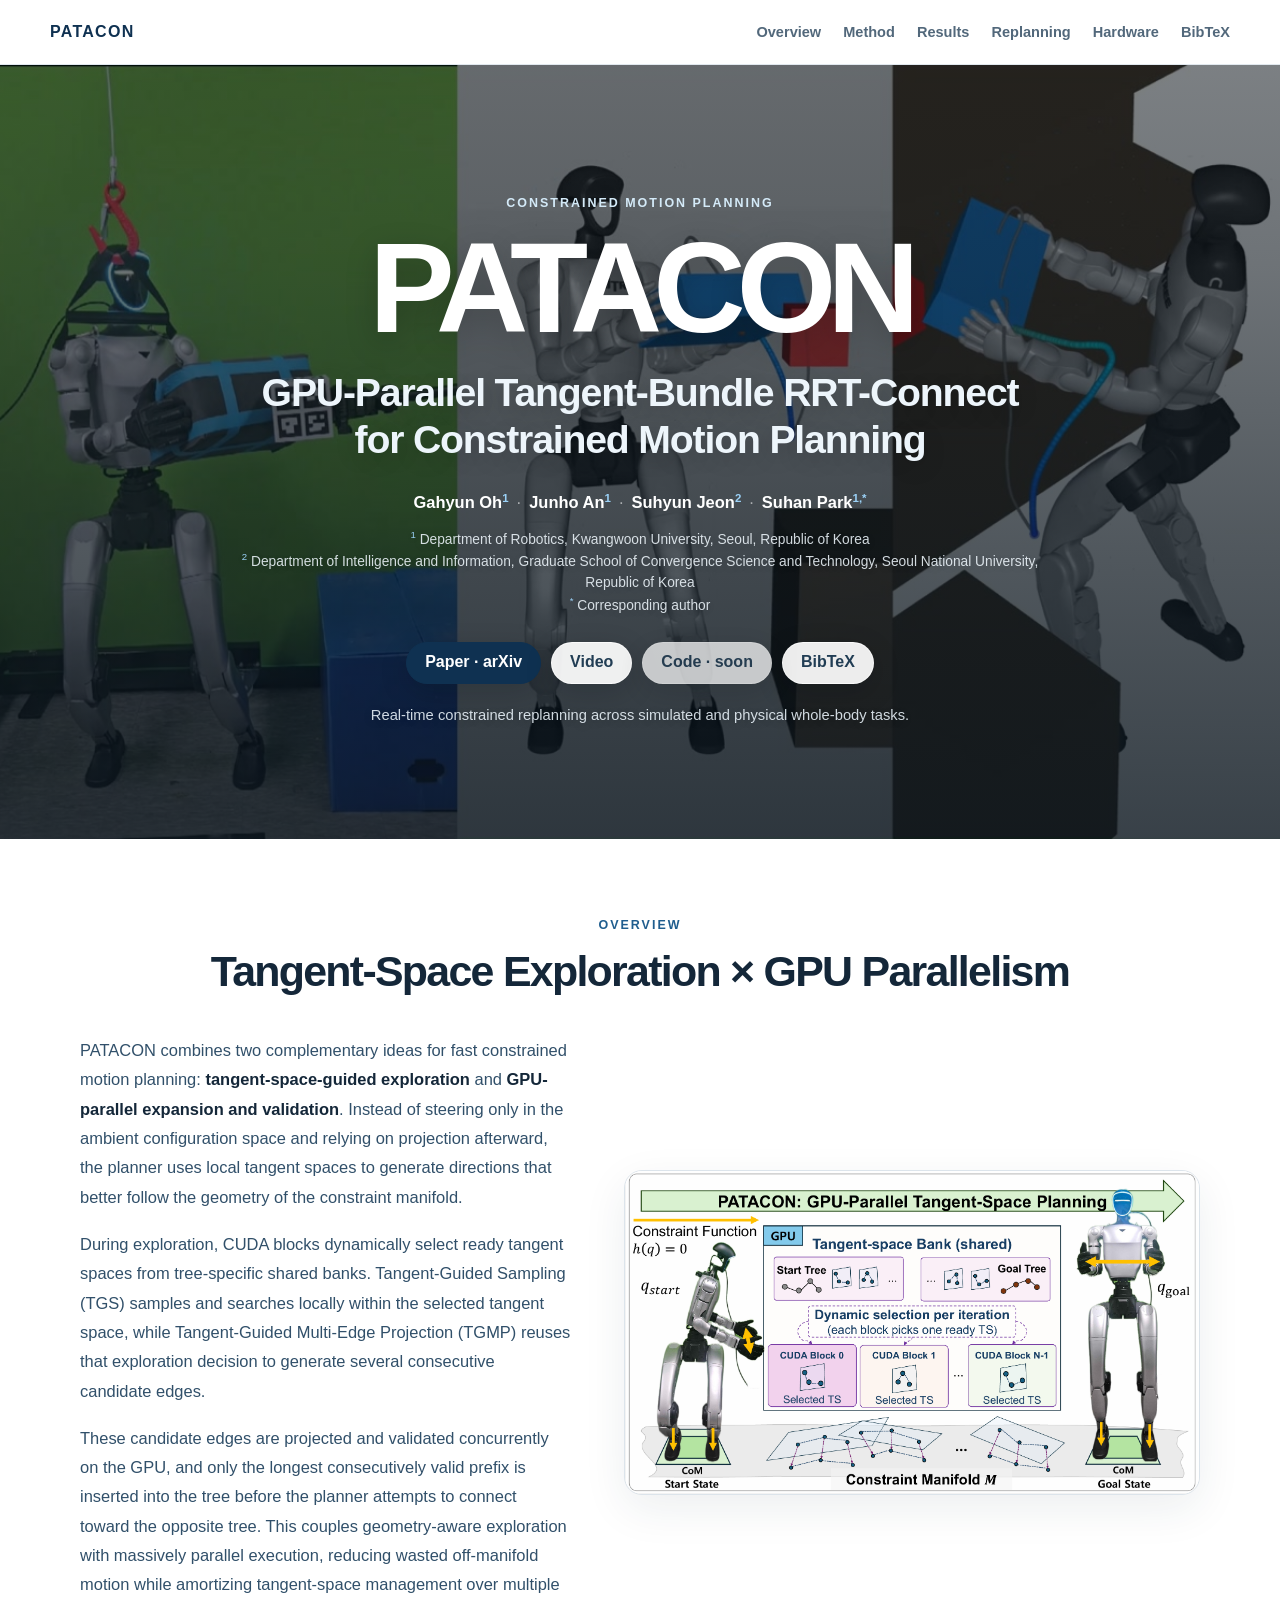
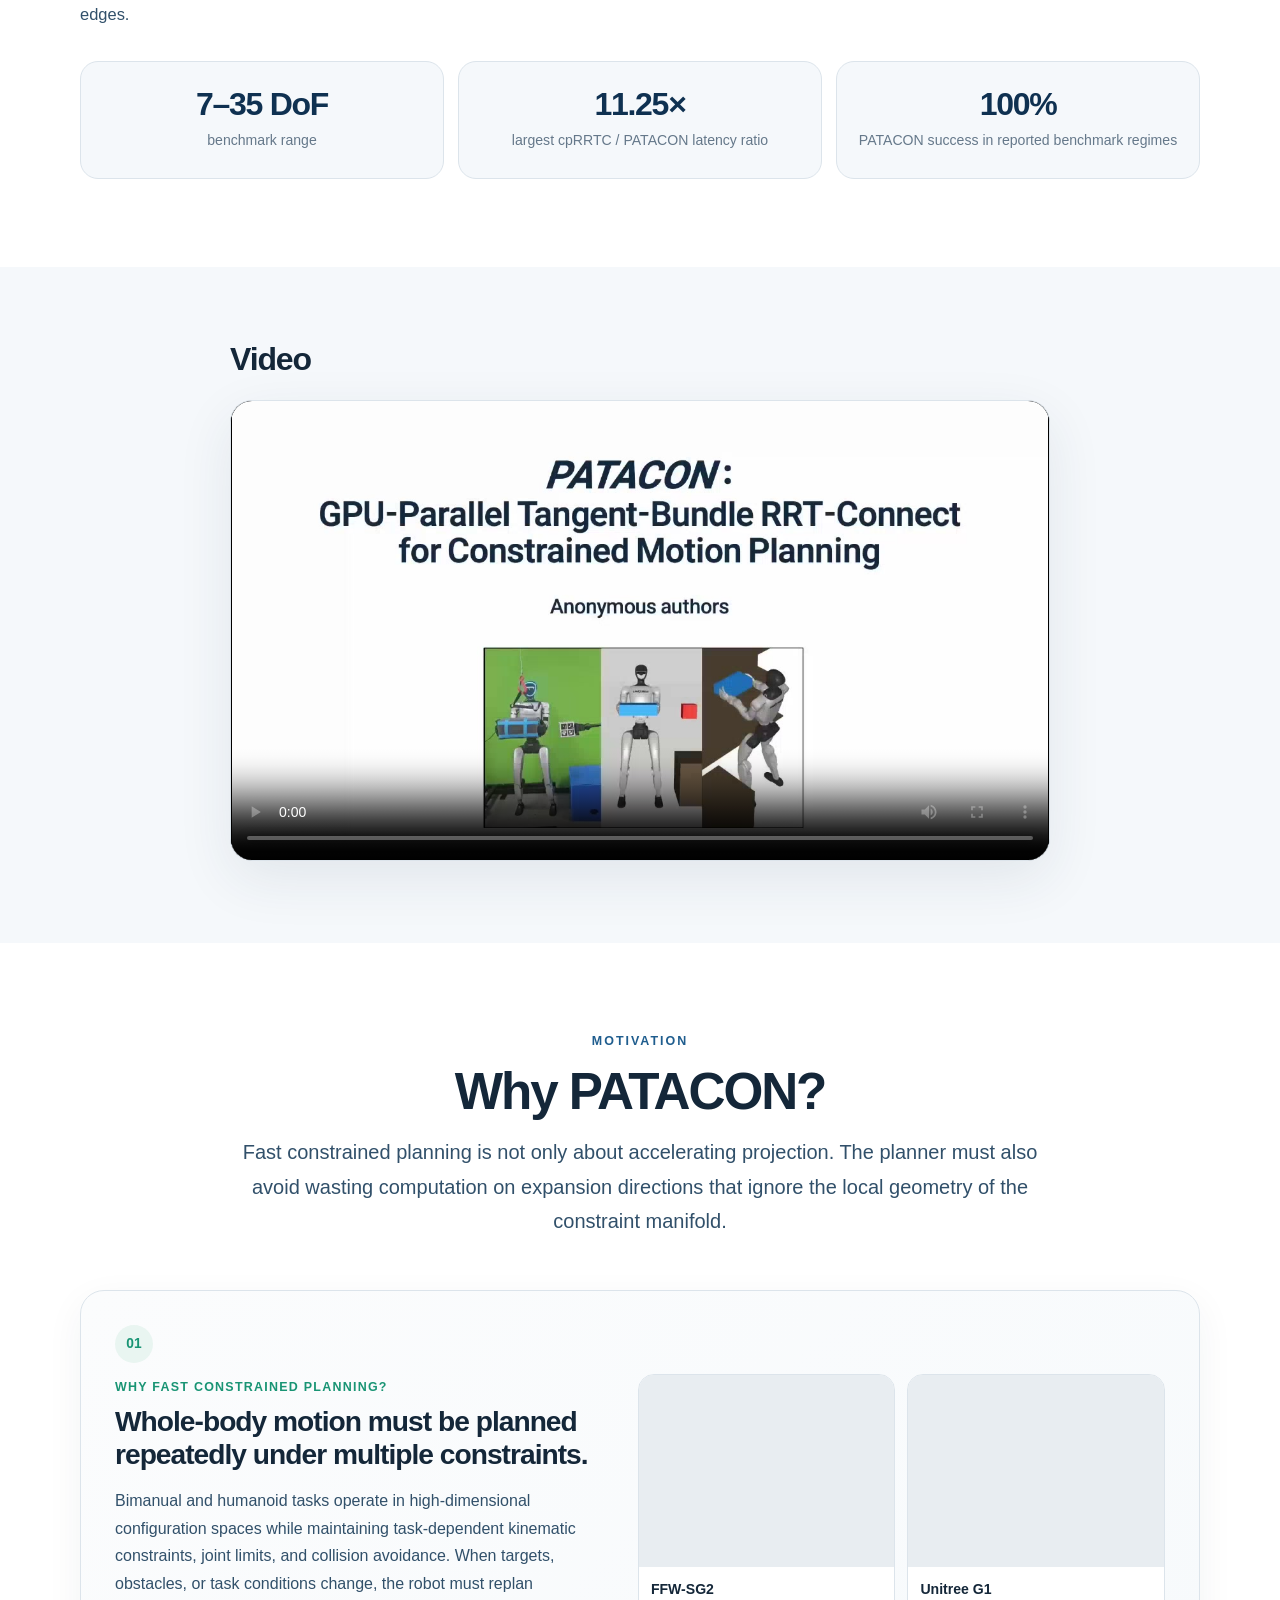
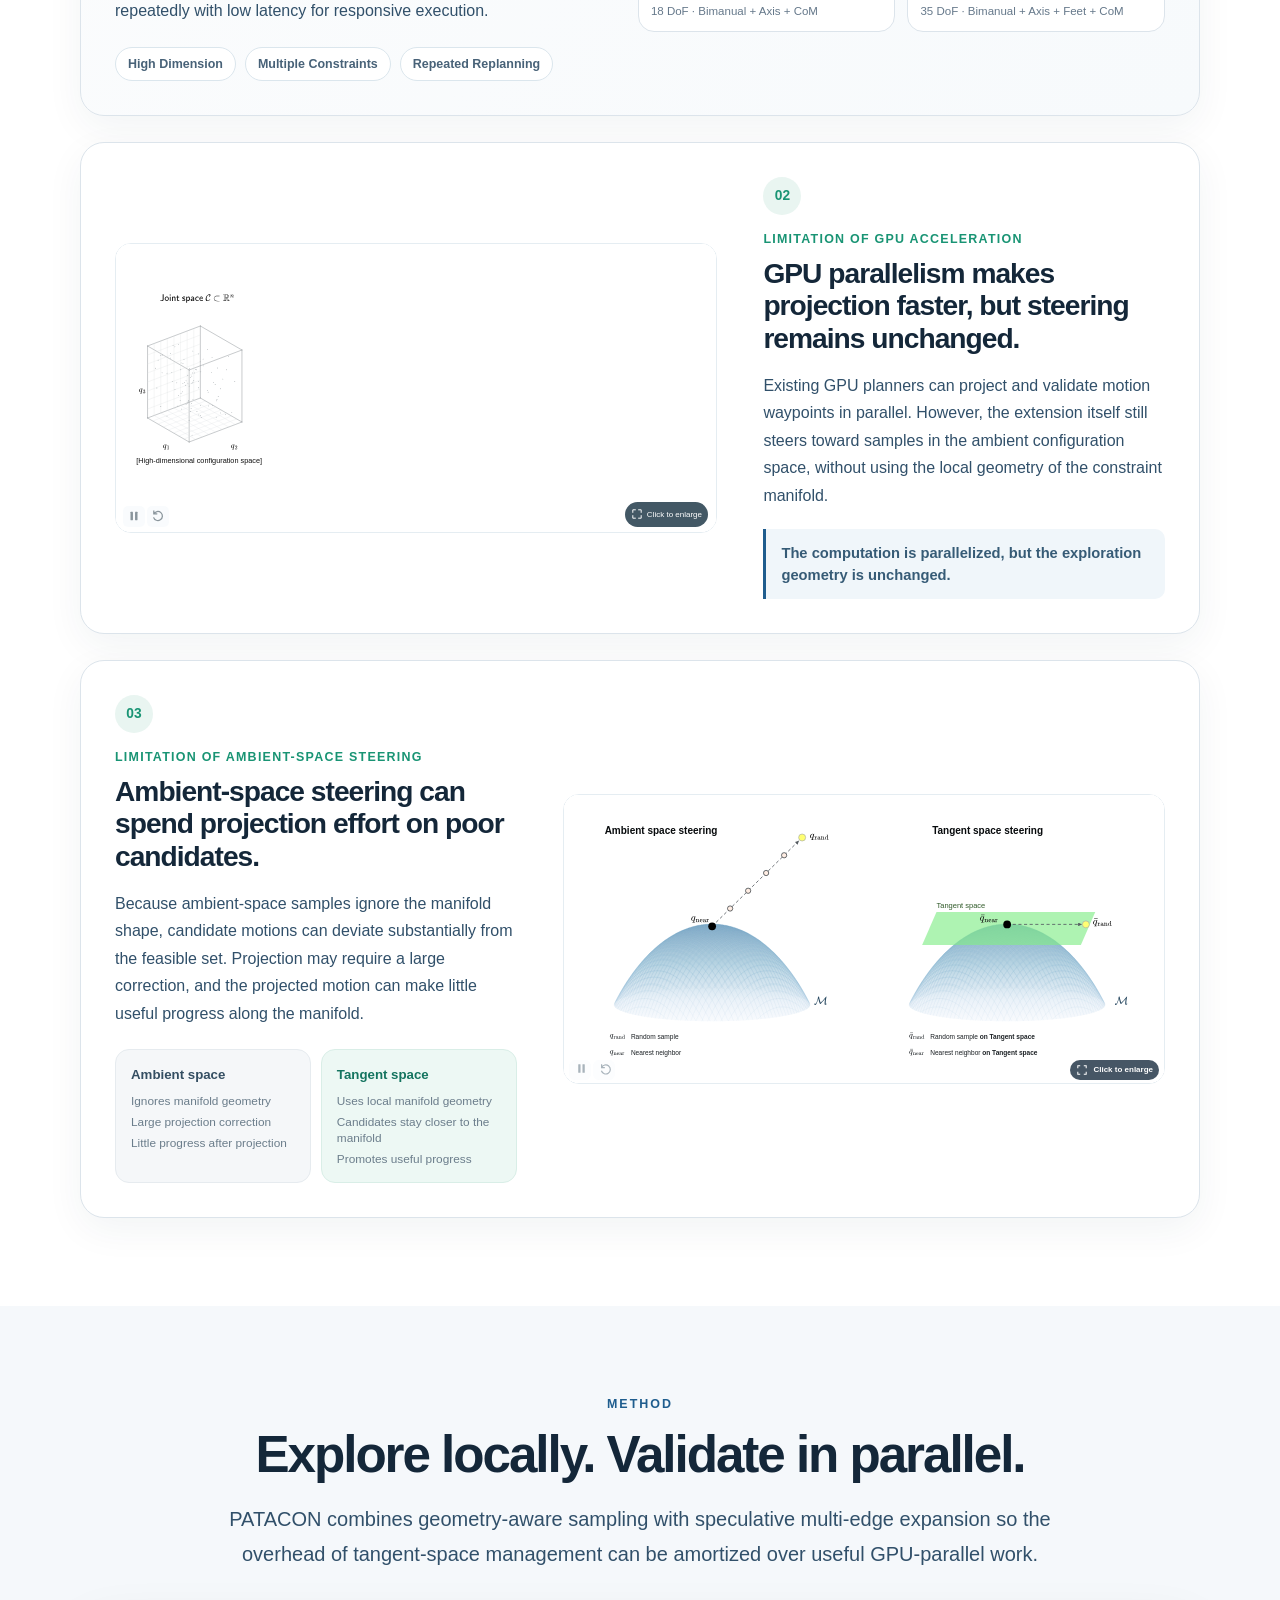
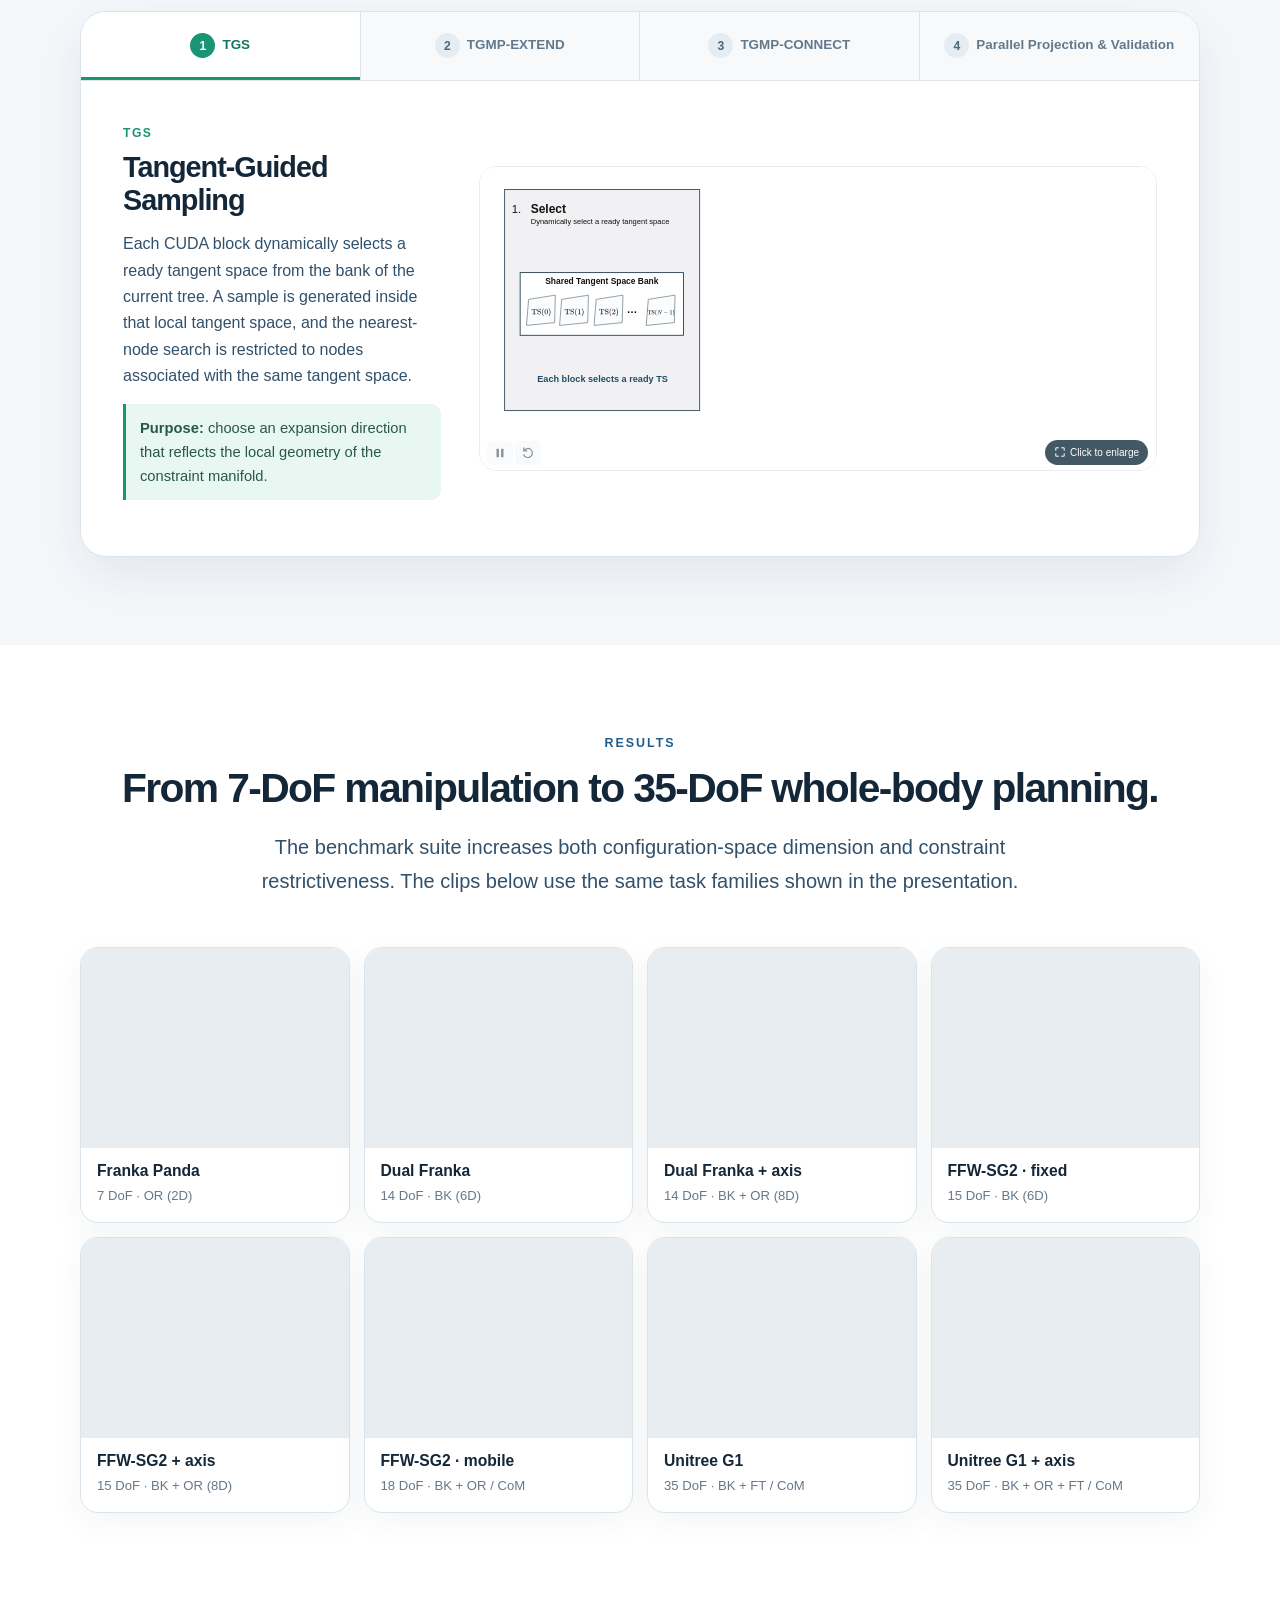
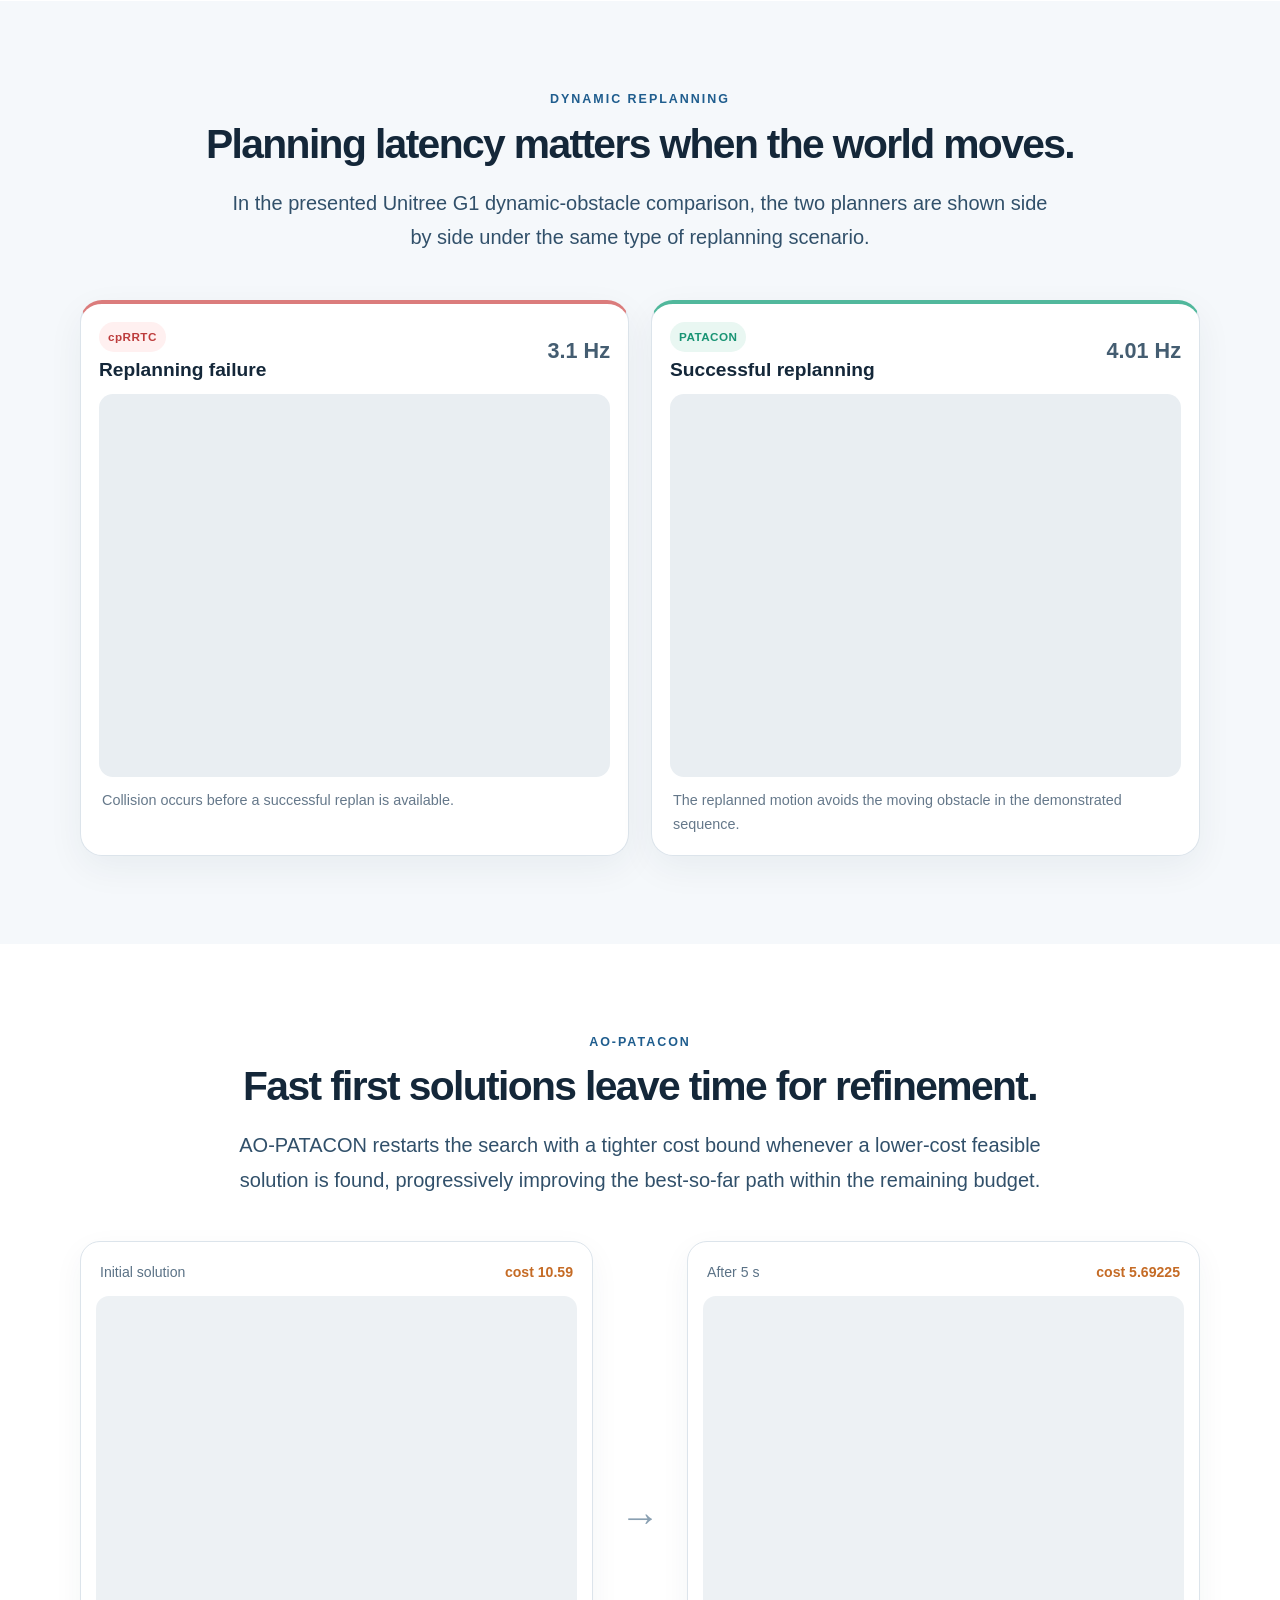
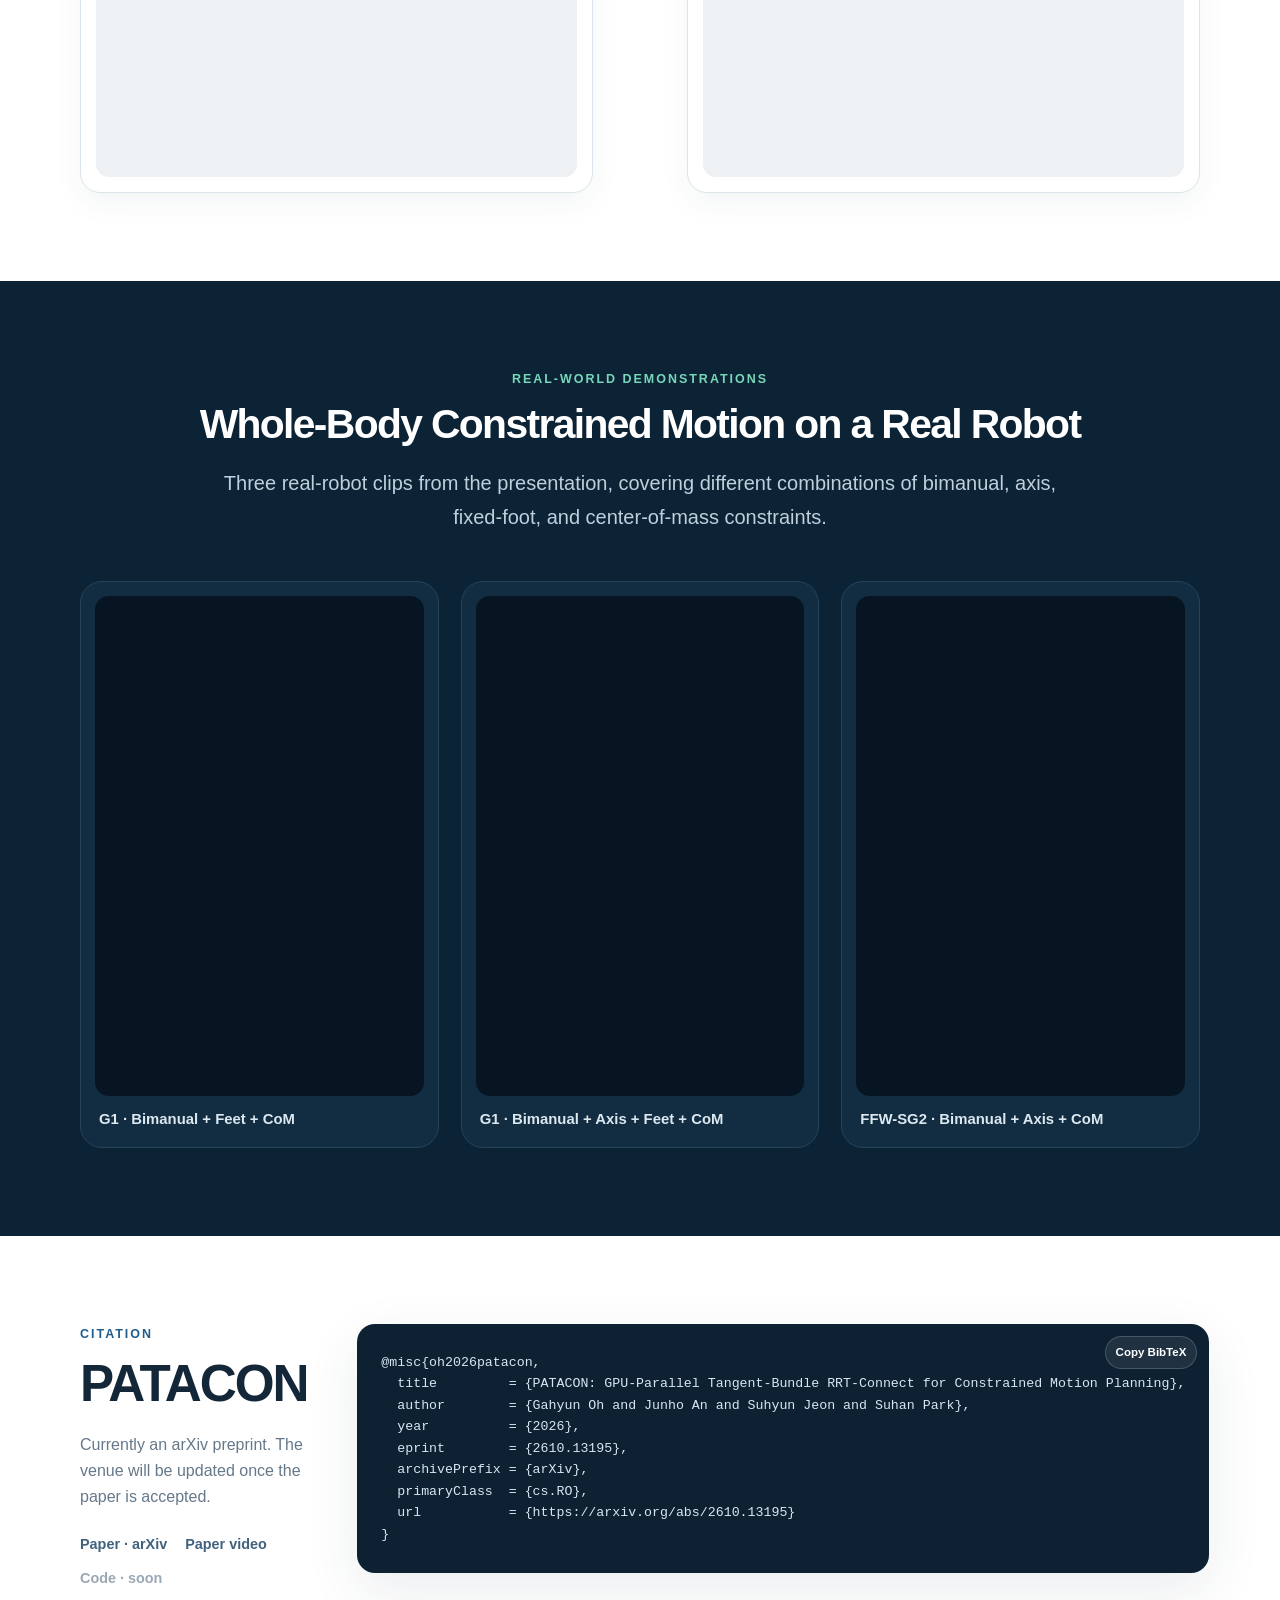
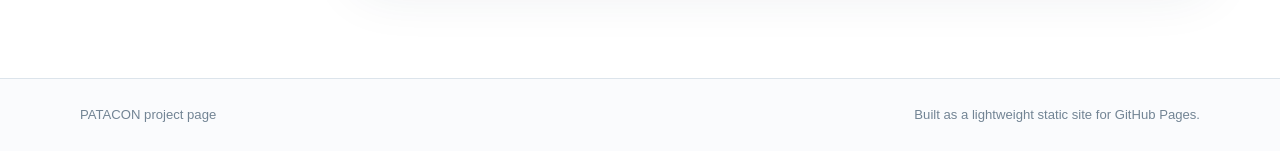
<file: index.html>
<!doctype html>
<html lang="en">
<head>
  <meta charset="utf-8">
  <meta name="viewport" content="width=device-width, initial-scale=1">
  <meta name="description" content="PATACON: GPU-Parallel Tangent-Bundle RRT-Connect for Constrained Motion Planning.">
  <meta name="theme-color" content="#ffffff">
  <title>PATACON — GPU-Parallel Tangent-Bundle RRT-Connect</title>
  <link rel="icon" href="assets/images/favicon.svg" type="image/svg+xml">
  <link rel="stylesheet" href="assets/css/styles.css">
  <link rel="stylesheet" href="assets/css/animations.css?v=20261009-expand-back">
</head>
<body>
  <header class="topbar">
    <div class="topbar-inner">
      <a class="brand" href="#top" aria-label="PATACON home">PATACON</a>
      <nav class="nav" aria-label="Primary navigation">
        <a href="#overview">Overview</a>
        <a href="#method">Method</a>
        <a href="#results">Results</a>
        <a href="#replanning">Replanning</a>
        <a href="#hardware">Hardware</a>
        <a href="#citation">BibTeX</a>
      </nav>
    </div>
  </header>

  <main id="top">
    <section class="hero hero-video section-pad">
      <div class="hero-bg" aria-hidden="true">
        <video class="loop-video hero-bg-video" autoplay muted loop playsinline preload="metadata" poster="assets/images/hero-poster.jpg">
          <source src="assets/video/hero-replanning.mp4" type="video/mp4">
        </video>
        <div class="hero-scrim"></div>
      </div>

      <div class="container narrow center hero-content">
        <p class="eyebrow">Constrained Motion Planning</p>
        <h1>PATACON</h1>
        <h2>GPU-Parallel Tangent-Bundle RRT-Connect<br class="desktop-break"> for Constrained Motion Planning</h2>

        <div class="authors" aria-label="Authors">
          <span>Gahyun Oh<sup>1</sup></span><span class="sep">·</span>
          <span>Junho An<sup>1</sup></span><span class="sep">·</span>
          <span>Suhyun Jeon<sup>2</sup></span><span class="sep">·</span>
          <span>Suhan Park<sup>1,*</sup></span>
        </div>
        <div class="affiliations">
          <div><sup>1</sup> Department of Robotics, Kwangwoon University, Seoul, Republic of Korea</div>
          <div><sup>2</sup> Department of Intelligence and Information, Graduate School of Convergence Science and Technology, Seoul National University, Republic of Korea</div>
          <div><sup>*</sup> Corresponding author</div>
        </div>

        <div class="hero-actions">
          <a id="paperBtn" class="btn primary" href="https://arxiv.org/abs/2610.13195" rel="noopener">Paper · arXiv</a>
          <a class="btn" href="#video">Video</a>
          <a id="codeBtn" class="btn disabled" href="#" aria-disabled="true">Code · soon</a>
          <a class="btn" href="#citation">BibTeX</a>
        </div>

        <p class="hero-caption">Real-time constrained replanning across simulated and physical whole-body tasks.</p>
      </div>
    </section>

    <section id="overview" class="section-pad overview-section">
      <div class="container overview-heading">
        <p class="eyebrow">Overview</p>
        <h2 class="section-title overview-title">Tangent-Space Exploration × GPU Parallelism</h2>
      </div>

      <div class="container overview-grid">
        <div class="overview-copy">
          <p>
            PATACON combines two complementary ideas for fast constrained motion planning: <strong>tangent-space-guided exploration</strong> and <strong>GPU-parallel expansion and validation</strong>. Instead of steering only in the ambient configuration space and relying on projection afterward, the planner uses local tangent spaces to generate directions that better follow the geometry of the constraint manifold.
          </p>
          <p>
            During exploration, CUDA blocks dynamically select ready tangent spaces from tree-specific shared banks. Tangent-Guided Sampling (TGS) samples and searches locally within the selected tangent space, while Tangent-Guided Multi-Edge Projection (TGMP) reuses that exploration decision to generate several consecutive candidate edges.
          </p>
          <p>
            These candidate edges are projected and validated concurrently on the GPU, and only the longest consecutively valid prefix is inserted into the tree before the planner attempts to connect toward the opposite tree. This couples geometry-aware exploration with massively parallel execution, reducing wasted off-manifold motion while amortizing tangent-space management over multiple edges.
          </p>
        </div>

        <figure class="overview-side-figure">
          <img class="overview-figure" src="assets/images/patacon-overview.png" alt="PATACON overview with start and goal trees, shared tangent-space banks, and multiple CUDA blocks exploring local tangent spaces." loading="eager">
        </figure>
      </div>

      <div class="container stats-grid">
        <div class="stat-card"><strong>7–35 DoF</strong><span>benchmark range</span></div>
        <div class="stat-card"><strong>11.25×</strong><span>largest cpRRTC / PATACON latency ratio</span></div>
        <div class="stat-card"><strong>100%</strong><span>PATACON success in reported benchmark regimes</span></div>
      </div>
    </section>

    <section id="video" class="section-pad soft-section video-section">
      <div class="container video-section-inner">
        <h2 class="video-section-title">Video</h2>
        <div class="media-shell video-main">
          <video controls playsinline preload="metadata" poster="assets/images/paper-video-first-frame.jpg" aria-label="PATACON paper explanation video">
            <source src="assets/video/patacon-paper-video.mp4" type="video/mp4">
          </video>
        </div>
      </div>
    </section>

    <section id="idea" class="section-pad motivation-section">
      <div class="container narrow center motivation-heading">
        <p class="eyebrow">Motivation</p>
        <h2 class="section-title">Why PATACON?</h2>
        <p class="lead">
          Fast constrained planning is not only about accelerating projection. The planner must also avoid wasting computation on expansion directions that ignore the local geometry of the constraint manifold.
        </p>
      </div>

      <div class="container motivation-flow">
        <article class="motivation-block motivation-block-tasks">
          <div class="motivation-copy">
            <div class="motivation-index">01</div>
            <p class="card-label">Why fast constrained planning?</p>
            <h3>Whole-body motion must be planned repeatedly under multiple constraints.</h3>
            <p>
              Bimanual and humanoid tasks operate in high-dimensional configuration spaces while maintaining task-dependent kinematic constraints, joint limits, and collision avoidance. When targets, obstacles, or task conditions change, the robot must replan repeatedly with low latency for responsive execution.
            </p>
            <div class="motivation-keywords" aria-label="Key challenges">
              <span>High Dimension</span>
              <span>Multiple Constraints</span>
              <span>Repeated Replanning</span>
            </div>
          </div>
          <div class="task-demo-pair" aria-label="Representative constrained whole-body tasks">
            <figure class="task-demo">
              <video class="loop-video" autoplay muted loop playsinline preload="metadata">
                <source src="assets/video/eval-ffw-mobile.mp4" type="video/mp4">
              </video>
              <figcaption><strong>FFW-SG2</strong><span>18 DoF · Bimanual + Axis + CoM</span></figcaption>
            </figure>
            <figure class="task-demo">
              <video class="loop-video" autoplay muted loop playsinline preload="metadata">
                <source src="assets/video/eval-g1-axis.mp4" type="video/mp4">
              </video>
              <figcaption><strong>Unitree G1</strong><span>35 DoF · Bimanual + Axis + Feet + CoM</span></figcaption>
            </figure>
          </div>
        </article>

        <article class="motivation-block motivation-block-gpu">
          <div class="motivation-visual">
            <div class="media-shell flat-media patacon-animation-shell" data-animation="gpu-acceleration-cropped" data-channel="patacon-diagram-animation" style="--animation-aspect:960/460">
              <iframe class="patacon-animation-frame" src="assets/animations/gpu-acceleration-cropped.html?embed=1&amp;v=20261009-latex" title="GPU acceleration diagram" width="960" height="460" loading="eager" allow="fullscreen" allowfullscreen></iframe>
            </div>
          </div>
          <div class="motivation-copy">
            <div class="motivation-index">02</div>
            <p class="card-label">Limitation of GPU acceleration</p>
            <h3>GPU parallelism makes projection faster, but steering remains unchanged.</h3>
            <p>
              Existing GPU planners can project and validate motion waypoints in parallel. However, the extension itself still steers toward samples in the ambient configuration space, without using the local geometry of the constraint manifold.
            </p>
            <p class="motivation-emphasis">The computation is parallelized, but the exploration geometry is unchanged.</p>
          </div>
        </article>

        <article class="motivation-block motivation-block-ambient">
          <div class="motivation-copy">
            <div class="motivation-index">03</div>
            <p class="card-label">Limitation of ambient-space steering</p>
            <h3>Ambient-space steering can spend projection effort on poor candidates.</h3>
            <p>
              Because ambient-space samples ignore the manifold shape, candidate motions can deviate substantially from the feasible set. Projection may require a large correction, and the projected motion can make little useful progress along the manifold.
            </p>
            <div class="steering-contrast">
              <div><strong>Ambient space</strong><span>Ignores manifold geometry</span><span>Large projection correction</span><span>Little progress after projection</span></div>
              <div><strong>Tangent space</strong><span>Uses local manifold geometry</span><span>Candidates stay closer to the manifold</span><span>Promotes useful progress</span></div>
            </div>
          </div>
          <div class="motivation-visual">
            <div class="media-shell flat-media patacon-animation-shell" data-animation="ambient-vs-tangent" data-channel="patacon-steering-animation" style="--animation-aspect:960/460">
              <iframe class="patacon-animation-frame" src="assets/animations/ambient-vs-tangent.html?embed=1&amp;v=20261009-latex" title="Ambient space and tangent space projection comparison" width="960" height="460" loading="eager" allow="fullscreen" allowfullscreen></iframe>
            </div>
          </div>
        </article>


      </div>
    </section>

    <section id="method" class="section-pad soft-section">
      <div class="container narrow center">
        <p class="eyebrow">Method</p>
        <h2 class="section-title">Explore locally. Validate in parallel.</h2>
        <p class="lead">PATACON combines geometry-aware sampling with speculative multi-edge expansion so the overhead of tangent-space management can be amortized over useful GPU-parallel work.</p>
      </div>

      <div class="container stepper" aria-label="PATACON method components">
        <div class="stepper-tabs" role="tablist" aria-label="Method components">
          <button class="step-tab active" type="button" role="tab" aria-selected="true" data-step="1"><span>1</span>TGS</button>
          <button class="step-tab" type="button" role="tab" aria-selected="false" data-step="2"><span>2</span>TGMP-EXTEND</button>
          <button class="step-tab" type="button" role="tab" aria-selected="false" data-step="3"><span>3</span>TGMP-CONNECT</button>
          <button class="step-tab" type="button" role="tab" aria-selected="false" data-step="4"><span>4</span>Parallel Projection &amp; Validation</button>
        </div>

        <article class="step-panel active" data-panel="1" role="tabpanel">
          <div class="step-copy">
            <div class="step-number">TGS</div>
            <h3>Tangent-Guided Sampling</h3>
            <p>Each CUDA block dynamically selects a ready tangent space from the bank of the current tree. A sample is generated inside that local tangent space, and the nearest-node search is restricted to nodes associated with the same tangent space.</p>
            <p class="takeaway"><strong>Purpose:</strong> choose an expansion direction that reflects the local geometry of the constraint manifold.</p>
          </div>
          <div class="step-visual method-video-wrap patacon-animation-shell" data-animation="method-tgs-cropped" data-channel="patacon-diagram-animation" style="--animation-aspect:960/430">
              <iframe class="patacon-animation-frame" src="assets/animations/method-tgs-cropped.html?embed=1&amp;v=20261009-latex" title="Tangent-Guided Sampling diagram" width="960" height="430" loading="eager" allow="fullscreen" allowfullscreen></iframe></div>
        </article>

        <article class="step-panel" data-panel="2" role="tabpanel" hidden>
          <div class="step-copy">
            <div class="step-number">TGMP-EXTEND</div>
            <h3>Multi-Edge EXTEND</h3>
            <p>TGMP reuses one tangent-space sampling and nearest-neighbor decision to generate an ordered batch of consecutive candidate edges along the same tangent direction. Candidate generation stops when the tangent-error threshold is crossed or the maximum batch size is reached.</p>
            <p>After projection and validation, PATACON inserts only the longest consecutively valid prefix. If the first edge is invalid, EXTEND returns TRAPPED; otherwise, the final inserted node is returned for the next operation.</p>
            <p class="takeaway"><strong>Key idea:</strong> reuse one exploration decision for multiple expansion steps instead of repeating sampling and nearest-neighbor search edge by edge.</p>
          </div>
          <div class="step-visual method-video-wrap patacon-animation-shell" data-animation="method-tgmp-extend" data-channel="patacon-diagram-animation" style="--animation-aspect:960/540">
              <iframe class="patacon-animation-frame" src="assets/animations/method-tgmp-extend.html?embed=1&amp;v=20261009-latex" title="TGMP-EXTEND diagram" width="960" height="540" loading="eager" allow="fullscreen" allowfullscreen></iframe></div>
        </article>

        <article class="step-panel" data-panel="3" role="tabpanel" hidden>
          <div class="step-copy">
            <div class="step-number">TGMP-CONNECT</div>
            <h3>Target-Directed CONNECT</h3>
            <p>After an exploratory EXTEND succeeds, PATACON selects a fixed target in the opposite tree. The displacement toward that target is projected into the current local tangent space, and the same TGMP-based EXTEND procedure is repeatedly applied toward the fixed target.</p>
            <p>When the two trees become sufficiently close, the remaining bridge is projected and validated before the path is accepted.</p>
            <p class="takeaway"><strong>Key idea:</strong> use the same tangent-guided multi-edge machinery for both exploration and bidirectional connection.</p>
          </div>
          <div class="step-visual method-video-wrap patacon-animation-shell" data-animation="method-tgmp-connect" data-channel="patacon-diagram-animation" style="--animation-aspect:960/540">
              <iframe class="patacon-animation-frame" src="assets/animations/method-tgmp-connect.html?embed=1&amp;v=20261009-latex" title="TGMP-CONNECT diagram" width="960" height="540" loading="eager" allow="fullscreen" allowfullscreen></iframe></div>
        </article>

        <article class="step-panel" data-panel="4" role="tabpanel" hidden>
          <div class="step-copy">
            <div class="step-number">GPU PARALLELISM</div>
            <h3>Parallel Projection &amp; Validation</h3>
            <p>Multiple candidate edges generated by TGMP are assigned to cooperative GPU thread groups and processed concurrently. Within each individual edge, waypoint projection remains sequential so that each projected waypoint provides the anchor for the next.</p>
            <p>Projection convergence, joint limits, and collision constraints are checked before any candidate is inserted into the tree.</p>
            <p class="takeaway"><strong>Parallel across edges, ordered within each edge.</strong></p>
          </div>
          <div class="step-visual method-video-wrap patacon-animation-shell" data-animation="method-parallel-projection" data-channel="patacon-diagram-animation" style="--animation-aspect:960/540">
              <iframe class="patacon-animation-frame" src="assets/animations/method-parallel-projection.html?embed=1&amp;v=20261009-latex" title="Parallel Projection and Validation diagram" width="960" height="540" loading="eager" allow="fullscreen" allowfullscreen></iframe></div>
        </article>
      </div>

    </section>

    <section id="results" class="section-pad">
      <div class="container narrow center">
        <p class="eyebrow">Results</p>
        <h2 class="section-title single-line-title">From 7-DoF manipulation to 35-DoF whole-body planning.</h2>
        <p class="lead">The benchmark suite increases both configuration-space dimension and constraint restrictiveness. The clips below use the same task families shown in the presentation.</p>
      </div>

      <div class="container demo-grid four-up">
        <article class="demo-card"><video class="loop-video" autoplay muted loop playsinline preload="metadata"><source src="assets/video/eval-franka.mp4" type="video/mp4"></video><div class="demo-meta"><h3>Franka Panda</h3><p>7 DoF · OR (2D)</p></div></article>
        <article class="demo-card"><video class="loop-video" autoplay muted loop playsinline preload="metadata"><source src="assets/video/eval-dual.mp4" type="video/mp4"></video><div class="demo-meta"><h3>Dual Franka</h3><p>14 DoF · BK (6D)</p></div></article>
        <article class="demo-card"><video class="loop-video" autoplay muted loop playsinline preload="metadata"><source src="assets/video/eval-dual-axis.mp4" type="video/mp4"></video><div class="demo-meta"><h3>Dual Franka + axis</h3><p>14 DoF · BK + OR (8D)</p></div></article>
        <article class="demo-card"><video class="loop-video" autoplay muted loop playsinline preload="metadata"><source src="assets/video/eval-ffw-fixed.mp4" type="video/mp4"></video><div class="demo-meta"><h3>FFW-SG2 · fixed</h3><p>15 DoF · BK (6D)</p></div></article>
        <article class="demo-card"><video class="loop-video" autoplay muted loop playsinline preload="metadata"><source src="assets/video/eval-ffw-fixed-axis.mp4" type="video/mp4"></video><div class="demo-meta"><h3>FFW-SG2 + axis</h3><p>15 DoF · BK + OR (8D)</p></div></article>
        <article class="demo-card"><video class="loop-video" autoplay muted loop playsinline preload="metadata"><source src="assets/video/eval-ffw-mobile.mp4" type="video/mp4"></video><div class="demo-meta"><h3>FFW-SG2 · mobile</h3><p>18 DoF · BK + OR / CoM</p></div></article>
        <article class="demo-card"><video class="loop-video" autoplay muted loop playsinline preload="metadata"><source src="assets/video/eval-g1.mp4" type="video/mp4"></video><div class="demo-meta"><h3>Unitree G1</h3><p>35 DoF · BK + FT / CoM</p></div></article>
        <article class="demo-card"><video class="loop-video" autoplay muted loop playsinline preload="metadata"><source src="assets/video/eval-g1-axis.mp4" type="video/mp4"></video><div class="demo-meta"><h3>Unitree G1 + axis</h3><p>35 DoF · BK + OR + FT / CoM</p></div></article>
      </div>


    </section>

    <section id="replanning" class="section-pad soft-section">
      <div class="container narrow center">
        <p class="eyebrow">Dynamic replanning</p>
        <h2 class="section-title single-line-title">Planning latency matters when the world moves.</h2>
        <p class="lead">In the presented Unitree G1 dynamic-obstacle comparison, the two planners are shown side by side under the same type of replanning scenario.</p>
      </div>

      <div class="container two-video-grid">
        <article class="video-compare-card danger-card">
          <div class="video-card-head"><div><span class="pill danger">cpRRTC</span><h3>Replanning failure</h3></div><strong>3.1 Hz</strong></div>
          <video class="loop-video" autoplay muted loop playsinline preload="metadata"><source src="assets/video/dynamic-cprrtc.mp4" type="video/mp4"></video>
          <p>Collision occurs before a successful replan is available.</p>
        </article>
        <article class="video-compare-card success-card">
          <div class="video-card-head"><div><span class="pill success">PATACON</span><h3>Successful replanning</h3></div><strong>4.01 Hz</strong></div>
          <video class="loop-video" autoplay muted loop playsinline preload="metadata"><source src="assets/video/dynamic-patacon.mp4" type="video/mp4"></video>
          <p>The replanned motion avoids the moving obstacle in the demonstrated sequence.</p>
        </article>
      </div>
    </section>

    <section id="anytime" class="section-pad">
      <div class="container narrow center">
        <p class="eyebrow">AO-PATACON</p>
        <h2 class="section-title single-line-title">Fast first solutions leave time for refinement.</h2>
        <p class="lead">AO-PATACON restarts the search with a tighter cost bound whenever a lower-cost feasible solution is found, progressively improving the best-so-far path within the remaining budget.</p>
      </div>
      <div class="container anytime-grid">
        <article class="anytime-card"><div class="card-topline"><span>Initial solution</span><strong>cost 10.59</strong></div><video class="loop-video" autoplay muted loop playsinline preload="metadata"><source src="assets/video/anytime-before.mp4" type="video/mp4"></video></article>
        <div class="arrow-card" aria-hidden="true">→</div>
        <article class="anytime-card"><div class="card-topline"><span>After 5 s</span><strong>cost 5.69225</strong></div><video class="loop-video" autoplay muted loop playsinline preload="metadata"><source src="assets/video/anytime-after.mp4" type="video/mp4"></video></article>
      </div>
    </section>

    <section id="hardware" class="section-pad dark-section">
      <div class="container narrow center on-dark">
        <p class="eyebrow">Real-world demonstrations</p>
        <h2 class="section-title single-line-title">Whole-Body Constrained Motion on a Real Robot</h2>
        <p class="lead">Three real-robot clips from the presentation, covering different combinations of bimanual, axis, fixed-foot, and center-of-mass constraints.</p>
      </div>
      <div class="container hardware-grid">
        <article class="hardware-card"><video class="loop-video portrait" autoplay muted loop playsinline preload="metadata"><source src="assets/video/real-g1-feet.mp4" type="video/mp4"></video><h3>G1 · Bimanual + Feet + CoM</h3></article>
        <article class="hardware-card"><video class="loop-video portrait" autoplay muted loop playsinline preload="metadata"><source src="assets/video/real-g1-axis-feet.mp4" type="video/mp4"></video><h3>G1 · Bimanual + Axis + Feet + CoM</h3></article>
        <article class="hardware-card"><video class="loop-video portrait" autoplay muted loop playsinline preload="metadata"><source src="assets/video/real-ffw-axis.mp4" type="video/mp4"></video><h3>FFW-SG2 · Bimanual + Axis + CoM</h3></article>
      </div>
    </section>

    <section id="citation" class="section-pad citation-section">
      <div class="container citation-grid">
        <div>
          <p class="eyebrow left">Citation</p>
          <h2 class="section-title left-title">PATACON</h2>
          <p class="citation-note">Currently an arXiv preprint. The venue will be updated once the paper is accepted.</p>
          <div class="footer-links">
            <a id="paperFooterLink" href="https://arxiv.org/abs/2610.13195" rel="noopener">Paper · arXiv</a>
            <a href="#video">Paper video</a>
            <a id="codeFooterLink" class="disabled-link" href="#" aria-disabled="true">Code · soon</a>
          </div>
        </div>
        <div class="bib-wrap">
          <button id="copyBib" class="copy-btn" type="button">Copy BibTeX</button>
          <pre id="bibtex"><code>@misc{oh2026patacon,
  title         = {PATACON: GPU-Parallel Tangent-Bundle RRT-Connect for Constrained Motion Planning},
  author        = {Gahyun Oh and Junho An and Suhyun Jeon and Suhan Park},
  year          = {2026},
  eprint        = {2610.13195},
  archivePrefix = {arXiv},
  primaryClass  = {cs.RO},
  url           = {https://arxiv.org/abs/2610.13195}
}</code></pre>
        </div>
      </div>
    </section>
  </main>

  <footer>
    <div class="container footer-inner">
      <span>PATACON project page</span>
      <span>Built as a lightweight static site for GitHub Pages.</span>
    </div>
  </footer>

  <script src="assets/js/site-config.js?v=20261016-arxiv"></script>
  <script src="assets/js/main.js?v=20261016-arxiv"></script>
  <script src="assets/js/animations-embed.js?v=20261009-expand-back"></script>
</body>
</html>
</file>
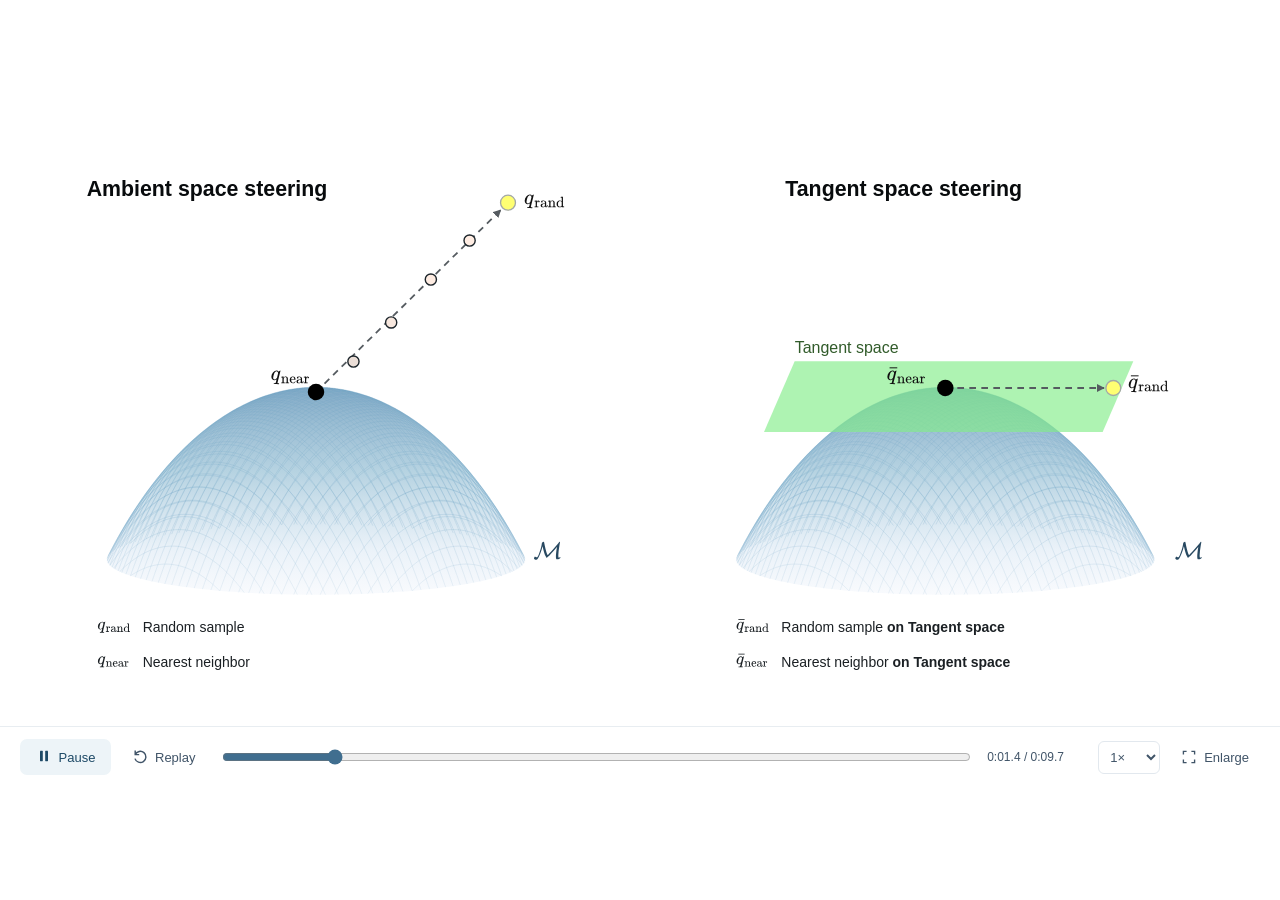
<file: assets/animations/ambient-vs-tangent.html>
<!doctype html>
<html lang="en">
<head>
<meta charset="utf-8">
<meta name="viewport" content="width=device-width, initial-scale=1">
<meta name="description" content="An animated, vector-based comparison of ambient-space and tangent-space projection, recreated for the PATACON project page.">
<title>Ambient Space vs. Tangent Space — PATACON</title>
<script>
  // Embedded and standalone modes use the same self-contained file.
  if (new URLSearchParams(location.search).get('embed') === '1') {
    document.documentElement.classList.add('embed');
  }
</script>
<style>
  :root { color-scheme: light; --ink: #142739; --muted: #6b7885; }
  * { box-sizing: border-box; }
  html, body { margin: 0; min-height: 100%; background: #fff; }
  body {
    min-height: 100vh; min-height: 100svh; display: flex; align-items: center;
    justify-content: center; color: var(--ink);
    font-family: Arial, Helvetica, sans-serif; -webkit-font-smoothing: antialiased;
  }
  button, select, input { font: inherit; }
  button { -webkit-tap-highlight-color: transparent; }
  .viewer { width: min(1500px, 100%); position: relative; background: #fff; }
  .scene { position: relative; width: 100%; aspect-ratio: 48 / 23; background: #fff; }
  .scene > svg { display: block; width: 100%; height: 100%; overflow: visible; }
  .controls {
    min-height: 62px; display: flex; align-items: center; gap: 10px;
    padding: 10px 20px; border-top: 1px solid #e8edf1;
    font-size: 13px; color: #405468; background: #fff;
  }
  .control-btn {
    display: inline-flex; align-items: center; justify-content: center; gap: 7px;
    min-height: 36px; padding: 7px 10px; border: 1px solid transparent;
    border-radius: 7px; background: transparent; color: inherit; cursor: pointer;
    white-space: nowrap;
  }
  .control-btn:hover { background: #f0f5f8; }
  .control-btn svg, .mini-btn svg, .expand-hint svg { width: 16px; height: 16px; flex: none; }
  .control-btn.primary { background: #edf4f8; color: #1d4966; min-width: 91px; }
  .control-btn.primary:hover { background: #e1edf4; }
  button:focus-visible, select:focus-visible, input:focus-visible {
    outline: 2px solid #326b91; outline-offset: 3px;
  }
  .timeline { flex: 1; min-width: 40px; accent-color: #406e8f; cursor: pointer; height: 24px; margin: 0 6px; }
  .time { font-size: 12px; font-variant-numeric: tabular-nums; min-width: 101px; }
  .speed { border: 1px solid #e2e8ee; background: white; color: #405468; padding: 7px; border-radius: 6px; cursor: pointer; }
  .embed-controls, .expand-hint { display: none; }
  .sr-only { position: absolute; width: 1px; height: 1px; padding: 0; margin: -1px; overflow: hidden; clip: rect(0,0,0,0); white-space: nowrap; border: 0; }
  .embed body { min-height: 0; height: 100vh; overflow: hidden; }
  .embed .viewer { width: 100%; }
  .embed:not(.expanded) .controls { display: none; }
  .embed:not(.expanded) .scene > svg { cursor: zoom-in; }
  .embed:not(.expanded) .embed-controls {
    display: flex; gap: 2px; position: absolute; left: 9px; bottom: 7px;
    opacity: .48; transition: opacity .16s ease;
  }
  .embed-controls:focus-within, .viewer:hover .embed-controls { opacity: 1 !important; }
  .mini-btn { display: grid; place-items: center; width: 28px; height: 26px; border-radius: 6px; border: 0; color: #4a6172; background: rgba(247,250,252,.92); cursor: pointer; }
  .mini-btn svg { width: 13px; height: 13px; }
  .embed:not(.expanded) .expand-hint {
    display: inline-flex; align-items: center; gap: 5px; position: absolute;
    right: 9px; bottom: 7px; border: 0; border-radius: 999px;
    padding: 6px 9px; color: #fff; background: rgba(12,34,53,.76);
    font-size: 10px; font-weight: 600; cursor: zoom-in;
  }
  .expand-hint svg { width: 12px; height: 12px; }
  .expanded body { height: 100vh; overflow: hidden; }
  .viewer:fullscreen, .viewer.local-expanded {
    width: 100vw; height: 100vh; max-width: none; display: flex;
    flex-direction: column; justify-content: center; align-items: center; background: #fff;
  }
  .viewer.local-expanded { position: fixed; inset: 0; z-index: 10000; }
  .expanded .viewer { width: 100vw; height: 100vh; display: flex; flex-direction: column; justify-content: center; align-items: center; }
  .viewer:fullscreen .scene, .viewer.local-expanded .scene, .expanded .scene {
    width: min(100vw, calc((100vh - 62px) * 48 / 23)); flex-shrink: 0;
  }
  .viewer:fullscreen .controls, .viewer.local-expanded .controls, .expanded .controls {
    width: min(100vw, calc((100vh - 62px) * 48 / 23)); flex-shrink: 0;
  }
  @media (max-width: 600px) {
    .controls { min-height: 56px; padding: 8px; gap: 3px; font-size: 12px; }
    .control-btn { padding: 7px; }
    .control-btn.primary { min-width: 34px; }
    .control-label { display: none; }
    .time { font-size: 10px; min-width: 85px; }
    .speed { padding: 5px 2px; font-size: 11px; }
    .timeline { margin: 0 3px; }
    .embed:not(.expanded) .expand-hint { font-size: 8px; padding: 4px 6px; right: 5px; bottom: 3px; }
    .embed:not(.expanded) .embed-controls { left: 5px; bottom: 3px; }
    .mini-btn { width: 22px; height: 20px; }
  }
  @media (prefers-reduced-motion: reduce) { * { transition: none !important; } }
</style>
<!-- LaTeX labels: pre-rendered MathJax SVG; no CDN or web-font dependency. -->
<script src="../js/latex-equations.js?v=20261009-latex"></script>
<script src="../js/latex-labels.js?v=20261009-latex"></script>
</head>
<body>
<main class="viewer" id="viewer" aria-label="Ambient-space and tangent-space projection animation">
  <div class="scene" id="scene">
    <svg id="diagram" viewBox="0 0 960 460" xmlns="http://www.w3.org/2000/svg" role="img" aria-labelledby="diagram-title diagram-description">
      <title id="diagram-title">Ambient space steering and tangent space steering</title>
      <desc id="diagram-description">Two blue curved constraint manifolds. On the left, four candidate nodes on a line toward an ambient-space sample travel along long orange projection arrows and land close together on the manifold. On the right, three nodes sampled on a green tangent plane travel along short purple projection arrows and land farther apart. The left sequence plays first, followed by the right sequence.</desc>
      <defs>
        <linearGradient id="surface-fill" x1="0" y1="-8" x2="0" y2="157" gradientUnits="userSpaceOnUse">
          <stop offset="0" stop-color="#6b9abc" stop-opacity=".88"/>
          <stop offset=".42" stop-color="#a1c6d9" stop-opacity=".78"/>
          <stop offset=".78" stop-color="#e1ecf6" stop-opacity=".68"/>
          <stop offset="1" stop-color="#f7f9fd" stop-opacity=".66"/>
        </linearGradient>
        <linearGradient id="grid-fade" x1="0" y1="0" x2="0" y2="162" gradientUnits="userSpaceOnUse">
          <stop offset="0" stop-color="white" stop-opacity=".62"/>
          <stop offset=".6" stop-color="white" stop-opacity=".85"/>
          <stop offset="1" stop-color="white" stop-opacity=".40"/>
        </linearGradient>
        <mask id="grid-mask" maskUnits="userSpaceOnUse" x="-170" y="-10" width="340" height="180">
          <rect x="-170" y="-10" width="340" height="180" fill="url(#grid-fade)"/>
        </mask>
        <marker id="arrow-gray" viewBox="0 0 10 10" refX="9" refY="5" markerWidth="6" markerHeight="6" orient="auto-start-reverse" markerUnits="userSpaceOnUse">
          <path d="M0 0 L10 5 L0 10 Z" fill="#555b60"/>
        </marker>
        <marker id="arrow-orange" viewBox="0 0 10 10" refX="9" refY="5" markerWidth="6" markerHeight="6" orient="auto" markerUnits="userSpaceOnUse">
          <path d="M0 0 L10 5 L0 10 Z" fill="#d76a38"/>
        </marker>
        <marker id="arrow-purple" viewBox="0 0 10 10" refX="9" refY="5" markerWidth="6" markerHeight="6" orient="auto" markerUnits="userSpaceOnUse">
          <path d="M0 0 L10 5 L0 10 Z" fill="#94268b"/>
        </marker>
        <marker id="arrow-red" viewBox="0 0 10 10" refX="9" refY="5" markerWidth="6" markerHeight="6" orient="auto-start-reverse" markerUnits="userSpaceOnUse">
          <path d="M0 0 L10 5 L0 10 Z" fill="#b90012"/>
        </marker>
        <marker id="arrow-purple-both" viewBox="0 0 10 10" refX="9" refY="5" markerWidth="6" markerHeight="6" orient="auto-start-reverse" markerUnits="userSpaceOnUse">
          <path d="M0 0 L10 5 L0 10 Z" fill="#791274"/>
        </marker>
        <marker id="arrow-black" viewBox="0 0 10 10" refX="9" refY="5" markerWidth="5.5" markerHeight="5.5" orient="auto" markerUnits="userSpaceOnUse">
          <path d="M0 0 L10 5 L0 10 Z" fill="#162635"/>
        </marker>
        <g id="manifold-surface"></g>
      </defs>
      <rect width="960" height="460" fill="white"/>
      <g font-family="Arial, Helvetica, sans-serif" fill="#080b0d">
        <text x="65" y="63" font-size="16" font-weight="700">Ambient space steering</text>
        <text x="589" y="63" font-size="16" font-weight="700">Tangent space steering</text>
      </g>
      <use href="#manifold-surface" transform="translate(237 208)"/>
      <use href="#manifold-surface" transform="translate(709 208)"/>
      <g font-family="Georgia, 'Times New Roman', serif" font-style="italic" font-size="18" fill="#284961">
        <g data-tex="\mathcal{M}" data-x="400" data-y="335" data-size="18" data-fill="#284961"></g><g data-tex="\mathcal{M}" data-x="881" data-y="335" data-size="18" data-fill="#284961"></g>
      </g>
      <polygon points="596,187 850,187 827,240 573,240" fill="#83ed89" fill-opacity=".65"/>
      <text x="596" y="181" font-family="Arial, Helvetica, sans-serif" font-size="12" fill="#315b2a">Tangent space</text>
      <!-- Steering directions remain visible throughout the loop. -->
      <path d="M 237 210 L 375.5 73.5" stroke="#555b60" stroke-width="1.35" stroke-dasharray="5 4" fill="none" marker-end="url(#arrow-gray)"/>
      <path d="M 709 207 L 828 207" stroke="#555b60" stroke-width="1.35" stroke-dasharray="5 4" fill="none" marker-end="url(#arrow-gray)"/>
      <g id="ambient-projection"></g>
      <g id="tangent-projection"></g>
      <g id="ambient-bracket" opacity="0" fill="none" stroke="#b90012" stroke-width="1.3">
        <path d="M 353 98 H 372 M 316 229 H 372" stroke-dasharray="5 4"/>
        <path d="M 363 99 V 228" marker-start="url(#arrow-red)" marker-end="url(#arrow-red)"/>
        <text x="374" y="160" stroke="none" fill="#b90012" font-family="Arial, Helvetica, sans-serif" font-size="11.7" font-weight="700">
          <tspan x="374">Long</tspan><tspan x="374" dy="14">projection distance</tspan>
        </text>
      </g>
      <g id="tangent-bracket" opacity="0" fill="none" stroke="#791274" stroke-width="1.3">
        <path d="M 816 207 H 838 M 816 260 H 838" stroke-dasharray="5 4"/>
        <path d="M 829 208 V 259" marker-start="url(#arrow-purple-both)" marker-end="url(#arrow-purple-both)"/>
        <text x="835" y="234" stroke="none" fill="#791274" font-family="Arial, Helvetica, sans-serif" font-size="11.7" font-weight="700">
          <tspan x="835">Short</tspan><tspan x="835" dy="14">projection distance</tspan>
        </text>
      </g>
      <g id="anchors">
        <circle cx="237" cy="210" r="6.2" fill="#000"/>
        <circle cx="381" cy="68" r="5.6" fill="#ffff72" stroke="#a4a9a6" stroke-width="1"/>
        <circle cx="709" cy="207" r="6.2" fill="#000"/>
        <circle cx="835" cy="207" r="5.6" fill="#ffff72" stroke="#a4a9a6" stroke-width="1"/>
      </g>
      <g font-family="'Times New Roman', Georgia, serif" fill="#101010" font-size="16">
        <g data-tex="q_{\mathrm{near}}" data-x="203" data-y="201" data-size="16" data-fill="#101010"></g>
        <g data-tex="q_{\mathrm{rand}}" data-x="393" data-y="69" data-size="16" data-fill="#101010"></g>
        <g data-tex="\bar{q}_{\mathrm{near}}" data-x="665" data-y="201" data-size="16" data-fill="#101010"></g>
        <g data-tex="\bar{q}_{\mathrm{rand}}" data-x="846" data-y="207" data-size="16" data-fill="#101010"></g>
      </g>
      <g id="ambient-legend" fill="#1b2024">
        <g font-family="'Times New Roman', Georgia, serif" font-size="13">
          <g data-tex="q_{\mathrm{rand}}" data-x="73" data-y="388" data-size="13" data-fill="#1b2024"></g>
          <g data-tex="q_{\mathrm{near}}" data-x="73" data-y="414" data-size="13" data-fill="#1b2024"></g>
        </g>
        <g font-family="Arial, Helvetica, sans-serif" font-size="10.5">
          <text x="107" y="390">Random sample</text><text x="107" y="416">Nearest neighbor</text>
        </g>
      </g>
      <g id="tangent-legend" fill="#1b2024">
        <g font-family="'Times New Roman', Georgia, serif" font-size="13">
          <g data-tex="\bar{q}_{\mathrm{rand}}" data-x="552" data-y="388" data-size="13" data-fill="#1b2024"></g>
          <g data-tex="\bar{q}_{\mathrm{near}}" data-x="552" data-y="414" data-size="13" data-fill="#1b2024"></g>
        </g>
        <g font-family="Arial, Helvetica, sans-serif" font-size="10.5">
          <text x="586" y="390">Random sample <tspan font-weight="700">on Tangent space</tspan></text>
          <text x="586" y="416">Nearest neighbor <tspan font-weight="700">on Tangent space</tspan></text>
        </g>
      </g>
      <g id="ambient-caption" opacity="0" font-family="Arial, Helvetica, sans-serif" text-anchor="middle">
        <text x="237" y="400" font-size="12" font-weight="700" fill="#101010">Ignores manifold geometry</text>
        <text x="237" y="415" font-size="11.2" fill="#454b50">Long projection distance. May yield little progress after projection</text>
      </g>
      <g id="tangent-caption" opacity="0" font-family="Arial, Helvetica, sans-serif" text-anchor="middle">
        <text x="709" y="400" font-size="12" font-weight="700" fill="#101010">Uses local manifold geometry</text>
        <text x="709" y="415" font-size="11.2" fill="#454b50">Short projection distance. Promotes progress along the manifold</text>
      </g>
    </svg>
    <div class="embed-controls" aria-label="Animation playback">
      <button class="mini-btn play-toggle" type="button" aria-label="Pause animation" title="Pause / play"><span class="play-icon"></span></button>
      <button class="mini-btn replay" type="button" aria-label="Replay animation" title="Replay"><svg viewBox="0 0 20 20" fill="none" stroke="currentColor" stroke-width="1.8"><path d="M4 7a7 7 0 1 1-.3 5M4 2v5h5"/></svg></button>
    </div>
    <button class="expand-hint expand-toggle" type="button" aria-label="Enlarge animation">
      <svg viewBox="0 0 20 20" fill="none" stroke="currentColor" stroke-width="1.7"><path d="M7 3H3v4m10-4h4v4M3 13v4h4m10-4v4h-4"/></svg>Click to enlarge
    </button>
  </div>
  <div class="controls" role="group" aria-label="Animation controls">
    <button class="control-btn primary play-toggle" type="button" aria-label="Pause animation" title="Play / pause (Space)">
      <span class="play-icon"></span><span class="control-label play-label">Pause</span>
    </button>
    <button class="control-btn replay" type="button" aria-label="Replay animation" title="Replay (R)">
      <svg viewBox="0 0 20 20" fill="none" stroke="currentColor" stroke-width="1.8"><path d="M4 7a7 7 0 1 1-.3 5M4 2v5h5"/></svg><span class="control-label">Replay</span>
    </button>
    <label class="sr-only" for="timeline">Animation position in seconds</label>
    <input id="timeline" class="timeline" type="range" min="0" max="9.7" step="0.01" value="0" aria-valuetext="0.0 of 9.7 seconds">
    <span id="time" class="time" aria-hidden="true">0:00.0 / 0:09.7</span>
    <label class="sr-only" for="speed">Playback speed</label>
    <select id="speed" class="speed" aria-label="Playback speed"><option value="0.5">0.5×</option><option value="1" selected>1×</option><option value="1.5">1.5×</option><option value="2">2×</option></select>
    <button class="control-btn expand-toggle" type="button" aria-label="Enlarge animation" title="Enlarge / exit (F)">
      <svg viewBox="0 0 20 20" fill="none" stroke="currentColor" stroke-width="1.7"><path d="M7 3H3v4m10-4h4v4M3 13v4h4m10-4v4h-4"/></svg><span class="control-label expand-label">Enlarge</span>
    </button>
  </div>
  <noscript><p style="padding:16px;text-align:center">Enable JavaScript to display and play the vector animation.</p></noscript>
</main>
<script>
(() => {
  'use strict';
  const NS = 'http://www.w3.org/2000/svg';
  const $ = id => document.getElementById(id);
  const CHANNEL = 'patacon-steering-animation';
  const EMBED = document.documentElement.classList.contains('embed');
  const PARENTED = EMBED && window.parent !== window;
  const viewer = $('viewer');
  const diagram = $('diagram');
  const timeline = $('timeline');
  const duration = 9.7;

  function svg(tag, attrs, parent) {
    const el = document.createElementNS(NS, tag);
    for (const [key, value] of Object.entries(attrs)) el.setAttribute(key, String(value));
    if (parent) parent.appendChild(el);
    return el;
  }
  const clamp = (x, lo=0, hi=1) => Math.max(lo, Math.min(hi, x));
  const ramp = (time, from, to) => clamp((time - from) / (to - from));
  const smooth = x => x*x*(3-2*x);
  const opacity = (el, amount) => el.setAttribute('opacity', amount.toFixed(4));
  const lerp = (a, b, u) => [a[0] + (b[0]-a[0])*u, a[1] + (b[1]-a[1])*u];
  const xy = p => `${p[0].toFixed(2)} ${p[1].toFixed(2)}`;

  // A static orthographic spherical-patch mesh: pure SVG, no textures,
  // raster frames, video, external fonts, CDNs, or WebGL dependencies.
  function buildManifold() {
    const R = 2.3, radius = 1.65, root2 = Math.sqrt(2);
    const project = (u,v) => [
      95*(u-v)/root2,
      16*(u+v)/root2 + 183*(R-Math.sqrt(Math.max(0, R*R-u*u-v*v)))
    ];
    const cloud = [];
    for (let j=0; j<=55; j++) {
      const r = radius*j/55;
      for (let i=0; i<200; i++) {
        const a = i*Math.PI*2/200;
        cloud.push(project(r*Math.cos(a), r*Math.sin(a)));
      }
    }
    // Convex hull gives the silhouette of the projected spherical patch.
    const sorted = cloud.sort((a,b) => a[0]-b[0] || a[1]-b[1]);
    const cross = (o,a,b) => (a[0]-o[0])*(b[1]-o[1]) - (a[1]-o[1])*(b[0]-o[0]);
    const lower=[], upper=[];
    for (const p of sorted) {
      while (lower.length>=2 && cross(lower[lower.length-2],lower[lower.length-1],p)<=0) lower.pop();
      lower.push(p);
    }
    for (let i=sorted.length-1; i>=0; i--) {
      const p=sorted[i];
      while (upper.length>=2 && cross(upper[upper.length-2],upper[upper.length-1],p)<=0) upper.pop();
      upper.push(p);
    }
    const outline=lower.slice(0,-1).concat(upper.slice(0,-1));
    const group=$('manifold-surface');
    svg('path', {d:'M'+outline.map(xy).join('L')+'Z',fill:'url(#surface-fill)'},group);
    const grid=svg('g',{fill:'none',stroke:'#6099c0','stroke-width':'.48','stroke-opacity':'.35',mask:'url(#grid-mask)'},group);
    for (let axis=0; axis<2; axis++) {
      for (let i=1; i<43; i++) {
        const a=-radius+2*radius*i/43;
        const span=Math.sqrt(radius*radius-a*a), points=[];
        for (let j=0; j<=90; j++) {
          const b=-span+2*span*j/90;
          points.push(axis===0 ? project(a,b) : project(b,a));
        }
        svg('path',{d:'M'+points.map(xy).join('L')},grid);
      }
    }
  }
  buildManifold();

  // These are diagram coordinates reconstructed from the supplied clip.
  // They illustrate projection; they are not a live IK/Newton solver.
  const ambient = {
    origin:[237,210],
    samples:[[265.8,181.6],[294.6,153.2],[323.4,124.8],[352.2,96.4]],
    targets:[[262,211],[278,216],[293,223],[306,229]],
    projectionStart:1.20, projectionDuration:.67, stagger:.075,
    sampleStart:0, color:'#d76a38', marker:'arrow-orange', group:$('ambient-projection')
  };
  const tangent = {
    origin:[709,207],
    samples:[[746,207],[782,207],[815,207]],
    targets:[[746,224],[782,241],[815,260]],
    projectionStart:5.65, projectionDuration:.55, stagger:.10,
    sampleStart:4.55, color:'#94268b', marker:'arrow-purple', group:$('tangent-projection')
  };
  function prepare(system) {
    system.edgeLayer=svg('g',{fill:'none',stroke:'#142432','stroke-width':'1.85','stroke-linecap':'round','stroke-linejoin':'round'},system.group);
    system.arrowLayer=svg('g',{fill:'none',stroke:system.color,'stroke-width':'1.35','stroke-linecap':'round'},system.group);
    system.nodeLayer=svg('g',{},system.group);
    system.items=system.samples.map((source,i) => {
      const arrow=svg('path',{'marker-end':`url(#${system.marker})`,opacity:0},system.arrowLayer);
      const edge=svg('path',{opacity:0},system.edgeLayer);
      const node=svg('circle',{cx:source[0],cy:source[1],r:4.2,fill:'#ffede3',stroke:'#1b242a','stroke-width':'1.05'},system.nodeLayer);
      return {arrow,edge,node,source,target:system.targets[i]};
    });
  }
  prepare(ambient); prepare(tangent);

  // Short progress ticks reproduce the shrinking ambient-space steps.
  const ticks=svg('g',{stroke:'#142432','stroke-width':'1.3',fill:'none',opacity:0},ambient.group);
  [[242,260,228,213],[267,278,240,219],[284,293,249,226],[299,306,256,233]].forEach(([a,b,y,top]) => {
    const x=(a+b)/2;
    svg('path',{d:`M${x} ${top}V${y-4}`,'marker-end':'url(#arrow-black)'},ticks);
    svg('path',{d:`M${a} ${y-4}V${y+4}M${a} ${y}H${b}M${b} ${y-4}V${y+4}`},ticks);
  });

  function renderSystem(system,time) {
    const done=[];
    system.items.forEach((item,i) => {
      const show=system===ambient ? 1 : smooth(ramp(time,system.sampleStart+i*.09,system.sampleStart+.26+i*.09));
      const progress=smooth(ramp(time,system.projectionStart+i*system.stagger,system.projectionStart+i*system.stagger+system.projectionDuration));
      done.push(progress);
      const point=lerp(item.source,item.target,progress);
      item.node.setAttribute('cx',point[0].toFixed(3));
      item.node.setAttribute('cy',point[1].toFixed(3));
      // The sampled node itself moves to the manifold and turns gray.
      const start=system===ambient ? [255,237,227] : [234,252,231];
      const end=[147,156,162];
      item.node.setAttribute('fill',`rgb(${start.map((v,k)=>Math.round(v+(end[k]-v)*progress)).join(',')})`);
      opacity(item.node,show);
      const length=Math.hypot(point[0]-item.source[0],point[1]-item.source[1]);
      const arrowEnd=length>5.8 ? lerp(item.source,point,(length-5.8)/length) : item.source;
      item.arrow.setAttribute('d',`M${xy(item.source)}L${xy(arrowEnd)}`);
      opacity(item.arrow,length>6.0 ? show : 0);
      // Only connect projected endpoints after both have landed.
      const previous=i===0 ? system.origin : system.targets[i-1];
      const connect=smooth(ramp(time,system.projectionStart+i*system.stagger+system.projectionDuration-.07,system.projectionStart+i*system.stagger+system.projectionDuration+.11));
      item.edge.setAttribute('d',`M${xy(previous)}L${xy(lerp(previous,item.target,connect))}`);
      opacity(item.edge,connect);
    });
  }
  const leftLegend=$('ambient-legend'), rightLegend=$('tangent-legend');
  const leftCaption=$('ambient-caption'), rightCaption=$('tangent-caption');
  const leftBracket=$('ambient-bracket'), rightBracket=$('tangent-bracket');
  const reduced=window.matchMedia('(prefers-reduced-motion: reduce)');
  let time=reduced.matches ? 8.5 : 0;
  let playing=!reduced.matches;
  let speed=1, visible=true, expanded=false, animationId=0, previous=0;

  function render() {
    renderSystem(ambient,time); renderSystem(tangent,time);
    opacity(leftLegend,1-smooth(ramp(time,1.42,1.80)));
    opacity(rightLegend,1-smooth(ramp(time,5.46,5.84)));
    opacity(leftBracket,smooth(ramp(time,1.86,2.20)));
    opacity(rightBracket,smooth(ramp(time,6.19,6.58)));
    opacity(ticks,smooth(ramp(time,1.90,2.23)));
    opacity(leftCaption,smooth(ramp(time,3.04,3.44)));
    opacity(rightCaption,smooth(ramp(time,7.60,8.06)));
    timeline.value=time.toFixed(2);
    timeline.setAttribute('aria-valuetext',`${time.toFixed(1)} of ${duration} seconds`);
    $('time').textContent=`0:${time.toFixed(1).padStart(4,'0')} / 0:09.7`;
    diagram.dataset.time=time.toFixed(3);
  }
  function canRun() { return playing && visible && !document.hidden; }
  function frame(now) {
    animationId=0;
    if (!canRun()) { previous=0; return; }
    if (previous) time=(time+Math.min(.12,(now-previous)/1000)*speed)%duration;
    previous=now; render(); animationId=requestAnimationFrame(frame);
  }
  function schedule() {
    previous=0;
    if (animationId) cancelAnimationFrame(animationId);
    animationId=canRun() ? requestAnimationFrame(frame) : 0;
  }
  const PLAY='<svg viewBox="0 0 20 20" fill="currentColor" aria-hidden="true"><path d="M6 3.5v13l11-6.5z"/></svg>';
  const PAUSE='<svg viewBox="0 0 20 20" fill="currentColor" aria-hidden="true"><rect x="5" y="3.5" width="3.5" height="13" rx=".5"/><rect x="11.5" y="3.5" width="3.5" height="13" rx=".5"/></svg>';
  function syncButtons() {
    document.querySelectorAll('.play-icon').forEach(el=>el.innerHTML=playing ? PAUSE : PLAY);
    document.querySelectorAll('.play-label').forEach(el=>el.textContent=playing ? 'Pause' : 'Play');
    document.querySelectorAll('.play-toggle').forEach(el=>el.setAttribute('aria-label',playing ? 'Pause animation' : 'Play animation'));
    document.querySelectorAll('.expand-label').forEach(el=>el.textContent=expanded ? 'Close' : 'Enlarge');
    document.querySelectorAll('.expand-toggle').forEach(el=>el.setAttribute('aria-label',expanded ? 'Close enlarged animation' : 'Enlarge animation'));
  }
  function play() { playing=true; syncButtons(); schedule(); }
  function pause() { playing=false; syncButtons(); schedule(); }
  function togglePlay() { playing ? pause() : play(); }
  function replay() { time=0; render(); play(); }
  function seek(value, pauseAfter=false) {
    const n=Number(value); if (!Number.isFinite(n)) return;
    time=clamp(n,0,duration-.001); previous=0;
    if (pauseAfter) pause(); render();
  }
  function setSpeed(value) {
    const n=Number(value); if (!Number.isFinite(n) || n<=0) return;
    speed=clamp(n,.1,4); previous=0;
    const select=$('speed');
    if ([...select.options].some(o=>Number(o.value)===speed)) select.value=String(speed);
  }
  // file:// can expose either 'null' or 'file://' as its origin.
  const localOrigin = location.protocol === 'file:' || location.origin === 'null';
  const parentOrigin = localOrigin ? '*' : location.origin;
  function post(type,extra={}) { if(PARENTED) window.parent.postMessage({channel:CHANNEL,type,...extra},parentOrigin); }
  function setExpanded(value) {
    expanded=Boolean(value); document.documentElement.classList.toggle('expanded',expanded); syncButtons();
    if (expanded) document.querySelector('.controls .play-toggle').focus({preventScroll:true});
  }
  async function toggleExpand() {
    if (PARENTED) { post('toggle-expand'); return; }
    if (document.fullscreenElement) { await document.exitFullscreen().catch(()=>{}); return; }
    if (viewer.classList.contains('local-expanded')) { viewer.classList.remove('local-expanded'); setExpanded(false); return; }
    try {
      if (!viewer.requestFullscreen) throw new Error('Fullscreen unavailable');
      await viewer.requestFullscreen();
    } catch (_) {
      // A full-window fallback works even when the Fullscreen API is unavailable.
      viewer.classList.add('local-expanded'); setExpanded(true);
    }
  }
  document.querySelectorAll('.play-toggle').forEach(el=>el.addEventListener('click',togglePlay));
  document.querySelectorAll('.replay').forEach(el=>el.addEventListener('click',replay));
  document.querySelectorAll('.expand-toggle').forEach(el=>el.addEventListener('click',toggleExpand));
  timeline.addEventListener('input',()=>seek(timeline.value));
  $('speed').addEventListener('change',event=>setSpeed(event.target.value));
  diagram.addEventListener('click',()=>{ if (EMBED && !expanded) toggleExpand(); });
  document.addEventListener('fullscreenchange',()=>setExpanded(Boolean(document.fullscreenElement)));
  document.addEventListener('visibilitychange',schedule);
  document.addEventListener('keydown',event=>{
    if (expanded && event.key==='Tab') {
      const controls=[...document.querySelectorAll('.controls button,.controls input,.controls select')];
      const first=controls[0], last=controls[controls.length-1];
      if (event.shiftKey && document.activeElement===first) { event.preventDefault(); last.focus(); }
      else if (!event.shiftKey && document.activeElement===last) { event.preventDefault(); first.focus(); }
      return;
    }
    if (event.key==='Escape' && expanded && PARENTED) { event.preventDefault(); post('close-expand'); return; }
    if (event.key==='Escape' && viewer.classList.contains('local-expanded')) { viewer.classList.remove('local-expanded'); setExpanded(false); return; }
    if (event.target.closest('input,select,button,a,textarea') || event.ctrlKey || event.metaKey || event.altKey) return;
    if (event.code==='Space') { event.preventDefault(); togglePlay(); }
    else if (event.key.toLowerCase()==='r') replay();
    else if (event.key.toLowerCase()==='f') toggleExpand();
    else if (event.key==='ArrowLeft') { event.preventDefault(); seek(time-.5); }
    else if (event.key==='ArrowRight') { event.preventDefault(); seek(time+.5); }
  });
  window.addEventListener('message',event=>{
    if (!PARENTED || event.source!==window.parent) return;
    if (!localOrigin && event.origin !== location.origin) return;
    const m=event.data;
    if (!m || m.channel!==CHANNEL) return;
    if (m.type==='visibility') { visible=Boolean(m.visible); schedule(); }
    else if (m.type==='expanded') { setExpanded(m.expanded); if (expanded) { visible=true; schedule(); } }
    else if (m.type==='restart') replay();
    else if (m.type==='seek') seek(m.time,true);
  });
  // Readable control API for embedding, tests, or later timing changes. Seconds, not frames.
  window.PATACON_STEERING=Object.freeze({
    play,pause,replay,seek,setSpeed,duration,
    get state() { return {time,playing,speed,visible,expanded}; }
  });
  syncButtons(); render(); schedule(); post('ready');
})();
</script>
</body>
</html>
</file>
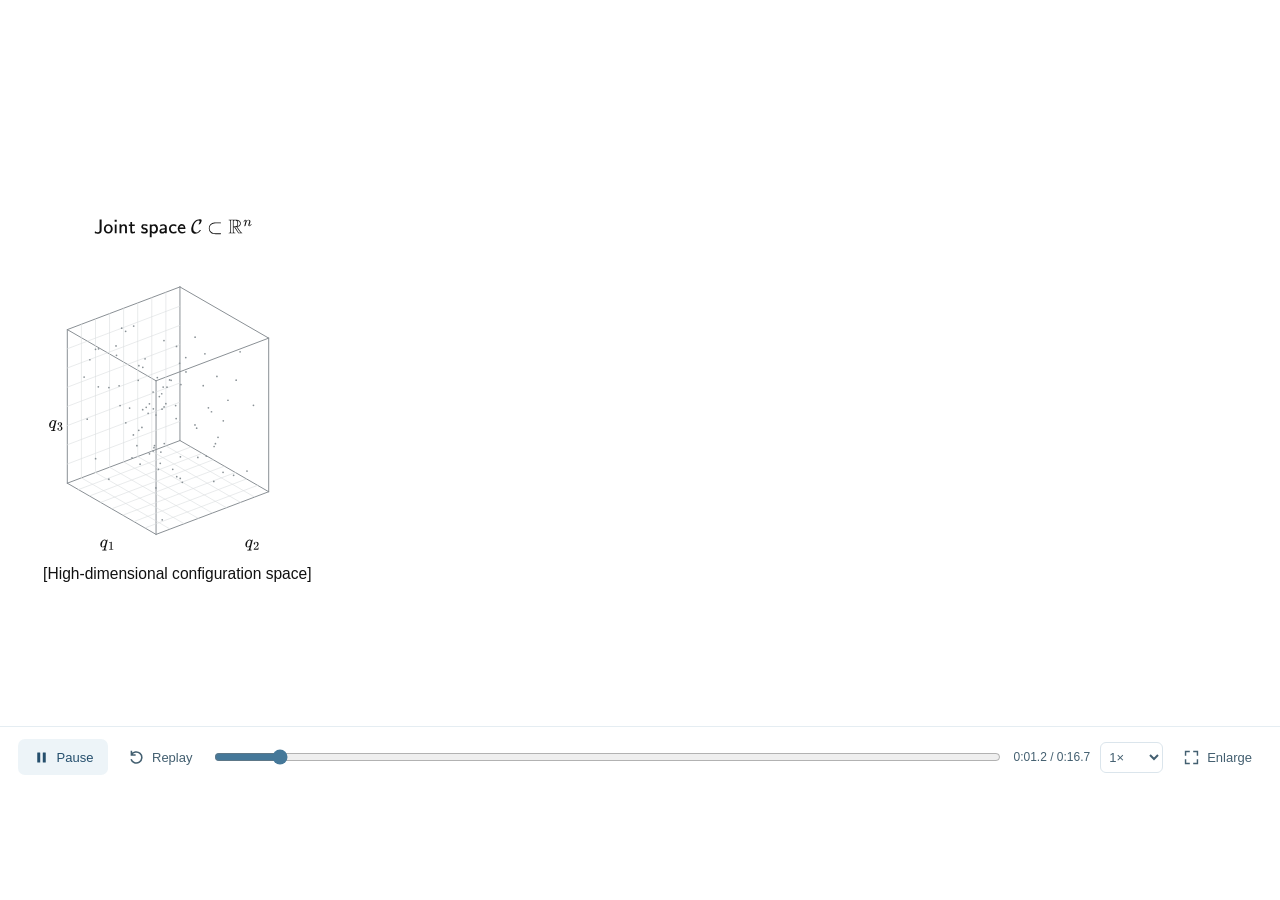
<file: assets/animations/gpu-acceleration-cropped.html>
<!doctype html>
<html lang="en">
<head>
<meta charset="utf-8"><meta name="viewport" content="width=device-width,initial-scale=1">
<meta name="description" content="Configuration space, constraint manifold projection, and a sequential versus GPU-parallel processing comparison.">
<title>GPU acceleration · PATACON</title>
<style>
:root{color-scheme:light;font-family:Arial,Helvetica,sans-serif;color:#172d3b;--aspect:960 / 460;--ctrl:62px}
*{box-sizing:border-box}html,body{margin:0;background:#fff}body{min-height:100vh;display:grid;place-items:center;-webkit-font-smoothing:antialiased}
button,input,select{font:inherit}button{-webkit-tap-highlight-color:transparent;cursor:pointer}.viewer{width:min(1500px,100%);position:relative;background:#fff}.scene{width:100%;aspect-ratio:var(--aspect);position:relative}.scene>svg{display:block;width:100%;height:100%;font-family:Arial,Helvetica,sans-serif}.controls{display:flex;align-items:center;gap:10px;min-height:var(--ctrl);padding:10px 18px;border-top:1px solid #e5edf2;color:#435f70;font-size:13px;background:#fff}
button{display:inline-flex;align-items:center;justify-content:center;gap:7px;min-height:36px;padding:7px 10px;border:0;border-radius:7px;background:transparent;color:inherit;white-space:nowrap}button:hover{background:#eff5f8}button svg{width:17px;height:17px;flex:none}.primary{background:#edf4f8;color:#254f6d;min-width:90px}.primary:hover{background:#e0edf4}
#timeline{flex:1;min-width:20px;accent-color:#457899;cursor:pointer;height:24px}#time{font-variant-numeric:tabular-nums;white-space:nowrap;font-size:12px}#speed{border:1px solid #dbe5ec;border-radius:6px;padding:6px 4px;background:white;color:#435f70}button:focus-visible,input:focus-visible,select:focus-visible{outline:2px solid #407ca7;outline-offset:3px}
.mini-controls,.expand-hint{display:none}.embed body{height:100vh;min-height:0;overflow:hidden}.embed .viewer{width:100%}.embed:not(.expanded) .controls{display:none}.embed:not(.expanded) .scene>svg{cursor:zoom-in}.embed:not(.expanded) .mini-controls{display:flex;position:absolute;left:7px;bottom:5px;gap:2px;opacity:.5}.mini-controls:hover,.mini-controls:focus-within{opacity:1!important}.mini-controls button{min-height:24px;height:24px;width:26px;padding:4px;background:rgba(241,247,250,.95);border-radius:5px}.mini-controls svg{width:14px;height:14px}
.embed:not(.expanded) .expand-hint{display:flex;position:absolute;right:8px;bottom:5px;min-height:25px;padding:5px 9px;color:#fff;background:rgba(21,47,63,.8);border-radius:20px;font-size:10px;gap:4px;cursor:zoom-in}.expand-hint svg{width:12px;height:12px}
.viewer:fullscreen,.viewer.local-expanded,.expanded .viewer{width:100vw;height:100vh;max-width:none;display:flex;flex-direction:column;justify-content:center;align-items:center;background:#fff}.viewer.local-expanded{position:fixed;inset:0;z-index:10000}.expanded body{height:100vh;overflow:hidden}
.viewer:fullscreen .scene,.viewer.local-expanded .scene,.expanded .scene{width:min(100vw,calc((100vh - var(--ctrl)) * var(--aspect)));flex-shrink:0}
.viewer:fullscreen .controls,.viewer.local-expanded .controls,.expanded .controls{width:min(100vw,calc((100vh - var(--ctrl)) * var(--aspect)));flex-shrink:0}
.sr-only{position:absolute;width:1px;height:1px;overflow:hidden;clip:rect(0,0,0,0);white-space:nowrap}
@media(max-width:600px){:root{--ctrl:56px}.controls{padding:7px;gap:3px}button{padding:6px;min-height:34px}.primary{min-width:34px}.label{display:none}#time{font-size:10px}#speed{font-size:11px;padding:5px 2px}.expand-hint{font-size:8px!important;padding:3px 6px!important}.mini-controls button{width:22px;height:21px;min-height:21px}}
@media(prefers-reduced-motion:reduce){*{transition:none!important}}
</style>
<!-- LaTeX labels: pre-rendered MathJax SVG; no CDN or web-font dependency. -->
<script src="../js/latex-equations.js?v=20261009-latex"></script>
<script src="../js/latex-labels.js?v=20261009-latex"></script>
</head>
<body>
<main id="viewer" class="viewer" aria-label="GPU acceleration">
<div class="scene"><svg id="diagram" xmlns="http://www.w3.org/2000/svg" viewBox="0 0 960 460" role="img" aria-labelledby="diagram-title diagram-description"><title id="diagram-title">GPU acceleration</title><desc id="diagram-description">Configuration space, constraint manifold projection, and a sequential versus GPU-parallel processing comparison. Illustrative reconstruction, not a running planner or measured execution trace.</desc></svg></div>
<div class="controls" aria-label="Animation controls">
<button id="pause" class="toggle-play primary" type="button"><svg class="symbol" viewBox="0 0 20 20" fill="currentColor" aria-hidden="true"></svg><span class="label">Pause</span></button>
<button class="replay" type="button" aria-label="Replay animation"><svg viewBox="0 0 20 20" fill="none" stroke="currentColor" stroke-width="1.8" aria-hidden="true"><path d="M4 7a6.5 6.5 0 1 1-.4 5M4 2v5h5"/></svg><span class="label">Replay</span></button>
<label class="sr-only" for="timeline">Animation position</label><input id="timeline" type="range" min="0" max="1" step="0.01" value="0"><span id="time">0:00.0</span>
<label class="sr-only" for="speed">Playback speed</label><select id="speed"><option value="0.5">0.5×</option><option value="0.75">0.75×</option><option value="1" selected>1×</option><option value="1.5">1.5×</option><option value="2">2×</option></select>
<button class="enlarge" type="button" aria-label="Enlarge or close animation"><svg viewBox="0 0 20 20" fill="none" stroke="currentColor" stroke-width="1.7" aria-hidden="true"><path d="M3 8V3h5m4 0h5v5m0 4v5h-5m-4 0H3v-5"/></svg><span class="label expand-label">Enlarge</span></button>
</div>
<div class="mini-controls"><button class="toggle-play" type="button" aria-label="Pause animation"><svg class="symbol" viewBox="0 0 20 20" fill="currentColor" aria-hidden="true"></svg></button><button class="replay" type="button" aria-label="Replay animation"><svg viewBox="0 0 20 20" fill="none" stroke="currentColor" stroke-width="1.8" aria-hidden="true"><path d="M4 7a6.5 6.5 0 1 1-.4 5M4 2v5h5"/></svg></button></div>
<button class="expand-hint enlarge" type="button"><svg viewBox="0 0 20 20" fill="none" stroke="currentColor" stroke-width="1.6" aria-hidden="true"><path d="M3 8V3h5m4 0h5v5m0 4v5h-5m-4 0H3v-5"/></svg>Click to enlarge</button>
</main>
<script>
const CONFIG={"id": "gpu-acceleration-cropped", "width": 960, "height": 460, "duration": 16.665, "title": "GPU acceleration"};
'use strict';
// Pure SVG scene construction. Coordinates are reconstructed illustration
// keyframes, not output from a running planner or a constraint solver.
const NS='http://www.w3.org/2000/svg';
const $=id=>document.getElementById(id);
const root=$('diagram');
const clamp=(v,a=0,b=1)=>Math.min(b,Math.max(a,v));
const ramp=(t,a,b)=>clamp((t-a)/(b-a));
const ease=v=>v*v*(3-2*v);
const phase=(t,a,b)=>ease(ramp(t,a,b));
const mix=(a,b,v)=>a+(b-a)*v;
const lerp=(a,b,v)=>a.map((x,i)=>mix(x,b[i],v));
const xy=p=>p.map(v=>Number(v.toFixed(2))).join(' ');
const pathData=ps=>'M'+ps.map(xy).join('L');
function el(tag,attrs={},parent=root){const e=document.createElementNS(NS,tag); for(const [k,v] of Object.entries(attrs))e.setAttribute(k,String(v));if(parent)parent.appendChild(e);return e;}
const group=(parent=root,attrs={})=>el('g',attrs,parent);
const set=(e,a)=>{for(const [k,v] of Object.entries(a))e.setAttribute(k,String(v));};
const op=(e,v)=>e.setAttribute('opacity',clamp(v).toFixed(3));
function rect(g,x,y,w,h,fill='#fff',stroke='#17333f',r=0,sw=1){return el('rect',{x,y,width:w,height:h,rx:r,fill,stroke,'stroke-width':sw},g);}
function line(g,a,b,color='#243747',w=1.5,dash='',marker=''){return el('path',{d:pathData([a,b]),fill:'none',stroke:color,'stroke-width':w,'stroke-dasharray':dash,'stroke-linecap':'round',...(marker?{'marker-end':`url(#${marker})`}:{})},g);}
function poly(g,ps,fill,stroke='none',w=1){return el('path',{d:pathData(ps)+'Z',fill,stroke,'stroke-width':w},g);}
function circle(g,x,y,r=4,fill='#f4c1a9',stroke='#273c48',w=1.2){return el('circle',{cx:x,cy:y,r,fill,stroke,'stroke-width':w},g);}
function text(g,x,y,content,size=14,fill='#111',weight=400,anchor='start',extra={}){const n=el('text',{x,y,'font-size':size,fill,'font-weight':weight,'text-anchor':anchor,...extra},g);n.textContent=content;return n;}
function lines(g,x,y,arr,size=14,fill='#111',weight=400,anchor='start',leading=1.25){return arr.map((s,i)=>text(g,x,y+i*size*leading,s,size,fill,weight,anchor));}
// All diagram variables are built from LaTeX, not Unicode/tspan imitations.
function latex(g,x,y,tex,size=16,fill='#111',anchor='start'){
 return window.PataconLatex.render(g,x,y,tex,size,fill,anchor);
}
function math(g,x,y,base='q',sub='',size=16,fill='#111',anchor='start',bar=false){
 return latex(g,x,y,window.PataconLatex.variable(base,sub,bar),size,fill,anchor);
}
function badge(g,x,y,label){const w=label.length*7+18;rect(g,x,y,w,22,'#fff5ed','#ad8b70',3,1);text(g,x+w/2,y+15,label,12,'#82387e',600,'middle');}
function slideHeader(title,subtitle){const g=group();text(g,58,48,title,26,'#090c0e',700);if(subtitle)text(g,60,77,'•  '+subtitle,15,'#20272b');return g;}
function arrowBlock(g,x,y,w=30,h=26){poly(g,[[x,y-h*.3],[x+w*.64,y-h*.3],[x+w*.64,y-h*.62],[x+w,y],[x+w*.64,y+h*.62],[x+w*.64,y+h*.3],[x,y+h*.3]],'#287291','#103b50',1.4);}
function pointMove(n,a,b,v){const p=lerp(a,b,v);set(n,{cx:p[0],cy:p[1]});}
function drawProgress(p,a,b,v){set(p,{d:pathData([a,lerp(a,b,v)])});op(p,v>0?1:0);}
function show(g,t,a,b=.3){op(g,phase(t,a,a+b));}
const defs=el('defs');
const grad=el('linearGradient',{id:'surface-fill',x1:0,y1:-10,x2:0,y2:168,gradientUnits:'userSpaceOnUse'},defs);
[['0%','#639abb',.9],['45%','#a1c7dc',.78],['82%','#e0ebf5',.64],['100%','#f9fbfd',.58]].forEach(([offset,color,alpha])=>el('stop',{offset,'stop-color':color,'stop-opacity':alpha},grad));
const waveGrad=el('linearGradient',{id:'wave-fill',x1:0,y1:0,x2:0,y2:1},defs);
[['0%','#8cbbd1'],['100%','#e9eef7']].forEach(([offset,color])=>el('stop',{offset,'stop-color':color},waveGrad));
const COLORS={orange:'#c96c36',purple:'#9c3b99',green:'#91ee91',blue:'#4d8fc0',ink:'#172d3b',red:'#c33938'};
for(const [id,c] of Object.entries({arrow:'#263844',purple:'#a1439c',orange:'#cf713c',red:'#ba3636',green:'#4e955e',blue:'#346783'})){
 const m=el('marker',{id:id+'-arrow',viewBox:'0 0 10 10',refX:8.5,refY:5,markerWidth:6,markerHeight:6,orient:'auto-start-reverse',markerUnits:'userSpaceOnUse'},defs);poly(m,[[0,0],[10,5],[0,10]],c);
}
function buildDome(){
 const g=group(defs,{id:'dome-surface'}), width=128, height=151;
 el('path',{
   d:`M -${width} 96 C -121 58 -90 18 0 2 C 90 18 121 58 ${width} 96 C 102 126 60 147 0 ${height} C -60 147 -102 126 -${width} 96 Z`,
   fill:'url(#surface-fill)'
 },g);
 for(let i=1;i<=8;i++){
   const u=i/9, y=18 + 110*u, half=118*Math.sqrt(Math.max(.02,1-((y-78)/82)**2)), lift=6+4*(1-u);
   el('path',{d:`M ${-half} ${y} C ${-half*.45} ${y-lift} ${half*.45} ${y-lift} ${half} ${y}`,fill:'none',stroke:'#739bc0','stroke-width':.55,'stroke-opacity':.28},g);
 }
 for(let i=-4;i<=4;i++){
   const x=25*i;
   el('path',{d:`M ${x} 11 C ${x*.90} 42 ${x*.56} 83 ${x*.32} 146`,fill:'none',stroke:'#739bc0','stroke-width':.55,'stroke-opacity':.24},g);
 }
}
buildDome();
function dome(g,x,y,s=1){return el('use',{href:'#dome-surface',transform:`translate(${x} ${y}) scale(${s})`},g);}
function tangent(g,x,y,s=1,angle=0,alpha=.6){const p=group(g,{transform:`translate(${x} ${y}) rotate(${angle}) scale(${s})`});poly(p,[[-98,-24],[136,-24],[115,21],[-119,21]],COLORS.green);op(p,alpha);return p;}
function ribbon(g,x0,x1,fn,width=22){
 const xs=Array.from({length:101},(_,i)=>mix(x0,x1,i/100));const outline=[...xs.map(x=>[x,fn(x)-width*.5]),...xs.slice().reverse().map(x=>[x-16,fn(x)+width*.5])];poly(g,outline,'url(#wave-fill)');
 const grid=group(g,{'fill':'none','stroke':'#8bb1d1','stroke-width':.55,'stroke-opacity':.35});
 for(let i=1;i<60;i++){const x=mix(x0,x1,i/60);line(grid,[x,fn(x)-width*.5],[x-16,fn(x)+width*.5],'#90b1d1',.5);}
 for(let j=1;j<9;j++){const u=j/9;el('path',{d:pathData(xs.map(x=>[x-16*u,fn(x)+width*(u-.5)])),fill:'none',stroke:'#92b3d0','stroke-width':.5},grid);}
}
function planeAlong(g,a,b,width=32){const off=[-10,width];poly(g,[[a[0]+10,a[1]-width*.5],[b[0]+10,b[1]-width*.5],[b[0]+off[0],b[1]+width*.5],[a[0]+off[0],a[1]+width*.5]],'#96eb94');op(g,.6);}
function seeded(seed=7){return()=>{seed=(seed*1664525+1013904223)>>>0;return seed/4294967296;};}
function cube(g,cx,cy,s=70,surface=false){
 const pr=(x,y,z)=>[cx+s*(.66*x+.52*y),cy+s*(-.25*x+.30*y-.90*z)];
 const corners=[[-1,-1,-1],[1,-1,-1],[1,1,-1],[-1,1,-1],[-1,-1,1],[1,-1,1],[1,1,1],[-1,1,1]];
 const back=group(g);for(const [i,j] of [[0,1],[1,2],[2,3],[3,0],[4,5],[5,6],[6,7],[7,4],[0,4],[1,5],[2,6],[3,7]])line(back,pr(...corners[i]),pr(...corners[j]),'#8a9095',.75);
 for(let a=-.75;a<1;a+=.25){line(back,pr(a,-1,-1),pr(a,1,-1),'#dadde0',.45);line(back,pr(-1,a,-1),pr(1,a,-1),'#dadde0',.45);line(back,pr(-1,-1,a),pr(1,-1,a),'#dadddf',.45);line(back,pr(a,-1,-1),pr(a,-1,1),'#dadddf',.45);}
 if(surface){
  const f=(x,y)=>0.24*(1-0.58*x*x-0.92*y*y)+0.045*Math.sin(2.1*x-0.7*y)-0.03*x;
  const shade=v=>{v=clamp(v);const a=[58,126,171],b=[183,219,231];return 'rgb('+a.map((a,i)=>Math.round(mix(a,b[i],v))).join(',')+')';};
  for(let j=0;j<24;j++)for(let i=0;i<24;i++){
   const x=-1+2*i/24,y=-1+2*j/24,dx=2/24,ps=[[x,y],[x+dx,y],[x+dx,y+dx],[x,y+dx]].map(([u,v])=>pr(u,v,f(u,v)));
   const tone=(x+y+2)/4;
   poly(g,ps,shade(tone),shade(tone),.28);
  }
 }else{let rand=seeded(19);for(let i=0;i<90;i++){const p=pr(rand()*1.9-.95,rand()*1.9-.95,rand()*1.9-.95);circle(g,p[0],p[1],.65,'#899196','none');}}
 math(g,cx-s*.8,cy+s*1.6,'q','1',13);math(g,cx+s*.9,cy+s*1.6,'q','2',13);math(g,cx-s*1.4,cy+s*.2,'q','3',13);
 return pr;
}

// Configuration space -> constraint manifold -> projection -> synchronized
// sequential / GPU-parallel comparison. Schematic durations only.
const joint=group();
latex(joint,130,91,String.raw`\textsf{Joint space }\mathcal{C}\subset\mathbb{R}^{n}`,15,'#101010','middle');
cube(joint,126,224,64,false);
text(joint,133,350,'[High-dimensional configuration space]',11.7,'#111',400,'middle');
const manifold=group();
latex(manifold,357,84,String.raw`\textsf{Constraint manifold }\mathcal{M}`,14.5,'#111','middle');
latex(manifold,357,105,String.raw`\mathcal{M}=\{q\in\mathcal{C}\mid h(q)=0\}`,14,'#111','middle');
const pr=cube(manifold,351,224,64,true);
text(manifold,359,350,'[Lower-dimensional manifold]',11.7,'#111',400,'middle');
line(manifold,[219,212],[263,212],'#111',1.5,'','arrow-arrow');
latex(manifold,241,204,String.raw`h(q)=0`,12,'#111','middle');
const projected=group(manifold);const ps=[368,153],pt=[368,197];
const projectArrow=line(projected,ps,pt,COLORS.purple,1.2,'3 2','purple-arrow');
const projectNode=circle(projected,ps[0],ps[1],4.3,'#e7f9dc');
text(projected,377,169,'Projection',11.2,'#8e248d');
const leftCaption=group();text(leftCaption,242,391,'Projection is needed to satisfy kinematic constraints',14,'#1680aa',500,'middle');
const chart=group();rect(chart,485,30,449,392,'#fff','#12303c',0,1.4);
text(chart,507,58,'Line candidate',11.8,'#111',600);
line(chart,[600,53],[857,53],'#111',1.5);
[[600,'near'],[686,'1'],[771,'2'],[857,'3']].forEach(([x,sub],i)=>{circle(chart,x,53,5.5,i?'#f6bea5':'#929999',i?'#b55b2d':'#111',1.2);math(chart,x,77,'q',sub,15,'#111','middle');});
const lanes=group(chart);
rect(lanes,502,102,415,73,'#f1d9f0','#163945',8,1.5);rect(lanes,502,185,415,151,'#e5f7da','#163945',8,1.5);
rect(lanes,511,125,91,25,'#ddd','#111',5,1.3);text(lanes,556.5,142,'Sequential',11.2,'#111',700,'middle');
rect(lanes,511,240,91,25,'#c9e9f3','#111',5,1.3);text(lanes,556.5,257,'GPU parallel',10.8,'#111',700,'middle');
line(lanes,[622,119],[906,119],'#111',1.3,'','arrow-arrow');text(lanes,892,114,'Time',10.8,'#111',500,'end');
line(lanes,[622,202],[906,202],'#111',1.3,'','arrow-arrow');text(lanes,892,196,'Time',10.8,'#111',500,'end');
const gpuRegion=rect(lanes,622,208,210,94,'#d9e9f5','#163945',8,1.4);set(gpuRegion,{'stroke-dasharray':'5 4'});text(lanes,632,223,'CUDA block · GPU threads',11.0,'#27536d',700);
const bracket=(g,x,y,w,label)=>{line(g,[x,y],[x+w,y],'#111',1.15);line(g,[x,y-5],[x,y+5],'#111',1.15);line(g,[x+w,y-5],[x+w,y+5],'#111',1.15);text(g,x+w/2,y+13,label,9.6,'#111',400,'middle');};
bracket(lanes,622,153,272,'Total processing time (sequential)');bracket(lanes,622,313,210,'Total processing time (parallel)');
rect(lanes,502,342,415,19,'#fff','#172d3b',3,1.2);text(lanes,709,355,'Each bar = Projection → Check validation',9.9,'#111',400,'middle');
const bars1=[],bars2=[],durations=[.7,1.08,.61],widths=[80,122,70];let x=622;
for(let i=0;i<3;i++){
 const g=group(lanes);const r=rect(g,x,124,widths[i],17,'#d9d9d9','#111',0,1.4);math(g,x+widths[i]/2,135.2,'q',String(i+1),10.5,'#111','middle');bars1.push({g,r,w:widths[i]});x+=widths[i];
 const h=group(lanes);const r2=rect(h,630,231+i*23,widths[i],17,'#d9d9d9','#111',0,1.4);math(h,630+widths[i]/2,242.2+i*23,'q',String(i+1),10.5,'#111','middle');bars2.push({g:h,r:r2,w:widths[i]});
}
const rightCaption=group(chart);text(rightCaption,709,393,'Parallel waypoint processing → Reduced total processing time',13.1,'#ab1621',500,'middle');
// Both rows start from the same animation time. Per-task durations and
// the sequential row's inter-task gaps remain unchanged.
const COMPARISON_START = 9.7;
function renderScene(t){
 op(joint,1);show(manifold,t,2.35,.45);show(projected,t,4.65,.3);
 pointMove(projectNode,ps,pt,phase(t,5.0,5.75));drawProgress(projectArrow,ps,pt,phase(t,4.9,5.75));
 show(leftCaption,t,5.7,.5);show(chart,t,6.75,.4);show(lanes,t,8.35,.4);
 let start=COMPARISON_START;bars1.forEach((b,i)=>{const u=phase(t,start,start+durations[i]);op(b.g,u>0?1:0);set(b.r,{width:Math.max(.001,b.w*u)});op(b.g.lastChild,u>.93?1:0);start+=durations[i]+.12;});
 bars2.forEach((b,i)=>{const u=phase(t,COMPARISON_START,COMPARISON_START+durations[i]);op(b.g,u>0?1:0);set(b.r,{width:Math.max(.001,b.w*u)});op(b.g.lastChild,u>.93?1:0);});
 show(rightCaption,t,14.05,.4);
}

// Deterministic, seekable SVG timeline. No video, frame-sequence, or network dependency.
const duration=CONFIG.duration,channel='patacon-diagram-animation';
const embedded=new URLSearchParams(location.search).get('embed')==='1';
const parented=embedded&&window.parent!==window;
const parentOrigin=(location.protocol==='file:'||location.origin==='null')?'*':location.origin;
const reduced=window.matchMedia('(prefers-reduced-motion: reduce)');
let time=reduced.matches?duration-.45:0,playing=!reduced.matches,speed=1,visible=true,expanded=false,raf=0,previous=0;
const viewer=$('viewer'),slider=$('timeline');slider.max=duration;
if(embedded)document.documentElement.classList.add('embed');
function timeLabel(n){return Math.floor(n/60)+':'+(n%60).toFixed(1).padStart(4,'0');}
function render(){renderScene(time);root.dataset.time=time.toFixed(3);slider.value=time.toFixed(3);slider.setAttribute('aria-valuetext',`${time.toFixed(1)} of ${duration.toFixed(1)} seconds`);$('time').textContent=timeLabel(time)+' / '+timeLabel(duration);}
function canRun(){return playing&&visible&&!document.hidden;}
function tick(now){raf=0;if(!canRun()){previous=0;return;}if(previous)time=(time+Math.min(.12,(now-previous)/1000)*speed)%duration;previous=now;render();raf=requestAnimationFrame(tick);}
function schedule(){previous=0;if(raf)cancelAnimationFrame(raf);raf=canRun()?requestAnimationFrame(tick):0;}
function buttons(){document.querySelectorAll('.toggle-play').forEach(b=>{b.setAttribute('aria-label',playing?'Pause animation':'Play animation');b.querySelector('.symbol').innerHTML=playing?'<rect x="5" y="4" width="3.5" height="12" rx=".5"/><rect x="11.5" y="4" width="3.5" height="12" rx=".5"/>':'<path d="M6 3.5v13l10-6.5z"/>';const s=b.querySelector('.label');if(s)s.textContent=playing?'Pause':'Play';});document.querySelectorAll('.expand-label').forEach(b=>b.textContent=expanded?'Close':'Enlarge');}
function play(){playing=true;buttons();schedule();}function pause(){playing=false;buttons();schedule();}function replay(){time=0;render();play();}function toggle(){playing?pause():play();}
function seek(v,pauseAfter=false){v=Number(v);if(!Number.isFinite(v))return;time=clamp(v,0,duration-.001);previous=0;if(pauseAfter)pause();render();}
function setSpeed(v){v=Number(v);if(!Number.isFinite(v)||v<=0)return;speed=clamp(v,.1,4);previous=0;const s=$('speed');if([...s.options].some(o=>Number(o.value)===speed))s.value=String(speed);}
function post(type,extra={}){if(parented)window.parent.postMessage({channel,type,...extra},parentOrigin);}
function setExpanded(v){expanded=!!v;document.documentElement.classList.toggle('expanded',expanded);buttons();if(expanded){visible=true;$('pause').focus({preventScroll:true});schedule();}}
async function enlarge(){if(parented){post('toggle-expand');return;}if(document.fullscreenElement){try{await document.exitFullscreen();}catch{}return;}if(viewer.classList.contains('local-expanded')){viewer.classList.remove('local-expanded');setExpanded(false);return;}try{if(!viewer.requestFullscreen)throw new Error();await viewer.requestFullscreen();}catch{viewer.classList.add('local-expanded');setExpanded(true);}}
for(const b of document.querySelectorAll('.toggle-play'))b.addEventListener('click',toggle);
for(const b of document.querySelectorAll('.replay'))b.addEventListener('click',replay);
for(const b of document.querySelectorAll('.enlarge'))b.addEventListener('click',enlarge);
slider.addEventListener('input',()=>seek(slider.value));$('speed').addEventListener('change',e=>setSpeed(e.target.value));
root.addEventListener('click',()=>{if(embedded&&!expanded)enlarge();});
document.addEventListener('fullscreenchange',()=>setExpanded(!!document.fullscreenElement));document.addEventListener('visibilitychange',schedule);
document.addEventListener('keydown',e=>{
 if(expanded&&e.key==='Tab'){const cs=[...document.querySelectorAll('.controls button,.controls input,.controls select')],first=cs[0],last=cs.at(-1);if(e.shiftKey&&document.activeElement===first){e.preventDefault();last.focus();}else if(!e.shiftKey&&document.activeElement===last){e.preventDefault();first.focus();}return;}
 if(e.key==='Escape'&&expanded){if(parented)post('close-expand');else if(viewer.classList.contains('local-expanded')){viewer.classList.remove('local-expanded');setExpanded(false);}return;}
 if(e.target.closest('input,select,button,a,textarea')||e.ctrlKey||e.metaKey||e.altKey)return;
 if(e.code==='Space'){e.preventDefault();toggle();}else if(e.key.toLowerCase()==='r')replay();else if(e.key.toLowerCase()==='f')enlarge();else if(e.key==='ArrowLeft'){e.preventDefault();seek(time-.5);}else if(e.key==='ArrowRight'){e.preventDefault();seek(time+.5);}else if(e.key==='Home'){e.preventDefault();seek(0);}
});
window.addEventListener('message',e=>{if(!parented||e.source!==window.parent||(location.protocol!=='file:'&&location.origin!=='null'&&e.origin!==location.origin))return;const m=e.data;if(!m||m.channel!==channel)return;if(m.type==='visibility'){visible=!!m.visible;schedule();}else if(m.type==='expanded')setExpanded(m.expanded);else if(m.type==='restart')replay();else if(m.type==='seek')seek(m.time,true);});
window.PATACON_ANIMATION=Object.freeze({play,pause,replay,seek,setSpeed,duration,get state(){return{time,playing,speed,visible,expanded};}});
buttons();render();schedule();post('ready');

</script>
</body>
</html>
</file>
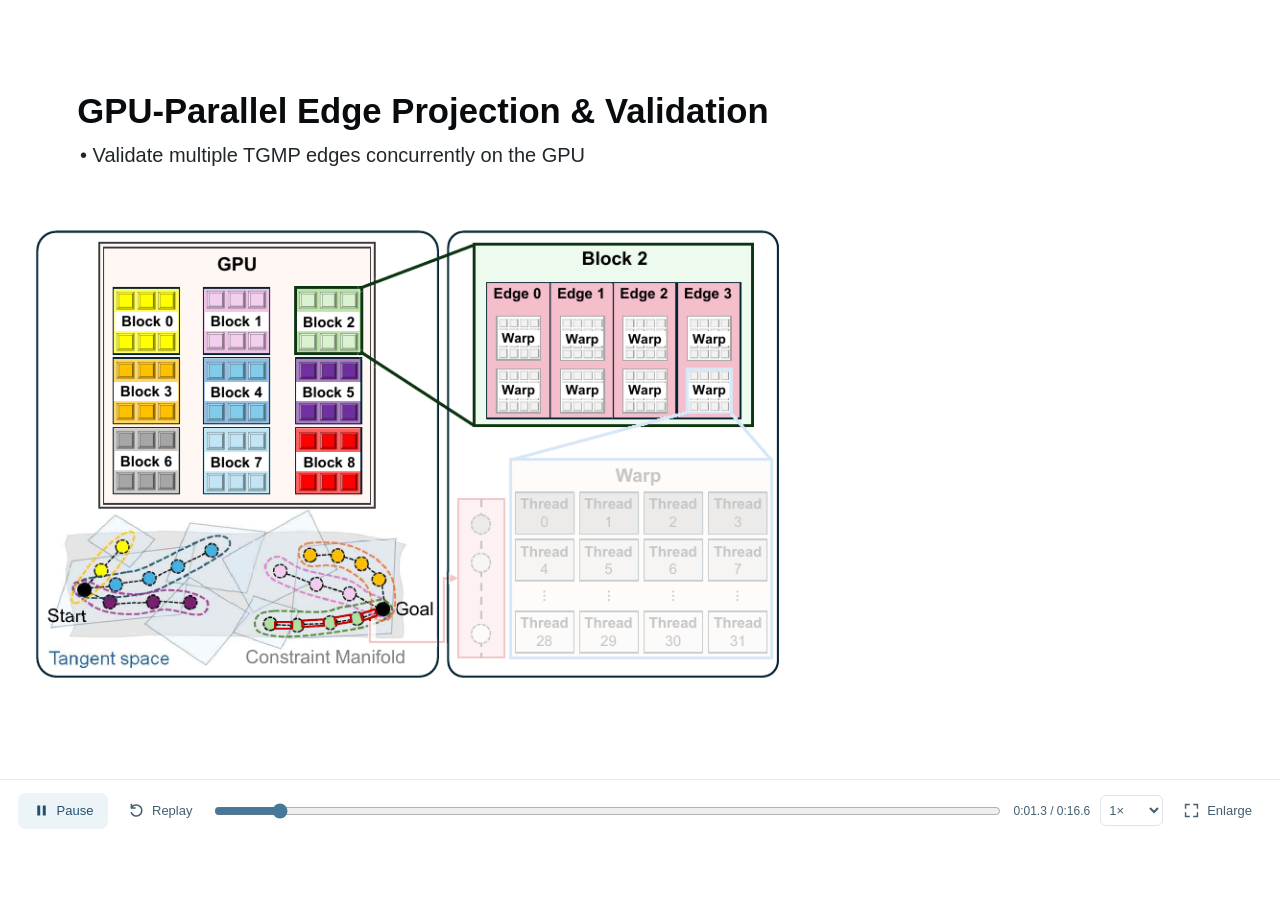
<file: assets/animations/method-parallel-projection.html>
<!doctype html>
<html lang="en">
<head>
<meta charset="utf-8"><meta name="viewport" content="width=device-width,initial-scale=1">
<meta name="description" content="GPU block and warp mapping, simultaneous anchor projection, parallel local-edge validation, and full-batch versus valid-prefix tree insertion.">
<title>Parallel Projection &amp; Validation · PATACON</title>
<style>
:root{color-scheme:light;font-family:Arial,Helvetica,sans-serif;color:#172d3b;--aspect:960 / 540;--ctrl:62px}
*{box-sizing:border-box}html,body{margin:0;background:#fff}body{min-height:100vh;display:grid;place-items:center;-webkit-font-smoothing:antialiased}
button,input,select{font:inherit}button{-webkit-tap-highlight-color:transparent;cursor:pointer}.viewer{width:min(1500px,100%);position:relative;background:#fff}.scene{width:100%;aspect-ratio:var(--aspect);position:relative}.scene>svg{display:block;width:100%;height:100%;font-family:Arial,Helvetica,sans-serif}.controls{display:flex;align-items:center;gap:10px;min-height:var(--ctrl);padding:10px 18px;border-top:1px solid #e5edf2;color:#435f70;font-size:13px;background:#fff}
button{display:inline-flex;align-items:center;justify-content:center;gap:7px;min-height:36px;padding:7px 10px;border:0;border-radius:7px;background:transparent;color:inherit;white-space:nowrap}button:hover{background:#eff5f8}button svg{width:17px;height:17px;flex:none}.primary{background:#edf4f8;color:#254f6d;min-width:90px}.primary:hover{background:#e0edf4}
#timeline{flex:1;min-width:20px;accent-color:#457899;cursor:pointer;height:24px}#time{font-variant-numeric:tabular-nums;white-space:nowrap;font-size:12px}#speed{border:1px solid #dbe5ec;border-radius:6px;padding:6px 4px;background:white;color:#435f70}button:focus-visible,input:focus-visible,select:focus-visible{outline:2px solid #407ca7;outline-offset:3px}
.mini-controls,.expand-hint{display:none}.embed body{height:100vh;min-height:0;overflow:hidden}.embed .viewer{width:100%}.embed:not(.expanded) .controls{display:none}.embed:not(.expanded) .scene>svg{cursor:zoom-in}.embed:not(.expanded) .mini-controls{display:flex;position:absolute;left:7px;bottom:5px;gap:2px;opacity:.5}.mini-controls:hover,.mini-controls:focus-within{opacity:1!important}.mini-controls button{min-height:24px;height:24px;width:26px;padding:4px;background:rgba(241,247,250,.95);border-radius:5px}.mini-controls svg{width:14px;height:14px}
.embed:not(.expanded) .expand-hint{display:flex;position:absolute;right:8px;bottom:5px;min-height:25px;padding:5px 9px;color:#fff;background:rgba(21,47,63,.8);border-radius:20px;font-size:10px;gap:4px;cursor:zoom-in}.expand-hint svg{width:12px;height:12px}
.viewer:fullscreen,.viewer.local-expanded,.expanded .viewer{width:100vw;height:100vh;max-width:none;display:flex;flex-direction:column;justify-content:center;align-items:center;background:#fff}.viewer.local-expanded{position:fixed;inset:0;z-index:10000}.expanded body{height:100vh;overflow:hidden}
.viewer:fullscreen .scene,.viewer.local-expanded .scene,.expanded .scene{width:min(100vw,calc((100vh - var(--ctrl)) * var(--aspect)));flex-shrink:0}
.viewer:fullscreen .controls,.viewer.local-expanded .controls,.expanded .controls{width:min(100vw,calc((100vh - var(--ctrl)) * var(--aspect)));flex-shrink:0}
.sr-only{position:absolute;width:1px;height:1px;overflow:hidden;clip:rect(0,0,0,0);white-space:nowrap}
@media(max-width:600px){:root{--ctrl:56px}.controls{padding:7px;gap:3px}button{padding:6px;min-height:34px}.primary{min-width:34px}.label{display:none}#time{font-size:10px}#speed{font-size:11px;padding:5px 2px}.expand-hint{font-size:8px!important;padding:3px 6px!important}.mini-controls button{width:22px;height:21px;min-height:21px}}
@media(prefers-reduced-motion:reduce){*{transition:none!important}}
</style>
<!-- LaTeX labels: pre-rendered MathJax SVG; no CDN or web-font dependency. -->
<script src="../js/latex-equations.js?v=20261009-latex"></script>
<script src="../js/latex-labels.js?v=20261009-latex"></script>
</head>
<body>
<main id="viewer" class="viewer" aria-label="Parallel Projection &amp; Validation">
<div class="scene"><svg id="diagram" xmlns="http://www.w3.org/2000/svg" viewBox="0 0 960 540" role="img" aria-labelledby="diagram-title diagram-description"><title id="diagram-title">Parallel Projection &amp; Validation</title><desc id="diagram-description">GPU block and warp mapping, simultaneous anchor projection, parallel local-edge validation, and full-batch versus valid-prefix tree insertion. Illustrative reconstruction, not a running planner or measured execution trace.</desc></svg></div>
<div class="controls" aria-label="Animation controls">
<button id="pause" class="toggle-play primary" type="button"><svg class="symbol" viewBox="0 0 20 20" fill="currentColor" aria-hidden="true"></svg><span class="label">Pause</span></button>
<button class="replay" type="button" aria-label="Replay animation"><svg viewBox="0 0 20 20" fill="none" stroke="currentColor" stroke-width="1.8" aria-hidden="true"><path d="M4 7a6.5 6.5 0 1 1-.4 5M4 2v5h5"/></svg><span class="label">Replay</span></button>
<label class="sr-only" for="timeline">Animation position</label><input id="timeline" type="range" min="0" max="1" step="0.01" value="0"><span id="time">0:00.0</span>
<label class="sr-only" for="speed">Playback speed</label><select id="speed"><option value="0.5">0.5×</option><option value="0.75">0.75×</option><option value="1" selected>1×</option><option value="1.5">1.5×</option><option value="2">2×</option></select>
<button class="enlarge" type="button" aria-label="Enlarge or close animation"><svg viewBox="0 0 20 20" fill="none" stroke="currentColor" stroke-width="1.7" aria-hidden="true"><path d="M3 8V3h5m4 0h5v5m0 4v5h-5m-4 0H3v-5"/></svg><span class="label expand-label">Enlarge</span></button>
</div>
<div class="mini-controls"><button class="toggle-play" type="button" aria-label="Pause animation"><svg class="symbol" viewBox="0 0 20 20" fill="currentColor" aria-hidden="true"></svg></button><button class="replay" type="button" aria-label="Replay animation"><svg viewBox="0 0 20 20" fill="none" stroke="currentColor" stroke-width="1.8" aria-hidden="true"><path d="M4 7a6.5 6.5 0 1 1-.4 5M4 2v5h5"/></svg></button></div>
<button class="expand-hint enlarge" type="button"><svg viewBox="0 0 20 20" fill="none" stroke="currentColor" stroke-width="1.6" aria-hidden="true"><path d="M3 8V3h5m4 0h5v5m0 4v5h-5m-4 0H3v-5"/></svg>Click to enlarge</button>
</main>
<script>
const CONFIG={"id": "method-parallel-projection", "width": 960, "height": 540, "duration": 16.65, "title": "Parallel Projection & Validation"};
'use strict';
// Pure SVG scene construction. Coordinates are reconstructed illustration
// keyframes, not output from a running planner or a constraint solver.
const NS='http://www.w3.org/2000/svg';
const $=id=>document.getElementById(id);
const root=$('diagram');
const clamp=(v,a=0,b=1)=>Math.min(b,Math.max(a,v));
const ramp=(t,a,b)=>clamp((t-a)/(b-a));
const ease=v=>v*v*(3-2*v);
const phase=(t,a,b)=>ease(ramp(t,a,b));
const mix=(a,b,v)=>a+(b-a)*v;
const lerp=(a,b,v)=>a.map((x,i)=>mix(x,b[i],v));
const xy=p=>p.map(v=>Number(v.toFixed(2))).join(' ');
const pathData=ps=>'M'+ps.map(xy).join('L');
function el(tag,attrs={},parent=root){const e=document.createElementNS(NS,tag); for(const [k,v] of Object.entries(attrs))e.setAttribute(k,String(v));if(parent)parent.appendChild(e);return e;}
const group=(parent=root,attrs={})=>el('g',attrs,parent);
const set=(e,a)=>{for(const [k,v] of Object.entries(a))e.setAttribute(k,String(v));};
const op=(e,v)=>e.setAttribute('opacity',clamp(v).toFixed(3));
function rect(g,x,y,w,h,fill='#fff',stroke='#17333f',r=0,sw=1){return el('rect',{x,y,width:w,height:h,rx:r,fill,stroke,'stroke-width':sw},g);}
function line(g,a,b,color='#243747',w=1.5,dash='',marker=''){return el('path',{d:pathData([a,b]),fill:'none',stroke:color,'stroke-width':w,'stroke-dasharray':dash,'stroke-linecap':'round',...(marker?{'marker-end':`url(#${marker})`}:{})},g);}
function poly(g,ps,fill,stroke='none',w=1){return el('path',{d:pathData(ps)+'Z',fill,stroke,'stroke-width':w},g);}
function circle(g,x,y,r=4,fill='#f4c1a9',stroke='#273c48',w=1.2){return el('circle',{cx:x,cy:y,r,fill,stroke,'stroke-width':w},g);}
function text(g,x,y,content,size=14,fill='#111',weight=400,anchor='start',extra={}){const n=el('text',{x,y,'font-size':size,fill,'font-weight':weight,'text-anchor':anchor,...extra},g);n.textContent=content;return n;}
function lines(g,x,y,arr,size=14,fill='#111',weight=400,anchor='start',leading=1.25){return arr.map((s,i)=>text(g,x,y+i*size*leading,s,size,fill,weight,anchor));}
// All diagram variables are built from LaTeX, not Unicode/tspan imitations.
function latex(g,x,y,tex,size=16,fill='#111',anchor='start'){
 return window.PataconLatex.render(g,x,y,tex,size,fill,anchor);
}
function math(g,x,y,base='q',sub='',size=16,fill='#111',anchor='start',bar=false){
 return latex(g,x,y,window.PataconLatex.variable(base,sub,bar),size,fill,anchor);
}
function badge(g,x,y,label){const w=label.length*7+18;rect(g,x,y,w,22,'#fff5ed','#ad8b70',3,1);text(g,x+w/2,y+15,label,12,'#82387e',600,'middle');}
function slideHeader(title,subtitle){const g=group();text(g,58,48,title,26,'#090c0e',700);if(subtitle)text(g,60,77,'•  '+subtitle,15,'#20272b');return g;}
function arrowBlock(g,x,y,w=30,h=26){poly(g,[[x,y-h*.3],[x+w*.64,y-h*.3],[x+w*.64,y-h*.62],[x+w,y],[x+w*.64,y+h*.62],[x+w*.64,y+h*.3],[x,y+h*.3]],'#287291','#103b50',1.4);}
function pointMove(n,a,b,v){const p=lerp(a,b,v);set(n,{cx:p[0],cy:p[1]});}
function drawProgress(p,a,b,v){set(p,{d:pathData([a,lerp(a,b,v)])});op(p,v>0?1:0);}
function show(g,t,a,b=.3){op(g,phase(t,a,a+b));}
const defs=el('defs');
const grad=el('linearGradient',{id:'surface-fill',x1:0,y1:-10,x2:0,y2:168,gradientUnits:'userSpaceOnUse'},defs);
[['0%','#639abb',.9],['45%','#a1c7dc',.78],['82%','#e0ebf5',.64],['100%','#f9fbfd',.58]].forEach(([offset,color,alpha])=>el('stop',{offset,'stop-color':color,'stop-opacity':alpha},grad));
const waveGrad=el('linearGradient',{id:'wave-fill',x1:0,y1:0,x2:0,y2:1},defs);
[['0%','#8cbbd1'],['100%','#e9eef7']].forEach(([offset,color])=>el('stop',{offset,'stop-color':color},waveGrad));
const COLORS={orange:'#c96c36',purple:'#9c3b99',green:'#91ee91',blue:'#4d8fc0',ink:'#172d3b',red:'#c33938'};
for(const [id,c] of Object.entries({arrow:'#263844',purple:'#a1439c',orange:'#cf713c',red:'#ba3636',green:'#4e955e',blue:'#346783'})){
 const m=el('marker',{id:id+'-arrow',viewBox:'0 0 10 10',refX:8.5,refY:5,markerWidth:6,markerHeight:6,orient:'auto-start-reverse',markerUnits:'userSpaceOnUse'},defs);poly(m,[[0,0],[10,5],[0,10]],c);
}
function buildDome(){
 const g=group(defs,{id:'dome-surface'}),R=2.3,rad=1.65;
 const p=(u,v)=>[95*(u-v)/Math.SQRT2,16*(u+v)/Math.SQRT2+183*(R-Math.sqrt(Math.max(0,R*R-u*u-v*v)))];
 const pts=[];for(let j=0;j<=24;j++){let r=rad*j/24;for(let i=0;i<120;i++){let a=i*Math.PI*2/120;pts.push(p(r*Math.cos(a),r*Math.sin(a)));}}
 pts.sort((a,b)=>a[0]-b[0]||a[1]-b[1]);const cross=(o,a,b)=>(a[0]-o[0])*(b[1]-o[1])-(a[1]-o[1])*(b[0]-o[0]);let lo=[],hi=[];
 for(const q of pts){while(lo.length>1&&cross(lo.at(-2),lo.at(-1),q)<=0)lo.pop();lo.push(q);}for(let i=pts.length-1;i>=0;i--){let q=pts[i];while(hi.length>1&&cross(hi.at(-2),hi.at(-1),q)<=0)hi.pop();hi.push(q);}poly(g,lo.slice(0,-1).concat(hi.slice(0,-1)),'url(#surface-fill)');
 for(let ax=0;ax<2;ax++)for(let i=1;i<38;i++){const a=-rad+2*rad*i/38,span=Math.sqrt(rad*rad-a*a),ps=[];for(let j=0;j<=65;j++){const b=-span+2*span*j/65;ps.push(ax?p(b,a):p(a,b));}el('path',{d:pathData(ps),fill:'none',stroke:'#739bc0','stroke-width':.5,'stroke-opacity':.27},g);}
}
buildDome();
function dome(g,x,y,s=1){return el('use',{href:'#dome-surface',transform:`translate(${x} ${y}) scale(${s})`},g);}
function tangent(g,x,y,s=1,angle=0,alpha=.6){const p=group(g,{transform:`translate(${x} ${y}) rotate(${angle}) scale(${s})`});poly(p,[[-98,-24],[136,-24],[115,21],[-119,21]],COLORS.green);op(p,alpha);return p;}
function ribbon(g,x0,x1,fn,width=22){
 const xs=Array.from({length:101},(_,i)=>mix(x0,x1,i/100));const outline=[...xs.map(x=>[x,fn(x)-width*.5]),...xs.slice().reverse().map(x=>[x-16,fn(x)+width*.5])];poly(g,outline,'url(#wave-fill)');
 const grid=group(g,{'fill':'none','stroke':'#8bb1d1','stroke-width':.55,'stroke-opacity':.35});
 for(let i=1;i<60;i++){const x=mix(x0,x1,i/60);line(grid,[x,fn(x)-width*.5],[x-16,fn(x)+width*.5],'#90b1d1',.5);}
 for(let j=1;j<9;j++){const u=j/9;el('path',{d:pathData(xs.map(x=>[x-16*u,fn(x)+width*(u-.5)])),fill:'none',stroke:'#92b3d0','stroke-width':.5},grid);}
}
function planeAlong(g,a,b,width=32){const off=[-10,width];poly(g,[[a[0]+10,a[1]-width*.5],[b[0]+10,b[1]-width*.5],[b[0]+off[0],b[1]+width*.5],[a[0]+off[0],a[1]+width*.5]],'#96eb94');op(g,.6);}
function seeded(seed=7){return()=>{seed=(seed*1664525+1013904223)>>>0;return seed/4294967296;};}
function cube(g,cx,cy,s=70,surface=false){
 const pr=(x,y,z)=>[cx+s*(.66*x+.52*y),cy+s*(-.25*x+.30*y-.90*z)];
 const corners=[[-1,-1,-1],[1,-1,-1],[1,1,-1],[-1,1,-1],[-1,-1,1],[1,-1,1],[1,1,1],[-1,1,1]];
 const back=group(g);for(const [i,j] of [[0,1],[1,2],[2,3],[3,0],[4,5],[5,6],[6,7],[7,4],[0,4],[1,5],[2,6],[3,7]])line(back,pr(...corners[i]),pr(...corners[j]),'#8a9095',.75);
 for(let a=-.75;a<1;a+=.25){line(back,pr(a,-1,-1),pr(a,1,-1),'#dadde0',.45);line(back,pr(-1,a,-1),pr(1,a,-1),'#dadde0',.45);line(back,pr(-1,-1,a),pr(1,-1,a),'#dadddf',.45);line(back,pr(a,-1,-1),pr(a,-1,1),'#dadddf',.45);}
 if(surface){
  const f=(x,y)=>.35*Math.cos(2*x)+.27*Math.cos(2.5*y)-.2*x;
  const shade=v=>{v=clamp(v);const a=[51,119,164],b=[176,213,225];return 'rgb('+a.map((a,i)=>Math.round(mix(a,b[i],v))).join(',')+')';};
  for(let j=0;j<23;j++)for(let i=0;i<23;i++){const x=-1+2*i/23,y=-1+2*j/23,dx=2/23,ps=[[x,y],[x+dx,y],[x+dx,y+dx],[x,y+dx]].map(([u,v])=>pr(u,v,f(u,v)));poly(g,ps,shade((x+y+2)/4),shade((x+y+2)/4),.3);}
 }else{let rand=seeded(19);for(let i=0;i<90;i++){const p=pr(rand()*1.9-.95,rand()*1.9-.95,rand()*1.9-.95);circle(g,p[0],p[1],.65,'#899196','none');}}
 math(g,cx-s*.8,cy+s*1.6,'q','1',13);math(g,cx+s*.9,cy+s*1.6,'q','2',13);math(g,cx-s*1.4,cy+s*.2,'q','3',13);
 return pr;
}

// Reconstruct the source clip's four phases: GPU mapping, projected anchors,
// local edge validation, and all-valid versus longest-valid-prefix insertion.
const headerGPU=slideHeader('GPU-Parallel Edge Projection & Validation','Validate multiple TGMP edges concurrently on the GPU');
const headerTGMP=slideHeader('Tangent-Guided Multi-Edge Projection (TGMP)','Parallel projection mechanism (local planning)');
function gpuMapping(parent){
 // The same source figure used by method-parallel-projection.mp4, embedded
 // in this HTML. Three lossless layers preserve its step-by-step reveal.
 const g=group(parent,{id:'gpu-source-figure',transform:'translate(12.5 116.2) scale(.72)'});
 const explanation=el('desc',{},g);
 explanation.textContent='Original GPU mapping diagram: Block 0 through Block 8, Block 2 expanded into Edge 0 through Edge 3, Warp and Thread 0 through Thread 31. The lower start/goal trees retain the original colored dashed exploration groups and red edge-to-warp connection.';
 const sourceImages={"base":"[data-uri]","detail":"[data-uri]","warp":"[data-uri]"};
 function sourceLayer(name,id){
   const layer=group(g,{id});
   // Restore complete panel borders underneath unrevealed connector pixels.
   // Once all layers appear, the opaque original image covers these helpers.
   if(name==='base') rect(layer,20,18,419,465,'#fff','#153a4a',20,2);
   if(name==='detail') rect(layer,449,18,345,465,'#fff','#153a4a',20,2);
   el('image',{x:0,y:0,width:830,height:490,href:sourceImages[name],preserveAspectRatio:'xMidYMid meet'},layer);
   return layer;
 }
 const base=sourceLayer('base','gpu-source-base');
 const detail=sourceLayer('detail','gpu-source-block-detail');
 const warp=sourceLayer('warp','gpu-source-warp-detail');
 return {g,base,detail,warp};
}
function makeDome(parent,x,y,scale=1){
 const g=group(parent,{transform:`translate(${x} ${y}) scale(${scale})`});dome(g,0,0);tangent(g,0,0);text(g,-98,-31,'Tangent space',10.5,'#315d33');
 const curve=x=>.0045*x*x+.07*x;
 const source=[29,57,85,113].map(x=>[x,0]),target=source.map(([x])=>[x,curve(x)]);
 const guide=group(g);line(guide,[0,0],[134,0],'#526163',1,'3 3');circle(guide,134,0,3.5,'#fbef40','#8a8a4c',.9);math(guide,132,-8,'q','rand',11.5,'#1c3439','middle',true);
 const projections=group(g),edges=group(g),waypoints=group(g,{'class':'edge-waypoints'}),nodes=group(g),invalidLayer=group(g);
 const items=source.map((p,i)=>{
  const a=i?target[i-1]:[0,0],b=target[i];const edge=el('path',{d:pathData([a,b]),fill:'none',stroke:'#526d5a','stroke-width':1.7},edges);
  const sub=Array.from({length:3},(_,j)=>{let qx=mix(a[0],b[0],(j+1)/4);return circle(waypoints,qx,curve(qx),1.7,'#90e27f','#347256',.65);});
  return {source:p,target:b,a,node:circle(nodes,...p,3.6,'#edb9a2','#495049',1.05),arrow:line(projections,p,p,'#9e4096',1,'','purple-arrow'),edge,sub};
 });
 const obstacle=group(invalidLayer);el('path',{d:'M70 19 C58 16 58 27 64 30 C55 37 57 49 68 47 C72 54 84 48 80 39 C92 34 85 22 76 25 C79 19 73 17 70 19 Z',fill:'#b783d0','fill-opacity':.78,stroke:'#985cb8','stroke-width':.6},obstacle);
 const failed=line(invalidLayer,[63,curve(63)],[81,curve(81)],'#c2343c',2.9);
 const cross=group(invalidLayer);line(cross,[69,24],[76,31],'#a32c46',1.5);line(cross,[69,31],[76,24],'#a32c46',1.5);
 const collisionLabel=group(g);rect(collisionLabel,59,86,65,13,'#fff','none',1);text(collisionLabel,91,95,'Collision region',8.4,'#8c386f',500,'middle');line(collisionLabel,[87,85],[73,49],'#8c5b98',.8);
 circle(g,0,0,5,'#070d11','#070d11',.8);math(g,-10,-4,'q','near',12.5,'#172e36','end');
 return {g,items,guide,projections,edges,waypoints,obstacle,failed,cross,collisionLabel,target,source,curve};
}
function paintDome(c,options={}){
 const o={project:1,anchors:1,edges:1,waypoints:null,arrows:0,result:false,prefix:4,obstacle:false,invalid:false,...options};
 op(c.guide,o.result?0:1);op(c.obstacle,o.obstacle?1:0);op(c.collisionLabel,o.obstacle?1:0);op(c.failed,o.invalid?1:0);op(c.cross,o.invalid?1:0);
 c.items.forEach((n,i)=>{
  pointMove(n.node,n.source,n.target,o.project);set(n.node,{fill:o.result?'#f6ec49':o.project>.9?'#e8b29b':'#8297bc'});
  const keep=!o.result||i<o.prefix;op(n.node,o.anchors*(keep?1:0));
  drawProgress(n.arrow,n.source,n.target,o.project);op(n.arrow,o.arrows*o.project);
  const u=o.edges;const endX=mix(n.a[0],n.target[0],u),ps=Array.from({length:12},(_,j)=>{let x=mix(n.a[0],endX,j/11);return[x,c.curve(x)];});set(n.edge,{d:pathData(ps),stroke:o.result?'#278267':'#527258','stroke-width':o.result?2:1.5});op(n.edge,keep&&u>0?1:0);
  // A single shared visibility value: no per-waypoint or per-edge staggering.
  const waypointVisibility=o.waypoints===null?(u>0?1:0):clamp(o.waypoints);
  n.sub.forEach(p=>{op(p,keep?waypointVisibility:0);set(p,{fill:o.result?'#fbec50':'#7bd981'});});
 });
}
const mappingStage=group(),mapping=gpuMapping(mappingStage);
const mappingDome=makeDome(mappingStage,773,262,1);
// Continue the original red edge-to-warp connection toward the local example.
const mapLink=group(mappingStage);
el('path',{d:'M360.26 449.56 V499 H773 V432',fill:'none',stroke:'#c40013','stroke-width':1.3,'marker-end':'url(#red-arrow)'},mapLink);
const localStage=group(root,{id:'local-projection-stage'}),localDome=makeDome(localStage,475,219,1.68);
const stepLabel=text(localStage,62,108,'',14,'#873477',600);
const anchorLabel=group(localStage);rect(anchorLabel,455,349,69,24,'#fff','none');text(anchorLabel,489,365,'Anchor',13,'#7b317e',600,'middle');line(anchorLabel,[523,353],[574,localDome.curve(57)*1.68+219],'#233d4b',1,'','arrow-arrow');line(anchorLabel,[523,359],[617,localDome.curve(85)*1.68+219],'#233d4b',1,'','arrow-arrow');
const registerStage=group();text(registerStage,62,108,'Step 4: Node registration (inserting valid nodes into the tree)',14,'#873477',600);
const before=makeDome(registerStage,237,226,1.25),after=makeDome(registerStage,716,226,1.25);
arrowBlock(registerStage,462,289,41,17);
const registrationCaption=text(registerStage,480,479,'',15,'#548166',500,'middle');
const invalidCaption=group(registerStage);rect(invalidCaption,314,198,116,20,'#fff8f0','none');text(invalidCaption,372,211,'Invalid local segment',11,'#b1432c',600,'middle');line(invalidCaption,[346,219],[327,258],'#b1432c',1,'','orange-arrow');
const summaryStage=group();line(summaryStage,[480,150],[480,500],'#666',1.5);
const finalLeft=group(summaryStage),finalRight=group(summaryStage);
rect(finalLeft,23,153,434,25,'#fff','#b5b8bb',2,.8);text(finalLeft,34,170,'All edges valid — Insert the full batch into the tree',12,'#a65d35',500);
rect(finalRight,500,153,435,25,'#fff','#b5b8bb',2,.8);text(finalRight,509,170,'Invalid edge encountered — Insert only the valid prefix',11.8,'#a65d35',500);
const leftResult=makeDome(finalLeft,231,253,1.30),rightResult=makeDome(finalRight,710,253,1.30);
const leftRing=el('ellipse',{cx:56,cy:29,rx:77,ry:15,transform:'rotate(29 56 29)',fill:'none',stroke:'#a53235','stroke-width':1.15},leftResult.g);
const rightRing=el('ellipse',{cx:28,cy:8,rx:39,ry:11,transform:'rotate(16 28 8)',fill:'none',stroke:'#a53235','stroke-width':1.15},rightResult.g);
function insertionCallout(g,x,y,tx,ty){rect(g,x,y,78,38,'#fff','#758875',2,1);lines(g,x+39,y+14,['Insert nodes','to the tree'],10.5,'#a15130',500,'middle',1.2);el('path',{d:`M${x+40} ${y+38} Q${x+38} ${y+61} ${tx} ${ty}`,fill:'none',stroke:'#aa3f3f','stroke-width':1.1,'marker-end':'url(#red-arrow)'},g);}
insertionCallout(finalLeft,350,204,311,290);insertionCallout(finalRight,831,204,752,270);
const finalBanner=group(summaryStage);rect(finalBanner,162,106,638,25,'#fffde0','none',2);text(finalBanner,481,124,'Project and validate edges in parallel, and then insert only the longest valid prefix.',13.3,'#ac4c24',600,'middle');
// Each completed screen stays visible for 1.00 s at 1x playback.
// Only pauses between screens are changed. Source animation keyframes below,
// node trajectories, projection duration, and simultaneous waypoint reveal
// retain their original timing within each screen (a 1:1 animation clock).
const TRANSITION_HOLD_SECONDS = 1.0;
const SCREEN_TIMELINE = (() => {
 const sourceScreens = [
  // [screen name, reference start, final content/reveal complete]
  ['gpu-mapping',               0.00,  3.70],
  ['local-projection',          4.95,  7.55],
  ['registration-all-valid',   11.50, 12.40],
  ['registration-valid-prefix',14.20, 15.25],
  ['comparison-all-valid',     17.05, 17.55],
  ['comparison-valid-prefix',  20.15, 20.60],
  ['comparison-summary',       22.30, 22.75]
 ];
 let cursor = 0;
 return Object.freeze(sourceScreens.map(([name, sourceStart, sourceComplete]) => {
  const start = Number(cursor.toFixed(6));
  const complete = Number((start + sourceComplete - sourceStart).toFixed(6));
  const end = Number((complete + TRANSITION_HOLD_SECONDS).toFixed(6));
  cursor = end;
  return Object.freeze({name, start, complete, end, sourceStart, sourceComplete});
 }));
})();
CONFIG.duration = SCREEN_TIMELINE[SCREEN_TIMELINE.length - 1].end;
function screenClock(playbackTime){
 const now = Math.max(0, Math.min(playbackTime, CONFIG.duration - 0.000001));
 const screen = SCREEN_TIMELINE.find(item => now < item.end) || SCREEN_TIMELINE[SCREEN_TIMELINE.length - 1];
 // Do not scale elapsed time. This skips idle source time only, never motion.
 return {screen, sourceTime: Number((screen.sourceStart + now - screen.start).toFixed(9))};
}
function renderScene(playbackTime){
 const {screen, sourceTime:t} = screenClock(playbackTime);
 root.dataset.screen = screen.name;
 root.dataset.holding = playbackTime >= screen.complete ? 'true' : 'false';
 const map=t<4.95,local=t>=4.95&&t<11.5,register=t>=11.5&&t<17.05,summary=t>=17.05;
 op(headerGPU,map?1:0);op(headerTGMP,map?0:1);op(mappingStage,map?1:0);op(localStage,local?1:0);op(registerStage,register?1:0);op(summaryStage,summary?1:0);
 root.dataset.stage=map?'gpu-mapping':local?'local-projection':register?'node-registration':'valid-prefix-comparison';
 show(mapping.detail,t,.50,.4);show(mapping.warp,t,1.1,.5);show(mappingDome.g,t,3.05,.4);show(mapLink,t,3.3,.4);paintDome(mappingDome,{project:0,edges:0,arrows:0});
 // Anchor projection finishes at 6.73 s. At 7.55 s the four edges and all
 // twelve intermediate waypoints appear together, in the very same frame.
 const projection=phase(t,5.85,6.73),waypointBatch=t>=7.55?1:0;
 paintDome(localDome,{project:projection,anchors:phase(t,5.0,5.4),edges:waypointBatch,waypoints:waypointBatch,arrows:phase(t,5.85,6.0)*(1-phase(t,7.4,7.65))});
 stepLabel.textContent=t<5.85?'Step 1: Candidate node generation':t<7.45?'Step 2: Simultaneous node projection':'Step 3: Multi-edge projection and validation';
 op(anchorLabel,phase(t,6.3,6.6)*(1-phase(t,7.45,7.75)));
 const failedCase=t>=14.2;
 paintDome(before,{project:1,edges:1,obstacle:failedCase,invalid:failedCase});
 paintDome(after,{project:1,edges:1,result:true,prefix:failedCase?2:4,obstacle:failedCase});
 op(after.g,phase(t,failedCase?14.65:11.86,failedCase?15.25:12.4));
 registrationCaption.textContent=failedCase?'[Invalid edge] Insert only the longest valid prefix':'[All edges valid] Insert the full batch into the tree';op(invalidCaption,failedCase?1:0);
 paintDome(leftResult,{result:true,prefix:4});paintDome(rightResult,{result:true,prefix:2,obstacle:true});
 show(finalLeft,t,17.15,.4);show(finalRight,t,20.15,.45);show(finalBanner,t,22.3,.45);
}

// Deterministic, seekable SVG timeline. No video, frame-sequence, or network dependency.
const duration=CONFIG.duration,channel='patacon-diagram-animation';
const embedded=new URLSearchParams(location.search).get('embed')==='1';
const parented=embedded&&window.parent!==window;
const parentOrigin=(location.protocol==='file:'||location.origin==='null')?'*':location.origin;
const reduced=window.matchMedia('(prefers-reduced-motion: reduce)');
let time=reduced.matches?duration-.45:0,playing=!reduced.matches,speed=1,visible=true,expanded=false,raf=0,previous=0;
const viewer=$('viewer'),slider=$('timeline');slider.max=duration;
if(embedded)document.documentElement.classList.add('embed');
function timeLabel(n){return Math.floor(n/60)+':'+(n%60).toFixed(1).padStart(4,'0');}
function render(){renderScene(time);root.dataset.time=time.toFixed(3);slider.value=time.toFixed(3);slider.setAttribute('aria-valuetext',`${time.toFixed(1)} of ${duration.toFixed(1)} seconds`);$('time').textContent=timeLabel(time)+' / '+timeLabel(duration);}
function canRun(){return playing&&visible&&!document.hidden;}
function tick(now){raf=0;if(!canRun()){previous=0;return;}if(previous)time=(time+Math.min(.12,(now-previous)/1000)*speed)%duration;previous=now;render();raf=requestAnimationFrame(tick);}
function schedule(){previous=0;if(raf)cancelAnimationFrame(raf);raf=canRun()?requestAnimationFrame(tick):0;}
function buttons(){document.querySelectorAll('.toggle-play').forEach(b=>{b.setAttribute('aria-label',playing?'Pause animation':'Play animation');b.querySelector('.symbol').innerHTML=playing?'<rect x="5" y="4" width="3.5" height="12" rx=".5"/><rect x="11.5" y="4" width="3.5" height="12" rx=".5"/>':'<path d="M6 3.5v13l10-6.5z"/>';const s=b.querySelector('.label');if(s)s.textContent=playing?'Pause':'Play';});document.querySelectorAll('.expand-label').forEach(b=>b.textContent=expanded?'Close':'Enlarge');}
function play(){playing=true;buttons();schedule();}function pause(){playing=false;buttons();schedule();}function replay(){time=0;render();play();}function toggle(){playing?pause():play();}
function seek(v,pauseAfter=false){v=Number(v);if(!Number.isFinite(v))return;time=clamp(v,0,duration-.001);previous=0;if(pauseAfter)pause();render();}
function setSpeed(v){v=Number(v);if(!Number.isFinite(v)||v<=0)return;speed=clamp(v,.1,4);previous=0;const s=$('speed');if([...s.options].some(o=>Number(o.value)===speed))s.value=String(speed);}
function post(type,extra={}){if(parented)window.parent.postMessage({channel,type,...extra},parentOrigin);}
function setExpanded(v){expanded=!!v;document.documentElement.classList.toggle('expanded',expanded);buttons();if(expanded){visible=true;$('pause').focus({preventScroll:true});schedule();}}
async function enlarge(){if(parented){post('toggle-expand');return;}if(document.fullscreenElement){try{await document.exitFullscreen();}catch{}return;}if(viewer.classList.contains('local-expanded')){viewer.classList.remove('local-expanded');setExpanded(false);return;}try{if(!viewer.requestFullscreen)throw new Error();await viewer.requestFullscreen();}catch{viewer.classList.add('local-expanded');setExpanded(true);}}
for(const b of document.querySelectorAll('.toggle-play'))b.addEventListener('click',toggle);
for(const b of document.querySelectorAll('.replay'))b.addEventListener('click',replay);
for(const b of document.querySelectorAll('.enlarge'))b.addEventListener('click',enlarge);
slider.addEventListener('input',()=>seek(slider.value));$('speed').addEventListener('change',e=>setSpeed(e.target.value));
root.addEventListener('click',()=>{if(embedded&&!expanded)enlarge();});
document.addEventListener('fullscreenchange',()=>setExpanded(!!document.fullscreenElement));document.addEventListener('visibilitychange',schedule);
document.addEventListener('keydown',e=>{
 if(expanded&&e.key==='Tab'){const cs=[...document.querySelectorAll('.controls button,.controls input,.controls select')],first=cs[0],last=cs.at(-1);if(e.shiftKey&&document.activeElement===first){e.preventDefault();last.focus();}else if(!e.shiftKey&&document.activeElement===last){e.preventDefault();first.focus();}return;}
 if(e.key==='Escape'&&expanded){if(parented)post('close-expand');else if(viewer.classList.contains('local-expanded')){viewer.classList.remove('local-expanded');setExpanded(false);}return;}
 if(e.target.closest('input,select,button,a,textarea')||e.ctrlKey||e.metaKey||e.altKey)return;
 if(e.code==='Space'){e.preventDefault();toggle();}else if(e.key.toLowerCase()==='r')replay();else if(e.key.toLowerCase()==='f')enlarge();else if(e.key==='ArrowLeft'){e.preventDefault();seek(time-.5);}else if(e.key==='ArrowRight'){e.preventDefault();seek(time+.5);}else if(e.key==='Home'){e.preventDefault();seek(0);}
});
window.addEventListener('message',e=>{if(!parented||e.source!==window.parent||(location.protocol!=='file:'&&location.origin!=='null'&&e.origin!==location.origin))return;const m=e.data;if(!m||m.channel!==channel)return;if(m.type==='visibility'){visible=!!m.visible;schedule();}else if(m.type==='expanded')setExpanded(m.expanded);else if(m.type==='restart')replay();else if(m.type==='seek')seek(m.time,true);});
window.PATACON_ANIMATION=Object.freeze({play,pause,replay,seek,setSpeed,duration,get state(){return{time,playing,speed,visible,expanded};}});
buttons();render();schedule();post('ready');

</script>
</body>
</html>
</file>
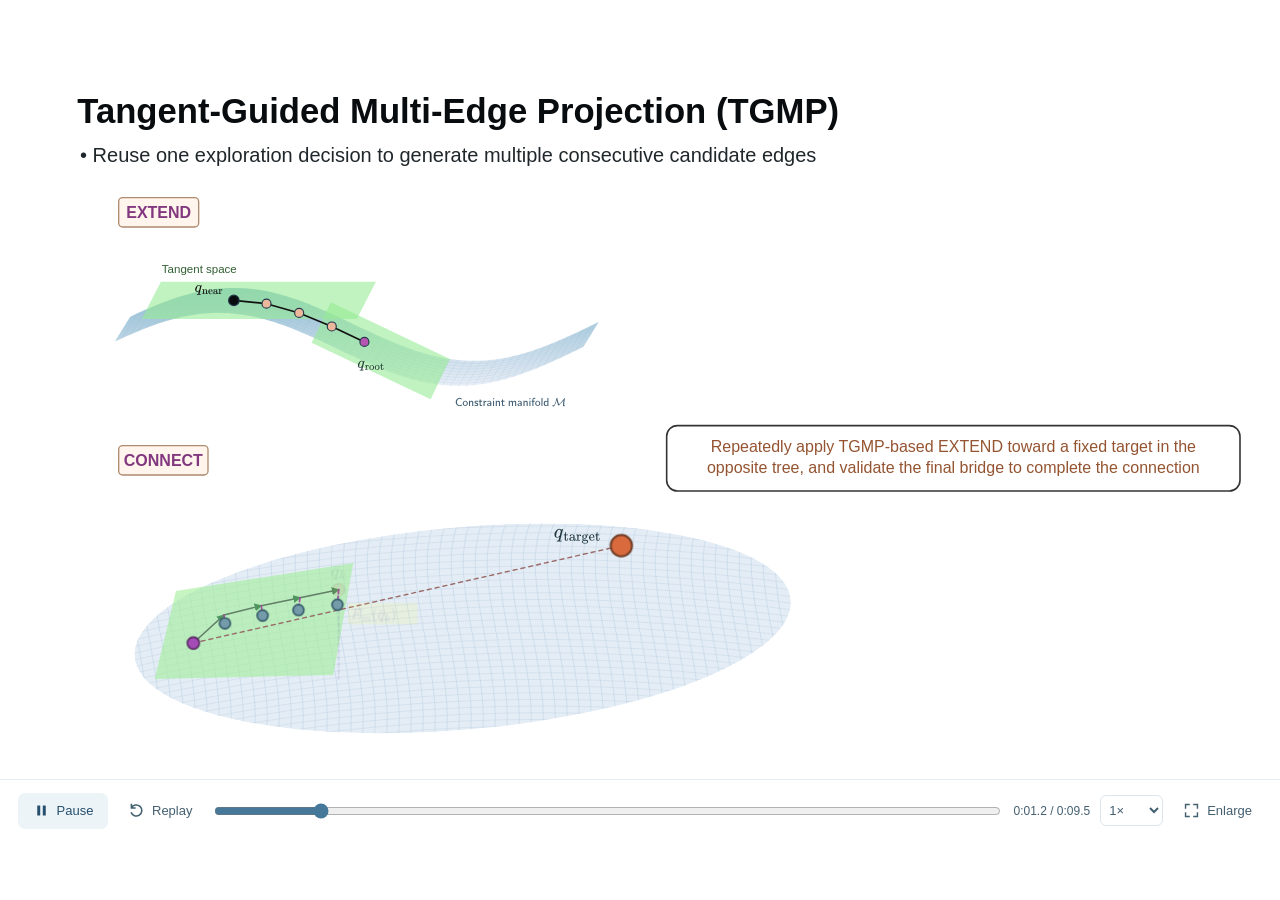
<file: assets/animations/method-tgmp-connect.html>
<!doctype html>
<html lang="en">
<head>
<meta charset="utf-8"><meta name="viewport" content="width=device-width,initial-scale=1">
<meta name="description" content="Repeated tangent-guided multi-edge extension toward a fixed target in the opposite tree. The sequence ends with candidate generation, as in the supplied clip.">
<title>TGMP-CONNECT · PATACON</title>
<style>
:root{color-scheme:light;font-family:Arial,Helvetica,sans-serif;color:#172d3b;--aspect:960 / 540;--ctrl:62px}
*{box-sizing:border-box}html,body{margin:0;background:#fff}body{min-height:100vh;display:grid;place-items:center;-webkit-font-smoothing:antialiased}
button,input,select{font:inherit}button{-webkit-tap-highlight-color:transparent;cursor:pointer}.viewer{width:min(1500px,100%);position:relative;background:#fff}.scene{width:100%;aspect-ratio:var(--aspect);position:relative}.scene>svg{display:block;width:100%;height:100%;font-family:Arial,Helvetica,sans-serif}.controls{display:flex;align-items:center;gap:10px;min-height:var(--ctrl);padding:10px 18px;border-top:1px solid #e5edf2;color:#435f70;font-size:13px;background:#fff}
button{display:inline-flex;align-items:center;justify-content:center;gap:7px;min-height:36px;padding:7px 10px;border:0;border-radius:7px;background:transparent;color:inherit;white-space:nowrap}button:hover{background:#eff5f8}button svg{width:17px;height:17px;flex:none}.primary{background:#edf4f8;color:#254f6d;min-width:90px}.primary:hover{background:#e0edf4}
#timeline{flex:1;min-width:20px;accent-color:#457899;cursor:pointer;height:24px}#time{font-variant-numeric:tabular-nums;white-space:nowrap;font-size:12px}#speed{border:1px solid #dbe5ec;border-radius:6px;padding:6px 4px;background:white;color:#435f70}button:focus-visible,input:focus-visible,select:focus-visible{outline:2px solid #407ca7;outline-offset:3px}
.mini-controls,.expand-hint{display:none}.embed body{height:100vh;min-height:0;overflow:hidden}.embed .viewer{width:100%}.embed:not(.expanded) .controls{display:none}.embed:not(.expanded) .scene>svg{cursor:zoom-in}.embed:not(.expanded) .mini-controls{display:flex;position:absolute;left:7px;bottom:5px;gap:2px;opacity:.5}.mini-controls:hover,.mini-controls:focus-within{opacity:1!important}.mini-controls button{min-height:24px;height:24px;width:26px;padding:4px;background:rgba(241,247,250,.95);border-radius:5px}.mini-controls svg{width:14px;height:14px}
.embed:not(.expanded) .expand-hint{display:flex;position:absolute;right:8px;bottom:5px;min-height:25px;padding:5px 9px;color:#fff;background:rgba(21,47,63,.8);border-radius:20px;font-size:10px;gap:4px;cursor:zoom-in}.expand-hint svg{width:12px;height:12px}
.viewer:fullscreen,.viewer.local-expanded,.expanded .viewer{width:100vw;height:100vh;max-width:none;display:flex;flex-direction:column;justify-content:center;align-items:center;background:#fff}.viewer.local-expanded{position:fixed;inset:0;z-index:10000}.expanded body{height:100vh;overflow:hidden}
.viewer:fullscreen .scene,.viewer.local-expanded .scene,.expanded .scene{width:min(100vw,calc((100vh - var(--ctrl)) * var(--aspect)));flex-shrink:0}
.viewer:fullscreen .controls,.viewer.local-expanded .controls,.expanded .controls{width:min(100vw,calc((100vh - var(--ctrl)) * var(--aspect)));flex-shrink:0}
.sr-only{position:absolute;width:1px;height:1px;overflow:hidden;clip:rect(0,0,0,0);white-space:nowrap}
@media(max-width:600px){:root{--ctrl:56px}.controls{padding:7px;gap:3px}button{padding:6px;min-height:34px}.primary{min-width:34px}.label{display:none}#time{font-size:10px}#speed{font-size:11px;padding:5px 2px}.expand-hint{font-size:8px!important;padding:3px 6px!important}.mini-controls button{width:22px;height:21px;min-height:21px}}
@media(prefers-reduced-motion:reduce){*{transition:none!important}}
</style>
<!-- LaTeX labels: pre-rendered MathJax SVG; no CDN or web-font dependency. -->
<script src="../js/latex-equations.js?v=20261009-latex"></script>
<script src="../js/latex-labels.js?v=20261009-latex"></script>
</head>
<body>
<main id="viewer" class="viewer" aria-label="TGMP-CONNECT">
<div class="scene"><svg id="diagram" xmlns="http://www.w3.org/2000/svg" viewBox="0 0 960 540" role="img" aria-labelledby="diagram-title diagram-description"><title id="diagram-title">TGMP-CONNECT</title><desc id="diagram-description">Repeated tangent-guided multi-edge extension toward a fixed target in the opposite tree. The sequence ends with candidate generation, as in the supplied clip. Illustrative reconstruction, not a running planner or measured execution trace.</desc></svg></div>
<div class="controls" aria-label="Animation controls">
<button id="pause" class="toggle-play primary" type="button"><svg class="symbol" viewBox="0 0 20 20" fill="currentColor" aria-hidden="true"></svg><span class="label">Pause</span></button>
<button class="replay" type="button" aria-label="Replay animation"><svg viewBox="0 0 20 20" fill="none" stroke="currentColor" stroke-width="1.8" aria-hidden="true"><path d="M4 7a6.5 6.5 0 1 1-.4 5M4 2v5h5"/></svg><span class="label">Replay</span></button>
<label class="sr-only" for="timeline">Animation position</label><input id="timeline" type="range" min="0" max="1" step="0.01" value="0"><span id="time">0:00.0</span>
<label class="sr-only" for="speed">Playback speed</label><select id="speed"><option value="0.5">0.5×</option><option value="0.75">0.75×</option><option value="1" selected>1×</option><option value="1.5">1.5×</option><option value="2">2×</option></select>
<button class="enlarge" type="button" aria-label="Enlarge or close animation"><svg viewBox="0 0 20 20" fill="none" stroke="currentColor" stroke-width="1.7" aria-hidden="true"><path d="M3 8V3h5m4 0h5v5m0 4v5h-5m-4 0H3v-5"/></svg><span class="label expand-label">Enlarge</span></button>
</div>
<div class="mini-controls"><button class="toggle-play" type="button" aria-label="Pause animation"><svg class="symbol" viewBox="0 0 20 20" fill="currentColor" aria-hidden="true"></svg></button><button class="replay" type="button" aria-label="Replay animation"><svg viewBox="0 0 20 20" fill="none" stroke="currentColor" stroke-width="1.8" aria-hidden="true"><path d="M4 7a6.5 6.5 0 1 1-.4 5M4 2v5h5"/></svg></button></div>
<button class="expand-hint enlarge" type="button"><svg viewBox="0 0 20 20" fill="none" stroke="currentColor" stroke-width="1.6" aria-hidden="true"><path d="M3 8V3h5m4 0h5v5m0 4v5h-5m-4 0H3v-5"/></svg>Click to enlarge</button>
</main>
<script>
const CONFIG={"id": "method-tgmp-connect", "width": 960, "height": 540, "duration": 9.533333, "title": "TGMP-CONNECT"};
'use strict';
// Pure SVG scene construction. Coordinates are reconstructed illustration
// keyframes, not output from a running planner or a constraint solver.
const NS='http://www.w3.org/2000/svg';
const $=id=>document.getElementById(id);
const root=$('diagram');
const clamp=(v,a=0,b=1)=>Math.min(b,Math.max(a,v));
const ramp=(t,a,b)=>clamp((t-a)/(b-a));
const ease=v=>v*v*(3-2*v);
const phase=(t,a,b)=>ease(ramp(t,a,b));
const mix=(a,b,v)=>a+(b-a)*v;
const lerp=(a,b,v)=>a.map((x,i)=>mix(x,b[i],v));
const xy=p=>p.map(v=>Number(v.toFixed(2))).join(' ');
const pathData=ps=>'M'+ps.map(xy).join('L');
function el(tag,attrs={},parent=root){const e=document.createElementNS(NS,tag); for(const [k,v] of Object.entries(attrs))e.setAttribute(k,String(v));if(parent)parent.appendChild(e);return e;}
const group=(parent=root,attrs={})=>el('g',attrs,parent);
const set=(e,a)=>{for(const [k,v] of Object.entries(a))e.setAttribute(k,String(v));};
const op=(e,v)=>e.setAttribute('opacity',clamp(v).toFixed(3));
function rect(g,x,y,w,h,fill='#fff',stroke='#17333f',r=0,sw=1){return el('rect',{x,y,width:w,height:h,rx:r,fill,stroke,'stroke-width':sw},g);}
function line(g,a,b,color='#243747',w=1.5,dash='',marker=''){return el('path',{d:pathData([a,b]),fill:'none',stroke:color,'stroke-width':w,'stroke-dasharray':dash,'stroke-linecap':'round',...(marker?{'marker-end':`url(#${marker})`}:{})},g);}
function poly(g,ps,fill,stroke='none',w=1){return el('path',{d:pathData(ps)+'Z',fill,stroke,'stroke-width':w},g);}
function circle(g,x,y,r=4,fill='#f4c1a9',stroke='#273c48',w=1.2){return el('circle',{cx:x,cy:y,r,fill,stroke,'stroke-width':w},g);}
function text(g,x,y,content,size=14,fill='#111',weight=400,anchor='start',extra={}){const n=el('text',{x,y,'font-size':size,fill,'font-weight':weight,'text-anchor':anchor,...extra},g);n.textContent=content;return n;}
function lines(g,x,y,arr,size=14,fill='#111',weight=400,anchor='start',leading=1.25){return arr.map((s,i)=>text(g,x,y+i*size*leading,s,size,fill,weight,anchor));}
// All diagram variables are built from LaTeX, not Unicode/tspan imitations.
function latex(g,x,y,tex,size=16,fill='#111',anchor='start'){
 return window.PataconLatex.render(g,x,y,tex,size,fill,anchor);
}
function math(g,x,y,base='q',sub='',size=16,fill='#111',anchor='start',bar=false){
 return latex(g,x,y,window.PataconLatex.variable(base,sub,bar),size,fill,anchor);
}
function badge(g,x,y,label){const w=label.length*7+18;rect(g,x,y,w,22,'#fff5ed','#ad8b70',3,1);text(g,x+w/2,y+15,label,12,'#82387e',600,'middle');}
function slideHeader(title,subtitle){const g=group();text(g,58,48,title,26,'#090c0e',700);if(subtitle)text(g,60,77,'•  '+subtitle,15,'#20272b');return g;}
function arrowBlock(g,x,y,w=30,h=26){poly(g,[[x,y-h*.3],[x+w*.64,y-h*.3],[x+w*.64,y-h*.62],[x+w,y],[x+w*.64,y+h*.62],[x+w*.64,y+h*.3],[x,y+h*.3]],'#287291','#103b50',1.4);}
function pointMove(n,a,b,v){const p=lerp(a,b,v);set(n,{cx:p[0],cy:p[1]});}
function drawProgress(p,a,b,v){set(p,{d:pathData([a,lerp(a,b,v)])});op(p,v>0?1:0);}
function show(g,t,a,b=.3){op(g,phase(t,a,a+b));}
const defs=el('defs');
const grad=el('linearGradient',{id:'surface-fill',x1:0,y1:-10,x2:0,y2:168,gradientUnits:'userSpaceOnUse'},defs);
[['0%','#639abb',.9],['45%','#a1c7dc',.78],['82%','#e0ebf5',.64],['100%','#f9fbfd',.58]].forEach(([offset,color,alpha])=>el('stop',{offset,'stop-color':color,'stop-opacity':alpha},grad));
const waveGrad=el('linearGradient',{id:'wave-fill',x1:0,y1:0,x2:0,y2:1},defs);
[['0%','#8cbbd1'],['100%','#e9eef7']].forEach(([offset,color])=>el('stop',{offset,'stop-color':color},waveGrad));
const COLORS={orange:'#c96c36',purple:'#9c3b99',green:'#91ee91',blue:'#4d8fc0',ink:'#172d3b',red:'#c33938'};
for(const [id,c] of Object.entries({arrow:'#263844',purple:'#a1439c',orange:'#cf713c',red:'#ba3636',green:'#4e955e',blue:'#346783'})){
 const m=el('marker',{id:id+'-arrow',viewBox:'0 0 10 10',refX:8.5,refY:5,markerWidth:6,markerHeight:6,orient:'auto-start-reverse',markerUnits:'userSpaceOnUse'},defs);poly(m,[[0,0],[10,5],[0,10]],c);
}
function buildDome(){
 const g=group(defs,{id:'dome-surface'}),R=2.3,rad=1.65;
 const p=(u,v)=>[95*(u-v)/Math.SQRT2,16*(u+v)/Math.SQRT2+183*(R-Math.sqrt(Math.max(0,R*R-u*u-v*v)))];
 const pts=[];for(let j=0;j<=24;j++){let r=rad*j/24;for(let i=0;i<120;i++){let a=i*Math.PI*2/120;pts.push(p(r*Math.cos(a),r*Math.sin(a)));}}
 pts.sort((a,b)=>a[0]-b[0]||a[1]-b[1]);const cross=(o,a,b)=>(a[0]-o[0])*(b[1]-o[1])-(a[1]-o[1])*(b[0]-o[0]);let lo=[],hi=[];
 for(const q of pts){while(lo.length>1&&cross(lo.at(-2),lo.at(-1),q)<=0)lo.pop();lo.push(q);}for(let i=pts.length-1;i>=0;i--){let q=pts[i];while(hi.length>1&&cross(hi.at(-2),hi.at(-1),q)<=0)hi.pop();hi.push(q);}poly(g,lo.slice(0,-1).concat(hi.slice(0,-1)),'url(#surface-fill)');
 for(let ax=0;ax<2;ax++)for(let i=1;i<38;i++){const a=-rad+2*rad*i/38,span=Math.sqrt(rad*rad-a*a),ps=[];for(let j=0;j<=65;j++){const b=-span+2*span*j/65;ps.push(ax?p(b,a):p(a,b));}el('path',{d:pathData(ps),fill:'none',stroke:'#739bc0','stroke-width':.5,'stroke-opacity':.27},g);}
}
buildDome();
function dome(g,x,y,s=1){return el('use',{href:'#dome-surface',transform:`translate(${x} ${y}) scale(${s})`},g);}
function tangent(g,x,y,s=1,angle=0,alpha=.6){const p=group(g,{transform:`translate(${x} ${y}) rotate(${angle}) scale(${s})`});poly(p,[[-98,-24],[136,-24],[115,21],[-119,21]],COLORS.green);op(p,alpha);return p;}
function ribbon(g,x0,x1,fn,width=22){
 const xs=Array.from({length:101},(_,i)=>mix(x0,x1,i/100));const outline=[...xs.map(x=>[x,fn(x)-width*.5]),...xs.slice().reverse().map(x=>[x-16,fn(x)+width*.5])];poly(g,outline,'url(#wave-fill)');
 const grid=group(g,{'fill':'none','stroke':'#8bb1d1','stroke-width':.55,'stroke-opacity':.35});
 for(let i=1;i<60;i++){const x=mix(x0,x1,i/60);line(grid,[x,fn(x)-width*.5],[x-16,fn(x)+width*.5],'#90b1d1',.5);}
 for(let j=1;j<9;j++){const u=j/9;el('path',{d:pathData(xs.map(x=>[x-16*u,fn(x)+width*(u-.5)])),fill:'none',stroke:'#92b3d0','stroke-width':.5},grid);}
}
function planeAlong(g,a,b,width=32){const off=[-10,width];poly(g,[[a[0]+10,a[1]-width*.5],[b[0]+10,b[1]-width*.5],[b[0]+off[0],b[1]+width*.5],[a[0]+off[0],a[1]+width*.5]],'#96eb94');op(g,.6);}
function seeded(seed=7){return()=>{seed=(seed*1664525+1013904223)>>>0;return seed/4294967296;};}
function cube(g,cx,cy,s=70,surface=false){
 const pr=(x,y,z)=>[cx+s*(.66*x+.52*y),cy+s*(-.25*x+.30*y-.90*z)];
 const corners=[[-1,-1,-1],[1,-1,-1],[1,1,-1],[-1,1,-1],[-1,-1,1],[1,-1,1],[1,1,1],[-1,1,1]];
 const back=group(g);for(const [i,j] of [[0,1],[1,2],[2,3],[3,0],[4,5],[5,6],[6,7],[7,4],[0,4],[1,5],[2,6],[3,7]])line(back,pr(...corners[i]),pr(...corners[j]),'#8a9095',.75);
 for(let a=-.75;a<1;a+=.25){line(back,pr(a,-1,-1),pr(a,1,-1),'#dadde0',.45);line(back,pr(-1,a,-1),pr(1,a,-1),'#dadde0',.45);line(back,pr(-1,-1,a),pr(1,-1,a),'#dadddf',.45);line(back,pr(a,-1,-1),pr(a,-1,1),'#dadddf',.45);}
 if(surface){
  const f=(x,y)=>.35*Math.cos(2*x)+.27*Math.cos(2.5*y)-.2*x;
  const shade=v=>{v=clamp(v);const a=[51,119,164],b=[176,213,225];return 'rgb('+a.map((a,i)=>Math.round(mix(a,b[i],v))).join(',')+')';};
  for(let j=0;j<23;j++)for(let i=0;i<23;i++){const x=-1+2*i/23,y=-1+2*j/23,dx=2/23,ps=[[x,y],[x+dx,y],[x+dx,y+dx],[x,y+dx]].map(([u,v])=>pr(u,v,f(u,v)));poly(g,ps,shade((x+y+2)/4),shade((x+y+2)/4),.3);}
 }else{let rand=seeded(19);for(let i=0;i<90;i++){const p=pr(rand()*1.9-.95,rand()*1.9-.95,rand()*1.9-.95);circle(g,p[0],p[1],.65,'#899196','none');}}
 math(g,cx-s*.8,cy+s*1.6,'q','1',13);math(g,cx+s*.9,cy+s*1.6,'q','2',13);math(g,cx-s*1.4,cy+s*.2,'q','3',13);
 return pr;
}

slideHeader('Tangent-Guided Multi-Edge Projection (TGMP)','Reuse one exploration decision to generate multiple consecutive candidate edges');
badge(root,89,104,'EXTEND');
const f=x=>245-38*Math.cos((x-195)*2*Math.PI/500);
const upper=group(root,{transform:'translate(35 32) scale(.72)'});
ribbon(upper,87,575,f,26);latex(upper,541,317,String.raw`\textsf{Constraint manifold }\mathcal{M}`,12,'#425f75','end');
const plane1=group(upper);planeAlong(plane1,[109,207],[333,207],39);text(upper,120,178,'Tangent space',12,'#315f33');
const upPs=[[195,207],[229,f(229)],[263,f(263)],[297,f(297)],[331,f(331)]];
const plane2=group(upper);planeAlong(plane2,[286,230],[410,289],42);
const upperEdges=group(upper,{'data-layer':'extend-example-lines'});
const upperNodes=group(upper,{'data-layer':'extend-example-nodes'});
for(let i=0;i<upPs.length;i++){if(i)line(upperEdges,upPs[i-1],upPs[i],'#111',1.7);circle(upperNodes,...upPs[i],i===0?5.5:4.7,i===0?'#080c0f':i===4?'#b755b2':'#edb79b','#243849',1.2);}
math(upper,184,198,'q','near',16,'#111','end');math(upper,338,277,'q','root',16,'#223e37','middle');
badge(root,89,290,'CONNECT');
const note=group();rect(note,500,275,430,49,'#fff','#343434',8,1.2);lines(note,715,295,['Repeatedly apply TGMP-based EXTEND toward a fixed target in the','opposite tree, and validate the final bridge to complete the connection'],12,'#945431',500,'middle',1.3);
const patch=group();
const clip=el('clipPath',{id:'connect-patch-clip'},defs);el('ellipse',{cx:347,cy:427,rx:247,ry:76,transform:'rotate(-5 347 427)'},clip);
const pg=group(patch,{'clip-path':'url(#connect-patch-clip)'});
el('ellipse',{cx:347,cy:427,rx:247,ry:76,transform:'rotate(-5 347 427)',fill:'#e4edf5'},pg);
for(let i=0;i<56;i++){let x=92+i*9;el('path',{d:`M${x} 347 C${x-19} 390 ${x+17} 458 ${x+8} 515`,stroke:'#b1c9df','stroke-width':.6,fill:'none','stroke-opacity':.53},pg);}
for(let i=0;i<35;i++){let y=342+i*5;el('path',{d:`M95 ${y+25} Q345 ${y-35} 607 ${y+3}`,stroke:'#bbcedf','stroke-width':.55,fill:'none','stroke-opacity':.52},pg);}
// Global paint order, shared by EVERY CONNECT round (not round-by-round):
// manifold -> tangent planes -> all lines/arrows -> labels -> all nodes.
// Later edges/guides can never paint over an earlier node or root.
const connectPlaneLayer=group(root,{'data-layer':'connect-tangent-spaces'});
const connectLineLayer=group(root,{'data-layer':'connect-lines'});
const connectLabelLayer=group(root,{'data-layer':'connect-labels'});
const connectNodeLayer=group(root,{'data-layer':'connect-nodes'});
const fixed=[466,365];circle(connectNodeLayer,...fixed,8,'#d86a3e','#723f27',1.5);math(connectLabelLayer,451,359,'q','target',15,'#21373f','end');
const rdata=[
 {start:.2,project:1.02,done:1.65,origin:[145,438],sources:[[168,417],[196,410],[225,404],[254,398]],targets:[[171,444],[200,442],[220,444],[250,447]],plane:[[132,399],[265,378],[250,462],[116,465]]},
 {start:3.05,project:4.10,done:4.77,origin:[250,447],sources:[[288,443],[314,444],[344,430]],targets:[[289,463],[313,471],[344,457]],plane:[[252,426],[376,441],[361,491],[233,462]]},
 {start:5.28,project:6.08,done:6.61,origin:[344,457],sources:[[370,446],[415,439]],targets:[[370,469],[417,459]],plane:[[326,419],[427,420],[417,480],[323,475]]},
 // The provided CONNECT clip ends while this last batch is still being
 // generated. Do not invent an accepted final bridge or a success event.
 {start:7.50,project:20,done:21,origin:[417,459],sources:[[441,435],[460,410]],targets:[[444,444],[460,423]],plane:[[410,414],[486,438],[450,507],[383,470]]}
];
const rounds=rdata.map((r,index)=>{
 const p=group(connectPlaneLayer);poly(p,r.plane,'#a2ef99');
 const guides=group(connectLineLayer);line(guides,r.origin,fixed,'#996b68',1.05,'3 3');
 const layer=group(connectLineLayer);const arrows=group(layer),edges=group(layer),nodes=group(connectNodeLayer);
 const items=r.sources.map((source,i)=>({source,target:r.targets[i],node:circle(nodes,...source,4.1,index===3&&i===r.sources.length-1?'#d75457':'#75a2ac','#355968',1.2),project:line(arrows,source,source,'#a44c9d',1.2,'3 2'),edge:line(edges,i?r.targets[i-1]:r.origin,r.targets[i],'#151f22',1.8),candidate:line(guides,i?r.sources[i-1]:r.origin,source,'#607f65',1.2,'','green-arrow')}));
 const end=group(connectNodeLayer),endLabel=group(connectLabelLayer);circle(end,...r.targets.at(-1),4.5,'#b752b6','#5e3064',1.2);math(endLabel,r.targets.at(-1)[0],r.targets.at(-1)[1]+18,'q','root',13,'#293c3a','middle');
 const error=group(connectNodeLayer),errorLines=group(connectLineLayer),errorLabel=group(connectLabelLayer);
 const s=r.sources.at(-1),q=r.targets.at(-1);circle(error,...s,4.5,'#dc676a','#8e3d46',1.2);math(errorLabel,s[0],s[1]-10,'q','k',13,'#52626b','middle',true);line(errorLines,s,[s[0],Math.max(s[1]+22,q[1]+18)],'#5454aa',1.6,'3 2');rect(errorLabel,s[0]+7,s[1]+10,52,16,'#fff847','none');latex(errorLabel,s[0]+9,s[1]+22,String.raw`E_m(\bar{q}_{k})`,11,'#4d4a19');
 return {r,index,p,guides,layer,nodes,items,end,endLabel,error,errorLines,errorLabel};
});
circle(connectNodeLayer,145,438,4.5,'#a44bb5','#572a62',1.2);
function renderScene(t){
 for(const o of rounds){const {r,index}=o;op(o.p,.6*phase(t,r.start,r.start+.32));show(o.layer,t,r.start,.15);show(o.nodes,t,r.start,.15);show(o.guides,t,r.start,.2);
 o.items.forEach((a,i)=>{const begin=r.start+.15+i*.12;const shown=phase(t,begin,begin+.23);op(a.node,shown);const v=phase(t,r.project,r.done);pointMove(a.node,a.source,a.target,v);set(a.node,{fill:v>.92?'#f2be9f':index===3&&i===o.items.length-1?'#d9585c':'#739baa'});drawProgress(a.project,a.source,a.target,v);op(a.project,v>0?1:0);drawProgress(a.edge,i?r.targets[i-1]:r.origin,a.target,phase(t,r.done-.04,r.done+.18));drawProgress(a.candidate,i?r.sources[i-1]:r.origin,a.source,phase(t,begin,begin+.27));});
 show(o.end,t,r.done,.2);show(o.endLabel,t,r.done,.2);
 const errorOpacity=phase(t,r.start+.53,r.start+.77)*(index===3?1:(1-phase(t,r.project,r.project+.25)));
 op(o.error,errorOpacity);op(o.errorLines,errorOpacity);op(o.errorLabel,errorOpacity);
 }
}

// Deterministic, seekable SVG timeline. No video, frame-sequence, or network dependency.
const duration=CONFIG.duration,channel='patacon-diagram-animation';
const embedded=new URLSearchParams(location.search).get('embed')==='1';
const parented=embedded&&window.parent!==window;
const parentOrigin=(location.protocol==='file:'||location.origin==='null')?'*':location.origin;
const reduced=window.matchMedia('(prefers-reduced-motion: reduce)');
let time=reduced.matches?duration-.45:0,playing=!reduced.matches,speed=1,visible=true,expanded=false,raf=0,previous=0;
const viewer=$('viewer'),slider=$('timeline');slider.max=duration;
if(embedded)document.documentElement.classList.add('embed');
function timeLabel(n){return Math.floor(n/60)+':'+(n%60).toFixed(1).padStart(4,'0');}
function render(){renderScene(time);root.dataset.time=time.toFixed(3);slider.value=time.toFixed(3);slider.setAttribute('aria-valuetext',`${time.toFixed(1)} of ${duration.toFixed(1)} seconds`);$('time').textContent=timeLabel(time)+' / '+timeLabel(duration);}
function canRun(){return playing&&visible&&!document.hidden;}
function tick(now){raf=0;if(!canRun()){previous=0;return;}if(previous)time=(time+Math.min(.12,(now-previous)/1000)*speed)%duration;previous=now;render();raf=requestAnimationFrame(tick);}
function schedule(){previous=0;if(raf)cancelAnimationFrame(raf);raf=canRun()?requestAnimationFrame(tick):0;}
function buttons(){document.querySelectorAll('.toggle-play').forEach(b=>{b.setAttribute('aria-label',playing?'Pause animation':'Play animation');b.querySelector('.symbol').innerHTML=playing?'<rect x="5" y="4" width="3.5" height="12" rx=".5"/><rect x="11.5" y="4" width="3.5" height="12" rx=".5"/>':'<path d="M6 3.5v13l10-6.5z"/>';const s=b.querySelector('.label');if(s)s.textContent=playing?'Pause':'Play';});document.querySelectorAll('.expand-label').forEach(b=>b.textContent=expanded?'Close':'Enlarge');}
function play(){playing=true;buttons();schedule();}function pause(){playing=false;buttons();schedule();}function replay(){time=0;render();play();}function toggle(){playing?pause():play();}
function seek(v,pauseAfter=false){v=Number(v);if(!Number.isFinite(v))return;time=clamp(v,0,duration-.001);previous=0;if(pauseAfter)pause();render();}
function setSpeed(v){v=Number(v);if(!Number.isFinite(v)||v<=0)return;speed=clamp(v,.1,4);previous=0;const s=$('speed');if([...s.options].some(o=>Number(o.value)===speed))s.value=String(speed);}
function post(type,extra={}){if(parented)window.parent.postMessage({channel,type,...extra},parentOrigin);}
function setExpanded(v){expanded=!!v;document.documentElement.classList.toggle('expanded',expanded);buttons();if(expanded){visible=true;$('pause').focus({preventScroll:true});schedule();}}
async function enlarge(){if(parented){post('toggle-expand');return;}if(document.fullscreenElement){try{await document.exitFullscreen();}catch{}return;}if(viewer.classList.contains('local-expanded')){viewer.classList.remove('local-expanded');setExpanded(false);return;}try{if(!viewer.requestFullscreen)throw new Error();await viewer.requestFullscreen();}catch{viewer.classList.add('local-expanded');setExpanded(true);}}
for(const b of document.querySelectorAll('.toggle-play'))b.addEventListener('click',toggle);
for(const b of document.querySelectorAll('.replay'))b.addEventListener('click',replay);
for(const b of document.querySelectorAll('.enlarge'))b.addEventListener('click',enlarge);
slider.addEventListener('input',()=>seek(slider.value));$('speed').addEventListener('change',e=>setSpeed(e.target.value));
root.addEventListener('click',()=>{if(embedded&&!expanded)enlarge();});
document.addEventListener('fullscreenchange',()=>setExpanded(!!document.fullscreenElement));document.addEventListener('visibilitychange',schedule);
document.addEventListener('keydown',e=>{
 if(expanded&&e.key==='Tab'){const cs=[...document.querySelectorAll('.controls button,.controls input,.controls select')],first=cs[0],last=cs.at(-1);if(e.shiftKey&&document.activeElement===first){e.preventDefault();last.focus();}else if(!e.shiftKey&&document.activeElement===last){e.preventDefault();first.focus();}return;}
 if(e.key==='Escape'&&expanded){if(parented)post('close-expand');else if(viewer.classList.contains('local-expanded')){viewer.classList.remove('local-expanded');setExpanded(false);}return;}
 if(e.target.closest('input,select,button,a,textarea')||e.ctrlKey||e.metaKey||e.altKey)return;
 if(e.code==='Space'){e.preventDefault();toggle();}else if(e.key.toLowerCase()==='r')replay();else if(e.key.toLowerCase()==='f')enlarge();else if(e.key==='ArrowLeft'){e.preventDefault();seek(time-.5);}else if(e.key==='ArrowRight'){e.preventDefault();seek(time+.5);}else if(e.key==='Home'){e.preventDefault();seek(0);}
});
window.addEventListener('message',e=>{if(!parented||e.source!==window.parent||(location.protocol!=='file:'&&location.origin!=='null'&&e.origin!==location.origin))return;const m=e.data;if(!m||m.channel!==channel)return;if(m.type==='visibility'){visible=!!m.visible;schedule();}else if(m.type==='expanded')setExpanded(m.expanded);else if(m.type==='restart')replay();else if(m.type==='seek')seek(m.time,true);});
window.PATACON_ANIMATION=Object.freeze({play,pause,replay,seek,setSpeed,duration,get state(){return{time,playing,speed,visible,expanded};}});
buttons();render();schedule();post('ready');

</script>
</body>
</html>
</file>
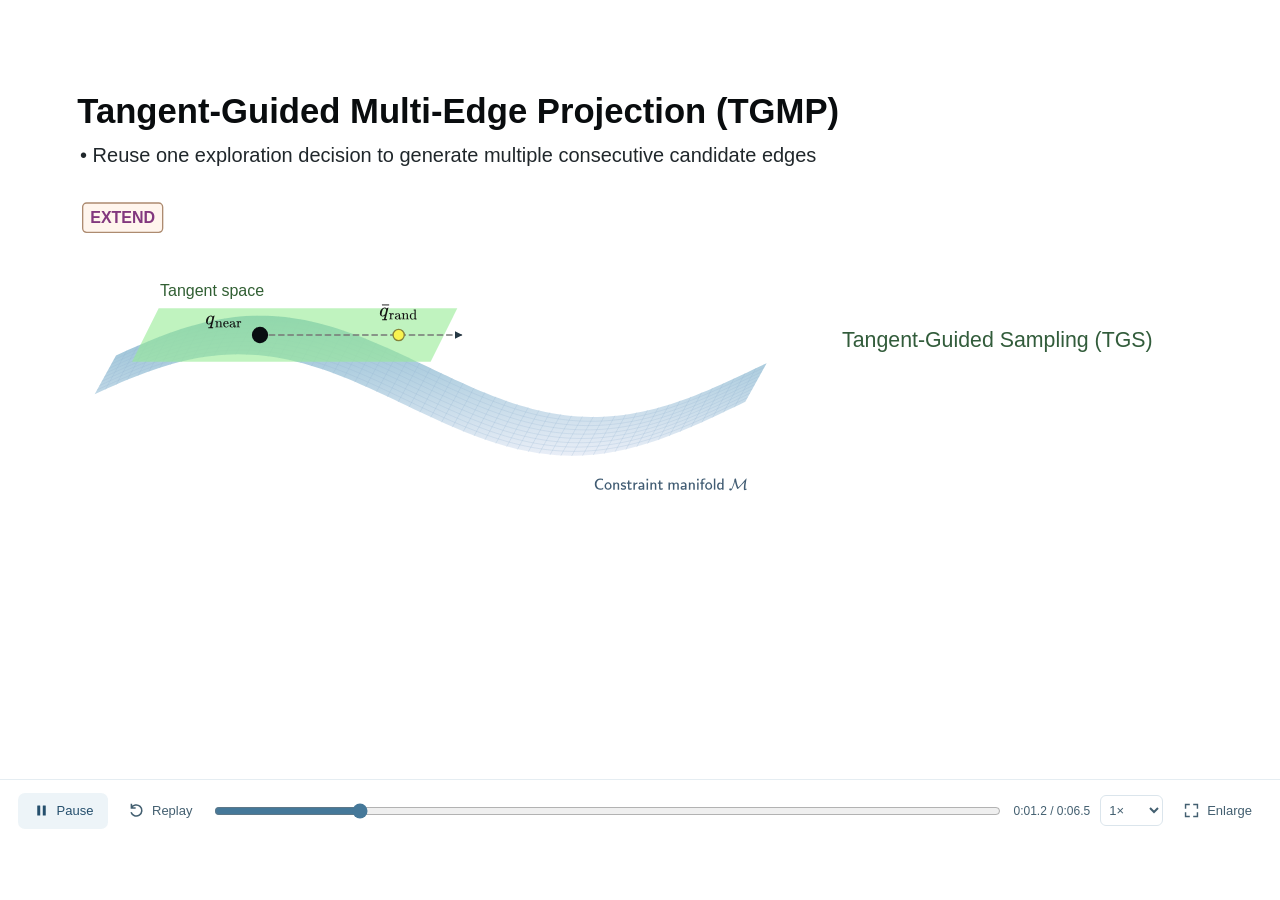
<file: assets/animations/method-tgmp-extend.html>
<!doctype html>
<html lang="en">
<head>
<meta charset="utf-8"><meta name="viewport" content="width=device-width,initial-scale=1">
<meta name="description" content="Generate an ordered tangent-space candidate batch, stop at a tangent-error or batch-size limit, project candidates concurrently, and insert the valid prefix.">
<title>TGMP-EXTEND · PATACON</title>
<style>
:root{color-scheme:light;font-family:Arial,Helvetica,sans-serif;color:#172d3b;--aspect:960 / 540;--ctrl:62px}
*{box-sizing:border-box}html,body{margin:0;background:#fff}body{min-height:100vh;display:grid;place-items:center;-webkit-font-smoothing:antialiased}
button,input,select{font:inherit}button{-webkit-tap-highlight-color:transparent;cursor:pointer}.viewer{width:min(1500px,100%);position:relative;background:#fff}.scene{width:100%;aspect-ratio:var(--aspect);position:relative}.scene>svg{display:block;width:100%;height:100%;font-family:Arial,Helvetica,sans-serif}.controls{display:flex;align-items:center;gap:10px;min-height:var(--ctrl);padding:10px 18px;border-top:1px solid #e5edf2;color:#435f70;font-size:13px;background:#fff}
button{display:inline-flex;align-items:center;justify-content:center;gap:7px;min-height:36px;padding:7px 10px;border:0;border-radius:7px;background:transparent;color:inherit;white-space:nowrap}button:hover{background:#eff5f8}button svg{width:17px;height:17px;flex:none}.primary{background:#edf4f8;color:#254f6d;min-width:90px}.primary:hover{background:#e0edf4}
#timeline{flex:1;min-width:20px;accent-color:#457899;cursor:pointer;height:24px}#time{font-variant-numeric:tabular-nums;white-space:nowrap;font-size:12px}#speed{border:1px solid #dbe5ec;border-radius:6px;padding:6px 4px;background:white;color:#435f70}button:focus-visible,input:focus-visible,select:focus-visible{outline:2px solid #407ca7;outline-offset:3px}
.mini-controls,.expand-hint{display:none}.embed body{height:100vh;min-height:0;overflow:hidden}.embed .viewer{width:100%}.embed:not(.expanded) .controls{display:none}.embed:not(.expanded) .scene>svg{cursor:zoom-in}.embed:not(.expanded) .mini-controls{display:flex;position:absolute;left:7px;bottom:5px;gap:2px;opacity:.5}.mini-controls:hover,.mini-controls:focus-within{opacity:1!important}.mini-controls button{min-height:24px;height:24px;width:26px;padding:4px;background:rgba(241,247,250,.95);border-radius:5px}.mini-controls svg{width:14px;height:14px}
.embed:not(.expanded) .expand-hint{display:flex;position:absolute;right:8px;bottom:5px;min-height:25px;padding:5px 9px;color:#fff;background:rgba(21,47,63,.8);border-radius:20px;font-size:10px;gap:4px;cursor:zoom-in}.expand-hint svg{width:12px;height:12px}
.viewer:fullscreen,.viewer.local-expanded,.expanded .viewer{width:100vw;height:100vh;max-width:none;display:flex;flex-direction:column;justify-content:center;align-items:center;background:#fff}.viewer.local-expanded{position:fixed;inset:0;z-index:10000}.expanded body{height:100vh;overflow:hidden}
.viewer:fullscreen .scene,.viewer.local-expanded .scene,.expanded .scene{width:min(100vw,calc((100vh - var(--ctrl)) * var(--aspect)));flex-shrink:0}
.viewer:fullscreen .controls,.viewer.local-expanded .controls,.expanded .controls{width:min(100vw,calc((100vh - var(--ctrl)) * var(--aspect)));flex-shrink:0}
.sr-only{position:absolute;width:1px;height:1px;overflow:hidden;clip:rect(0,0,0,0);white-space:nowrap}
@media(max-width:600px){:root{--ctrl:56px}.controls{padding:7px;gap:3px}button{padding:6px;min-height:34px}.primary{min-width:34px}.label{display:none}#time{font-size:10px}#speed{font-size:11px;padding:5px 2px}.expand-hint{font-size:8px!important;padding:3px 6px!important}.mini-controls button{width:22px;height:21px;min-height:21px}}
@media(prefers-reduced-motion:reduce){*{transition:none!important}}
</style>
<!-- LaTeX labels: pre-rendered MathJax SVG; no CDN or web-font dependency. -->
<script src="../js/latex-equations.js?v=20261009-latex"></script>
<script src="../js/latex-labels.js?v=20261009-latex"></script>
</head>
<body>
<main id="viewer" class="viewer" aria-label="TGMP-EXTEND">
<div class="scene"><svg id="diagram" xmlns="http://www.w3.org/2000/svg" viewBox="0 0 960 540" role="img" aria-labelledby="diagram-title diagram-description"><title id="diagram-title">TGMP-EXTEND</title><desc id="diagram-description">Generate an ordered tangent-space candidate batch, stop at a tangent-error or batch-size limit, project candidates concurrently, and insert the valid prefix. Illustrative reconstruction, not a running planner or measured execution trace.</desc></svg></div>
<div class="controls" aria-label="Animation controls">
<button id="pause" class="toggle-play primary" type="button"><svg class="symbol" viewBox="0 0 20 20" fill="currentColor" aria-hidden="true"></svg><span class="label">Pause</span></button>
<button class="replay" type="button" aria-label="Replay animation"><svg viewBox="0 0 20 20" fill="none" stroke="currentColor" stroke-width="1.8" aria-hidden="true"><path d="M4 7a6.5 6.5 0 1 1-.4 5M4 2v5h5"/></svg><span class="label">Replay</span></button>
<label class="sr-only" for="timeline">Animation position</label><input id="timeline" type="range" min="0" max="1" step="0.01" value="0"><span id="time">0:00.0</span>
<label class="sr-only" for="speed">Playback speed</label><select id="speed"><option value="0.5">0.5×</option><option value="0.75">0.75×</option><option value="1" selected>1×</option><option value="1.5">1.5×</option><option value="2">2×</option></select>
<button class="enlarge" type="button" aria-label="Enlarge or close animation"><svg viewBox="0 0 20 20" fill="none" stroke="currentColor" stroke-width="1.7" aria-hidden="true"><path d="M3 8V3h5m4 0h5v5m0 4v5h-5m-4 0H3v-5"/></svg><span class="label expand-label">Enlarge</span></button>
</div>
<div class="mini-controls"><button class="toggle-play" type="button" aria-label="Pause animation"><svg class="symbol" viewBox="0 0 20 20" fill="currentColor" aria-hidden="true"></svg></button><button class="replay" type="button" aria-label="Replay animation"><svg viewBox="0 0 20 20" fill="none" stroke="currentColor" stroke-width="1.8" aria-hidden="true"><path d="M4 7a6.5 6.5 0 1 1-.4 5M4 2v5h5"/></svg></button></div>
<button class="expand-hint enlarge" type="button"><svg viewBox="0 0 20 20" fill="none" stroke="currentColor" stroke-width="1.6" aria-hidden="true"><path d="M3 8V3h5m4 0h5v5m0 4v5h-5m-4 0H3v-5"/></svg>Click to enlarge</button>
</main>
<script>
const CONFIG={"id": "method-tgmp-extend", "width": 960, "height": 540, "duration": 6.4683, "title": "TGMP-EXTEND"};
'use strict';
// Pure SVG scene construction. Coordinates are reconstructed illustration
// keyframes, not output from a running planner or a constraint solver.
const NS='http://www.w3.org/2000/svg';
const $=id=>document.getElementById(id);
const root=$('diagram');
const clamp=(v,a=0,b=1)=>Math.min(b,Math.max(a,v));
const ramp=(t,a,b)=>clamp((t-a)/(b-a));
const ease=v=>v*v*(3-2*v);
const phase=(t,a,b)=>ease(ramp(t,a,b));
const mix=(a,b,v)=>a+(b-a)*v;
const lerp=(a,b,v)=>a.map((x,i)=>mix(x,b[i],v));
const xy=p=>p.map(v=>Number(v.toFixed(2))).join(' ');
const pathData=ps=>'M'+ps.map(xy).join('L');
function el(tag,attrs={},parent=root){const e=document.createElementNS(NS,tag); for(const [k,v] of Object.entries(attrs))e.setAttribute(k,String(v));if(parent)parent.appendChild(e);return e;}
const group=(parent=root,attrs={})=>el('g',attrs,parent);
const set=(e,a)=>{for(const [k,v] of Object.entries(a))e.setAttribute(k,String(v));};
const op=(e,v)=>e.setAttribute('opacity',clamp(v).toFixed(3));
function rect(g,x,y,w,h,fill='#fff',stroke='#17333f',r=0,sw=1){return el('rect',{x,y,width:w,height:h,rx:r,fill,stroke,'stroke-width':sw},g);}
function line(g,a,b,color='#243747',w=1.5,dash='',marker=''){return el('path',{d:pathData([a,b]),fill:'none',stroke:color,'stroke-width':w,'stroke-dasharray':dash,'stroke-linecap':'round',...(marker?{'marker-end':`url(#${marker})`}:{})},g);}
function poly(g,ps,fill,stroke='none',w=1){return el('path',{d:pathData(ps)+'Z',fill,stroke,'stroke-width':w},g);}
function circle(g,x,y,r=4,fill='#f4c1a9',stroke='#273c48',w=1.2){return el('circle',{cx:x,cy:y,r,fill,stroke,'stroke-width':w},g);}
function text(g,x,y,content,size=14,fill='#111',weight=400,anchor='start',extra={}){const n=el('text',{x,y,'font-size':size,fill,'font-weight':weight,'text-anchor':anchor,...extra},g);n.textContent=content;return n;}
function lines(g,x,y,arr,size=14,fill='#111',weight=400,anchor='start',leading=1.25){return arr.map((s,i)=>text(g,x,y+i*size*leading,s,size,fill,weight,anchor));}
// All diagram variables are built from LaTeX, not Unicode/tspan imitations.
function latex(g,x,y,tex,size=16,fill='#111',anchor='start'){
 return window.PataconLatex.render(g,x,y,tex,size,fill,anchor);
}
function math(g,x,y,base='q',sub='',size=16,fill='#111',anchor='start',bar=false){
 return latex(g,x,y,window.PataconLatex.variable(base,sub,bar),size,fill,anchor);
}
function badge(g,x,y,label){const w=label.length*7+18;rect(g,x,y,w,22,'#fff5ed','#ad8b70',3,1);text(g,x+w/2,y+15,label,12,'#82387e',600,'middle');}
function slideHeader(title,subtitle){const g=group();text(g,58,48,title,26,'#090c0e',700);if(subtitle)text(g,60,77,'•  '+subtitle,15,'#20272b');return g;}
function arrowBlock(g,x,y,w=30,h=26){poly(g,[[x,y-h*.3],[x+w*.64,y-h*.3],[x+w*.64,y-h*.62],[x+w,y],[x+w*.64,y+h*.62],[x+w*.64,y+h*.3],[x,y+h*.3]],'#287291','#103b50',1.4);}
function pointMove(n,a,b,v){const p=lerp(a,b,v);set(n,{cx:p[0],cy:p[1]});}
function drawProgress(p,a,b,v){set(p,{d:pathData([a,lerp(a,b,v)])});op(p,v>0?1:0);}
function show(g,t,a,b=.3){op(g,phase(t,a,a+b));}
const defs=el('defs');
const grad=el('linearGradient',{id:'surface-fill',x1:0,y1:-10,x2:0,y2:168,gradientUnits:'userSpaceOnUse'},defs);
[['0%','#639abb',.9],['45%','#a1c7dc',.78],['82%','#e0ebf5',.64],['100%','#f9fbfd',.58]].forEach(([offset,color,alpha])=>el('stop',{offset,'stop-color':color,'stop-opacity':alpha},grad));
const waveGrad=el('linearGradient',{id:'wave-fill',x1:0,y1:0,x2:0,y2:1},defs);
[['0%','#8cbbd1'],['100%','#e9eef7']].forEach(([offset,color])=>el('stop',{offset,'stop-color':color},waveGrad));
const COLORS={orange:'#c96c36',purple:'#9c3b99',green:'#91ee91',blue:'#4d8fc0',ink:'#172d3b',red:'#c33938'};
for(const [id,c] of Object.entries({arrow:'#263844',purple:'#a1439c',orange:'#cf713c',red:'#ba3636',green:'#4e955e',blue:'#346783'})){
 const m=el('marker',{id:id+'-arrow',viewBox:'0 0 10 10',refX:8.5,refY:5,markerWidth:6,markerHeight:6,orient:'auto-start-reverse',markerUnits:'userSpaceOnUse'},defs);poly(m,[[0,0],[10,5],[0,10]],c);
}
function buildDome(){
 const g=group(defs,{id:'dome-surface'}),R=2.3,rad=1.65;
 const p=(u,v)=>[95*(u-v)/Math.SQRT2,16*(u+v)/Math.SQRT2+183*(R-Math.sqrt(Math.max(0,R*R-u*u-v*v)))];
 const pts=[];for(let j=0;j<=24;j++){let r=rad*j/24;for(let i=0;i<120;i++){let a=i*Math.PI*2/120;pts.push(p(r*Math.cos(a),r*Math.sin(a)));}}
 pts.sort((a,b)=>a[0]-b[0]||a[1]-b[1]);const cross=(o,a,b)=>(a[0]-o[0])*(b[1]-o[1])-(a[1]-o[1])*(b[0]-o[0]);let lo=[],hi=[];
 for(const q of pts){while(lo.length>1&&cross(lo.at(-2),lo.at(-1),q)<=0)lo.pop();lo.push(q);}for(let i=pts.length-1;i>=0;i--){let q=pts[i];while(hi.length>1&&cross(hi.at(-2),hi.at(-1),q)<=0)hi.pop();hi.push(q);}poly(g,lo.slice(0,-1).concat(hi.slice(0,-1)),'url(#surface-fill)');
 for(let ax=0;ax<2;ax++)for(let i=1;i<38;i++){const a=-rad+2*rad*i/38,span=Math.sqrt(rad*rad-a*a),ps=[];for(let j=0;j<=65;j++){const b=-span+2*span*j/65;ps.push(ax?p(b,a):p(a,b));}el('path',{d:pathData(ps),fill:'none',stroke:'#739bc0','stroke-width':.5,'stroke-opacity':.27},g);}
}
buildDome();
function dome(g,x,y,s=1){return el('use',{href:'#dome-surface',transform:`translate(${x} ${y}) scale(${s})`},g);}
function tangent(g,x,y,s=1,angle=0,alpha=.6){const p=group(g,{transform:`translate(${x} ${y}) rotate(${angle}) scale(${s})`});poly(p,[[-98,-24],[136,-24],[115,21],[-119,21]],COLORS.green);op(p,alpha);return p;}
function ribbon(g,x0,x1,fn,width=22){
 const xs=Array.from({length:101},(_,i)=>mix(x0,x1,i/100));const outline=[...xs.map(x=>[x,fn(x)-width*.5]),...xs.slice().reverse().map(x=>[x-16,fn(x)+width*.5])];poly(g,outline,'url(#wave-fill)');
 const grid=group(g,{'fill':'none','stroke':'#8bb1d1','stroke-width':.55,'stroke-opacity':.35});
 for(let i=1;i<60;i++){const x=mix(x0,x1,i/60);line(grid,[x,fn(x)-width*.5],[x-16,fn(x)+width*.5],'#90b1d1',.5);}
 for(let j=1;j<9;j++){const u=j/9;el('path',{d:pathData(xs.map(x=>[x-16*u,fn(x)+width*(u-.5)])),fill:'none',stroke:'#92b3d0','stroke-width':.5},grid);}
}
function planeAlong(g,a,b,width=32){const off=[-10,width];poly(g,[[a[0]+10,a[1]-width*.5],[b[0]+10,b[1]-width*.5],[b[0]+off[0],b[1]+width*.5],[a[0]+off[0],a[1]+width*.5]],'#96eb94');op(g,.6);}
function seeded(seed=7){return()=>{seed=(seed*1664525+1013904223)>>>0;return seed/4294967296;};}
function cube(g,cx,cy,s=70,surface=false){
 const pr=(x,y,z)=>[cx+s*(.66*x+.52*y),cy+s*(-.25*x+.30*y-.90*z)];
 const corners=[[-1,-1,-1],[1,-1,-1],[1,1,-1],[-1,1,-1],[-1,-1,1],[1,-1,1],[1,1,1],[-1,1,1]];
 const back=group(g);for(const [i,j] of [[0,1],[1,2],[2,3],[3,0],[4,5],[5,6],[6,7],[7,4],[0,4],[1,5],[2,6],[3,7]])line(back,pr(...corners[i]),pr(...corners[j]),'#8a9095',.75);
 for(let a=-.75;a<1;a+=.25){line(back,pr(a,-1,-1),pr(a,1,-1),'#dadde0',.45);line(back,pr(-1,a,-1),pr(1,a,-1),'#dadde0',.45);line(back,pr(-1,-1,a),pr(1,-1,a),'#dadddf',.45);line(back,pr(a,-1,-1),pr(a,-1,1),'#dadddf',.45);}
 if(surface){
  const f=(x,y)=>.35*Math.cos(2*x)+.27*Math.cos(2.5*y)-.2*x;
  const shade=v=>{v=clamp(v);const a=[51,119,164],b=[176,213,225];return 'rgb('+a.map((a,i)=>Math.round(mix(a,b[i],v))).join(',')+')';};
  for(let j=0;j<23;j++)for(let i=0;i<23;i++){const x=-1+2*i/23,y=-1+2*j/23,dx=2/23,ps=[[x,y],[x+dx,y],[x+dx,y+dx],[x,y+dx]].map(([u,v])=>pr(u,v,f(u,v)));poly(g,ps,shade((x+y+2)/4),shade((x+y+2)/4),.3);}
 }else{let rand=seeded(19);for(let i=0;i<90;i++){const p=pr(rand()*1.9-.95,rand()*1.9-.95,rand()*1.9-.95);circle(g,p[0],p[1],.65,'#899196','none');}}
 math(g,cx-s*.8,cy+s*1.6,'q','1',13);math(g,cx+s*.9,cy+s*1.6,'q','2',13);math(g,cx-s*1.4,cy+s*.2,'q','3',13);
 return pr;
}

slideHeader('Tangent-Guided Multi-Edge Projection (TGMP)','Reuse one exploration decision to generate multiple consecutive candidate edges');
badge(root,62,108,'EXTEND');
const shape=group();
const f=x=>245-38*Math.cos((x-195)*2*Math.PI/500);
ribbon(shape,87,575,f,29);
latex(shape,561,323,String.raw`\textsf{Constraint manifold }\mathcal{M}`,12,'#415c73','end');
// Fixed back-to-front order for every stage: planes -> lines -> nodes.
const extendPlaneLayer=group(root,{'data-layer':'extend-tangent-spaces'});
const extendLineLayer=group(root,{'data-layer':'extend-lines'});
const extendNodeLayer=group(root,{'data-layer':'extend-nodes'});
const initialPlane=group(extendPlaneLayer);planeAlong(initialPlane,[109,207],[333,207],40);text(root,120,178,'Tangent space',12,'#315f33',500);
const origin=[195,207],xs=[229,263,297,331],targets=xs.map(x=>[x,f(x)]),sources=xs.map(x=>[x,207]);
const startLabel=group(extendNodeLayer);circle(startLabel,...origin,5.5,'#090d11','#090d11');math(startLabel,origin[0]-13,origin[1]-8,'q','near',15,'#111','end');
const sample=group(extendNodeLayer),sampleGuide=group(extendLineLayer);line(sampleGuide,origin,[346,207],'#777',1.2,'4 3','arrow-arrow');circle(sample,299,207,4.2,'#f9f34f','#858339',1);math(sample,299,193,'q','rand',15,'#111','middle',true);
const generation=group(extendLineLayer);line(generation,origin,[389,207],'#555',1.3,'4 4','arrow-arrow');
const projectionLayer=group(extendLineLayer),edgeLayer=group(extendLineLayer),nodeLayer=group(extendNodeLayer);
const items=sources.map((source,i)=>({source,target:targets[i],node:circle(nodeLayer,...source,4.7,'#6e9abb','#243d4c',1.2),arrow:line(projectionLayer,source,source,COLORS.purple,1.2,'','purple-arrow'),edge:line(edgeLayer,i?targets[i-1]:origin,targets[i],'#111',1.8)}));
const stop=group(extendNodeLayer),stopLine=group(extendLineLayer);circle(stop,365,207,4.5,'#d74d4d','#842c36',1.1);math(stop,365,193,'q','k',15,'#353535','middle',true);line(stopLine,[365,207],[365,f(365)],'#4f53b5',1.8,'3 2');rect(stop,371,231,65,19,'#fffa60','none',1);latex(stop,375,245,String.raw`E_m(\bar{q}_{k})`,13,'#4c4b20');
const renewed=group(extendPlaneLayer),newP=group(renewed);const slope=(38*2*Math.PI/500)*Math.sin((331-195)*2*Math.PI/500);planeAlong(newP,[292,f(331)-slope*39],[410,f(331)+slope*79],45);
// The renewed plane stays below every existing edge and node.
const finalRoot=group(extendNodeLayer);circle(finalRoot,...targets.at(-1),5.3,'#bd5aba','#582753',1.2);math(finalRoot,targets.at(-1)[0]+3,targets.at(-1)[1]+25,'q','root',15,'#223f39','middle');
const captions=[group(),group(),group(),group()];
lines(captions[0],748,216,['Tangent-Guided Sampling (TGS)'],16,'#325c3b',500,'middle');
latex(captions[1],748,211,String.raw`E_m(\bar{q}_{k})>\varepsilon\quad\text{or}\quad K=K_{\max}`,17,'#263f3b','middle');text(captions[1],748,240,'[Candidate generation stops]',14,'#3c6249',400,'middle');
lines(captions[2],748,216,['[GPU-parallel multi-edge projection]','Project and validate multiple edges concurrently'],14,'#335f37',400,'middle',1.4);
lines(captions[3],748,217,['Valid prefix exists','[CONNECT]'],16,'#335f37',500,'middle',1.4);
function renderScene(t){
 const sampleOpacity=1-phase(t,1.15,1.4),stopOpacity=phase(t,1.9,2.2)*(1-phase(t,2.8,3.05));
 op(sample,sampleOpacity);op(sampleGuide,sampleOpacity);show(generation,t,1.25,.2);op(stop,stopOpacity);op(stopLine,stopOpacity);
 const proj=phase(t,3.02,3.8);
 items.forEach((item,i)=>{const shown=phase(t,1.28+i*.11,1.48+i*.11);op(item.node,shown);pointMove(item.node,item.source,item.target,proj);set(item.node,{fill:proj>.9?'#f6c7ae':'#719ebf'});drawProgress(item.arrow,item.source,item.target,proj);op(item.arrow,shown*phase(t,3.02,3.2)*(1-phase(t,4.25,4.52)));drawProgress(item.edge,i?targets[i-1]:origin,item.target,phase(t,4.22+i*.045,4.58+i*.045));});
 op(generation,phase(t,1.25,1.5)*(1-phase(t,4.1,4.4)));show(renewed,t,4.48,.32);show(finalRoot,t,4.4,.25);
 op(captions[0],1-phase(t,1.32,1.52));op(captions[1],phase(t,1.46,1.75)*(1-phase(t,2.87,3.05)));op(captions[2],phase(t,3.03,3.27)*(1-phase(t,4.33,4.55)));show(captions[3],t,4.54,.22);
}

// Deterministic, seekable SVG timeline. No video, frame-sequence, or network dependency.
const duration=CONFIG.duration,channel='patacon-diagram-animation';
const embedded=new URLSearchParams(location.search).get('embed')==='1';
const parented=embedded&&window.parent!==window;
const parentOrigin=(location.protocol==='file:'||location.origin==='null')?'*':location.origin;
const reduced=window.matchMedia('(prefers-reduced-motion: reduce)');
let time=reduced.matches?duration-.45:0,playing=!reduced.matches,speed=1,visible=true,expanded=false,raf=0,previous=0;
const viewer=$('viewer'),slider=$('timeline');slider.max=duration;
if(embedded)document.documentElement.classList.add('embed');
function timeLabel(n){return Math.floor(n/60)+':'+(n%60).toFixed(1).padStart(4,'0');}
function render(){renderScene(time);root.dataset.time=time.toFixed(3);slider.value=time.toFixed(3);slider.setAttribute('aria-valuetext',`${time.toFixed(1)} of ${duration.toFixed(1)} seconds`);$('time').textContent=timeLabel(time)+' / '+timeLabel(duration);}
function canRun(){return playing&&visible&&!document.hidden;}
function tick(now){raf=0;if(!canRun()){previous=0;return;}if(previous)time=(time+Math.min(.12,(now-previous)/1000)*speed)%duration;previous=now;render();raf=requestAnimationFrame(tick);}
function schedule(){previous=0;if(raf)cancelAnimationFrame(raf);raf=canRun()?requestAnimationFrame(tick):0;}
function buttons(){document.querySelectorAll('.toggle-play').forEach(b=>{b.setAttribute('aria-label',playing?'Pause animation':'Play animation');b.querySelector('.symbol').innerHTML=playing?'<rect x="5" y="4" width="3.5" height="12" rx=".5"/><rect x="11.5" y="4" width="3.5" height="12" rx=".5"/>':'<path d="M6 3.5v13l10-6.5z"/>';const s=b.querySelector('.label');if(s)s.textContent=playing?'Pause':'Play';});document.querySelectorAll('.expand-label').forEach(b=>b.textContent=expanded?'Close':'Enlarge');}
function play(){playing=true;buttons();schedule();}function pause(){playing=false;buttons();schedule();}function replay(){time=0;render();play();}function toggle(){playing?pause():play();}
function seek(v,pauseAfter=false){v=Number(v);if(!Number.isFinite(v))return;time=clamp(v,0,duration-.001);previous=0;if(pauseAfter)pause();render();}
function setSpeed(v){v=Number(v);if(!Number.isFinite(v)||v<=0)return;speed=clamp(v,.1,4);previous=0;const s=$('speed');if([...s.options].some(o=>Number(o.value)===speed))s.value=String(speed);}
function post(type,extra={}){if(parented)window.parent.postMessage({channel,type,...extra},parentOrigin);}
function setExpanded(v){expanded=!!v;document.documentElement.classList.toggle('expanded',expanded);buttons();if(expanded){visible=true;$('pause').focus({preventScroll:true});schedule();}}
async function enlarge(){if(parented){post('toggle-expand');return;}if(document.fullscreenElement){try{await document.exitFullscreen();}catch{}return;}if(viewer.classList.contains('local-expanded')){viewer.classList.remove('local-expanded');setExpanded(false);return;}try{if(!viewer.requestFullscreen)throw new Error();await viewer.requestFullscreen();}catch{viewer.classList.add('local-expanded');setExpanded(true);}}
for(const b of document.querySelectorAll('.toggle-play'))b.addEventListener('click',toggle);
for(const b of document.querySelectorAll('.replay'))b.addEventListener('click',replay);
for(const b of document.querySelectorAll('.enlarge'))b.addEventListener('click',enlarge);
slider.addEventListener('input',()=>seek(slider.value));$('speed').addEventListener('change',e=>setSpeed(e.target.value));
root.addEventListener('click',()=>{if(embedded&&!expanded)enlarge();});
document.addEventListener('fullscreenchange',()=>setExpanded(!!document.fullscreenElement));document.addEventListener('visibilitychange',schedule);
document.addEventListener('keydown',e=>{
 if(expanded&&e.key==='Tab'){const cs=[...document.querySelectorAll('.controls button,.controls input,.controls select')],first=cs[0],last=cs.at(-1);if(e.shiftKey&&document.activeElement===first){e.preventDefault();last.focus();}else if(!e.shiftKey&&document.activeElement===last){e.preventDefault();first.focus();}return;}
 if(e.key==='Escape'&&expanded){if(parented)post('close-expand');else if(viewer.classList.contains('local-expanded')){viewer.classList.remove('local-expanded');setExpanded(false);}return;}
 if(e.target.closest('input,select,button,a,textarea')||e.ctrlKey||e.metaKey||e.altKey)return;
 if(e.code==='Space'){e.preventDefault();toggle();}else if(e.key.toLowerCase()==='r')replay();else if(e.key.toLowerCase()==='f')enlarge();else if(e.key==='ArrowLeft'){e.preventDefault();seek(time-.5);}else if(e.key==='ArrowRight'){e.preventDefault();seek(time+.5);}else if(e.key==='Home'){e.preventDefault();seek(0);}
});
window.addEventListener('message',e=>{if(!parented||e.source!==window.parent||(location.protocol!=='file:'&&location.origin!=='null'&&e.origin!==location.origin))return;const m=e.data;if(!m||m.channel!==channel)return;if(m.type==='visibility'){visible=!!m.visible;schedule();}else if(m.type==='expanded')setExpanded(m.expanded);else if(m.type==='restart')replay();else if(m.type==='seek')seek(m.time,true);});
window.PATACON_ANIMATION=Object.freeze({play,pause,replay,seek,setSpeed,duration,get state(){return{time,playing,speed,visible,expanded};}});
buttons();render();schedule();post('ready');

</script>
</body>
</html>
</file>
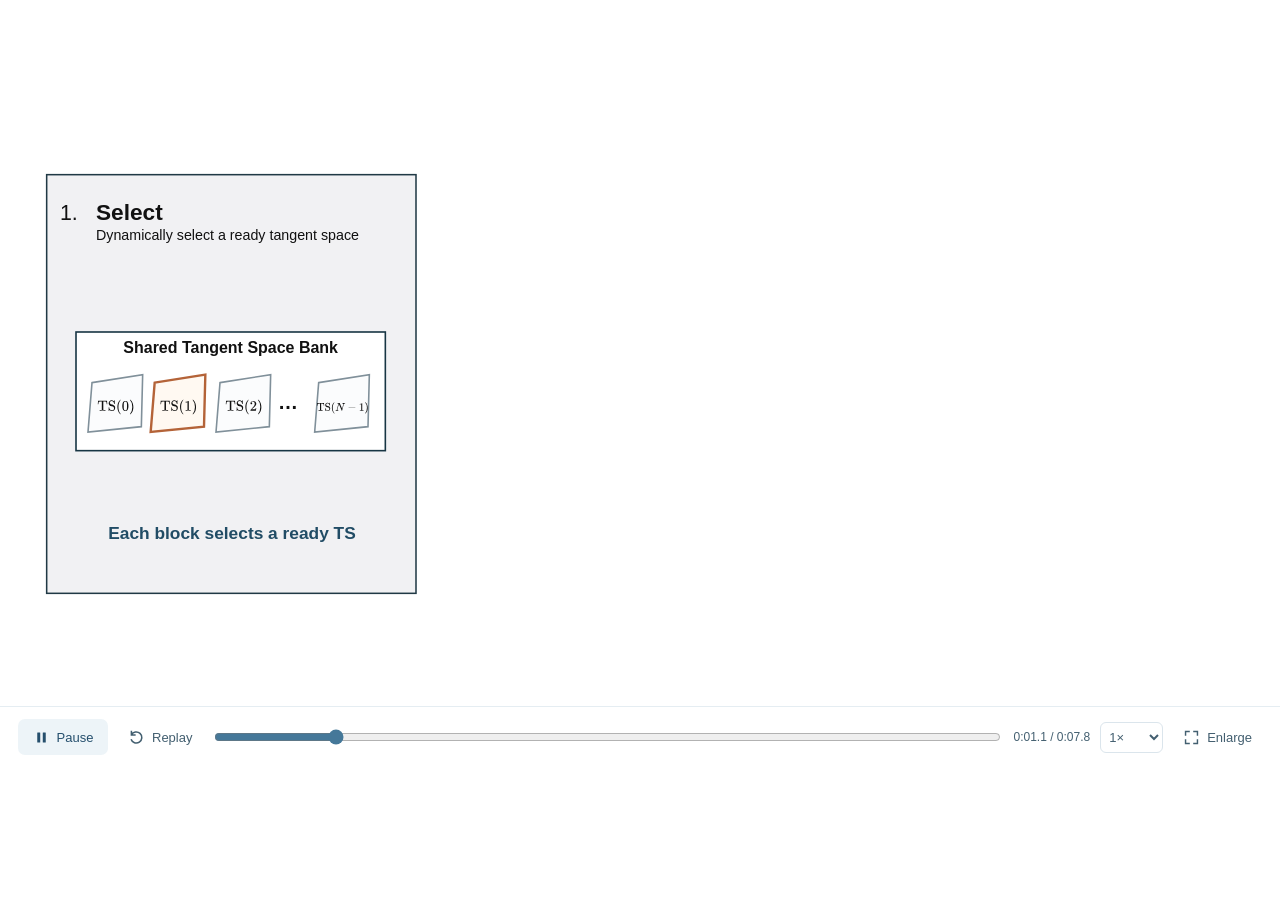
<file: assets/animations/method-tgs-cropped.html>
<!doctype html>
<html lang="en">
<head>
<meta charset="utf-8"><meta name="viewport" content="width=device-width,initial-scale=1">
<meta name="description" content="Select a shared tangent space, sample inside it, and search only its associated nodes to choose an expansion direction.">
<title>Tangent-Guided Sampling · PATACON</title>
<style>
:root{color-scheme:light;font-family:Arial,Helvetica,sans-serif;color:#172d3b;--aspect:960 / 430;--ctrl:62px}
*{box-sizing:border-box}html,body{margin:0;background:#fff}body{min-height:100vh;display:grid;place-items:center;-webkit-font-smoothing:antialiased}
button,input,select{font:inherit}button{-webkit-tap-highlight-color:transparent;cursor:pointer}.viewer{width:min(1500px,100%);position:relative;background:#fff}.scene{width:100%;aspect-ratio:var(--aspect);position:relative}.scene>svg{display:block;width:100%;height:100%;font-family:Arial,Helvetica,sans-serif}.controls{display:flex;align-items:center;gap:10px;min-height:var(--ctrl);padding:10px 18px;border-top:1px solid #e5edf2;color:#435f70;font-size:13px;background:#fff}
button{display:inline-flex;align-items:center;justify-content:center;gap:7px;min-height:36px;padding:7px 10px;border:0;border-radius:7px;background:transparent;color:inherit;white-space:nowrap}button:hover{background:#eff5f8}button svg{width:17px;height:17px;flex:none}.primary{background:#edf4f8;color:#254f6d;min-width:90px}.primary:hover{background:#e0edf4}
#timeline{flex:1;min-width:20px;accent-color:#457899;cursor:pointer;height:24px}#time{font-variant-numeric:tabular-nums;white-space:nowrap;font-size:12px}#speed{border:1px solid #dbe5ec;border-radius:6px;padding:6px 4px;background:white;color:#435f70}button:focus-visible,input:focus-visible,select:focus-visible{outline:2px solid #407ca7;outline-offset:3px}
.mini-controls,.expand-hint{display:none}.embed body{height:100vh;min-height:0;overflow:hidden}.embed .viewer{width:100%}.embed:not(.expanded) .controls{display:none}.embed:not(.expanded) .scene>svg{cursor:zoom-in}.embed:not(.expanded) .mini-controls{display:flex;position:absolute;left:7px;bottom:5px;gap:2px;opacity:.5}.mini-controls:hover,.mini-controls:focus-within{opacity:1!important}.mini-controls button{min-height:24px;height:24px;width:26px;padding:4px;background:rgba(241,247,250,.95);border-radius:5px}.mini-controls svg{width:14px;height:14px}
.embed:not(.expanded) .expand-hint{display:flex;position:absolute;right:8px;bottom:5px;min-height:25px;padding:5px 9px;color:#fff;background:rgba(21,47,63,.8);border-radius:20px;font-size:10px;gap:4px;cursor:zoom-in}.expand-hint svg{width:12px;height:12px}
.viewer:fullscreen,.viewer.local-expanded,.expanded .viewer{width:100vw;height:100vh;max-width:none;display:flex;flex-direction:column;justify-content:center;align-items:center;background:#fff}.viewer.local-expanded{position:fixed;inset:0;z-index:10000}.expanded body{height:100vh;overflow:hidden}
.viewer:fullscreen .scene,.viewer.local-expanded .scene,.expanded .scene{width:min(100vw,calc((100vh - var(--ctrl)) * var(--aspect)));flex-shrink:0}
.viewer:fullscreen .controls,.viewer.local-expanded .controls,.expanded .controls{width:min(100vw,calc((100vh - var(--ctrl)) * var(--aspect)));flex-shrink:0}
.sr-only{position:absolute;width:1px;height:1px;overflow:hidden;clip:rect(0,0,0,0);white-space:nowrap}
@media(max-width:600px){:root{--ctrl:56px}.controls{padding:7px;gap:3px}button{padding:6px;min-height:34px}.primary{min-width:34px}.label{display:none}#time{font-size:10px}#speed{font-size:11px;padding:5px 2px}.expand-hint{font-size:8px!important;padding:3px 6px!important}.mini-controls button{width:22px;height:21px;min-height:21px}}
@media(prefers-reduced-motion:reduce){*{transition:none!important}}
</style>
<!-- LaTeX labels: pre-rendered MathJax SVG; no CDN or web-font dependency. -->
<script src="../js/latex-equations.js?v=20261009-latex"></script>
<script src="../js/latex-labels.js?v=20261009-latex"></script>
</head>
<body>
<main id="viewer" class="viewer" aria-label="Tangent-Guided Sampling">
<div class="scene"><svg id="diagram" xmlns="http://www.w3.org/2000/svg" viewBox="0 0 960 430" role="img" aria-labelledby="diagram-title diagram-description"><title id="diagram-title">Tangent-Guided Sampling</title><desc id="diagram-description">Select a shared tangent space, sample inside it, and search only its associated nodes to choose an expansion direction. Illustrative reconstruction, not a running planner or measured execution trace.</desc></svg></div>
<div class="controls" aria-label="Animation controls">
<button id="pause" class="toggle-play primary" type="button"><svg class="symbol" viewBox="0 0 20 20" fill="currentColor" aria-hidden="true"></svg><span class="label">Pause</span></button>
<button class="replay" type="button" aria-label="Replay animation"><svg viewBox="0 0 20 20" fill="none" stroke="currentColor" stroke-width="1.8" aria-hidden="true"><path d="M4 7a6.5 6.5 0 1 1-.4 5M4 2v5h5"/></svg><span class="label">Replay</span></button>
<label class="sr-only" for="timeline">Animation position</label><input id="timeline" type="range" min="0" max="1" step="0.01" value="0"><span id="time">0:00.0</span>
<label class="sr-only" for="speed">Playback speed</label><select id="speed"><option value="0.5">0.5×</option><option value="0.75">0.75×</option><option value="1" selected>1×</option><option value="1.5">1.5×</option><option value="2">2×</option></select>
<button class="enlarge" type="button" aria-label="Enlarge or close animation"><svg viewBox="0 0 20 20" fill="none" stroke="currentColor" stroke-width="1.7" aria-hidden="true"><path d="M3 8V3h5m4 0h5v5m0 4v5h-5m-4 0H3v-5"/></svg><span class="label expand-label">Enlarge</span></button>
</div>
<div class="mini-controls"><button class="toggle-play" type="button" aria-label="Pause animation"><svg class="symbol" viewBox="0 0 20 20" fill="currentColor" aria-hidden="true"></svg></button><button class="replay" type="button" aria-label="Replay animation"><svg viewBox="0 0 20 20" fill="none" stroke="currentColor" stroke-width="1.8" aria-hidden="true"><path d="M4 7a6.5 6.5 0 1 1-.4 5M4 2v5h5"/></svg></button></div>
<button class="expand-hint enlarge" type="button"><svg viewBox="0 0 20 20" fill="none" stroke="currentColor" stroke-width="1.6" aria-hidden="true"><path d="M3 8V3h5m4 0h5v5m0 4v5h-5m-4 0H3v-5"/></svg>Click to enlarge</button>
</main>
<script>
const CONFIG={"id": "method-tgs-cropped", "width": 960, "height": 430, "duration": 7.8, "title": "Tangent-Guided Sampling"};
'use strict';
// Pure SVG scene construction. Coordinates are reconstructed illustration
// keyframes, not output from a running planner or a constraint solver.
const NS='http://www.w3.org/2000/svg';
const $=id=>document.getElementById(id);
const root=$('diagram');
const clamp=(v,a=0,b=1)=>Math.min(b,Math.max(a,v));
const ramp=(t,a,b)=>clamp((t-a)/(b-a));
const ease=v=>v*v*(3-2*v);
const phase=(t,a,b)=>ease(ramp(t,a,b));
const mix=(a,b,v)=>a+(b-a)*v;
const lerp=(a,b,v)=>a.map((x,i)=>mix(x,b[i],v));
const xy=p=>p.map(v=>Number(v.toFixed(2))).join(' ');
const pathData=ps=>'M'+ps.map(xy).join('L');
function el(tag,attrs={},parent=root){const e=document.createElementNS(NS,tag); for(const [k,v] of Object.entries(attrs))e.setAttribute(k,String(v));if(parent)parent.appendChild(e);return e;}
const group=(parent=root,attrs={})=>el('g',attrs,parent);
const set=(e,a)=>{for(const [k,v] of Object.entries(a))e.setAttribute(k,String(v));};
const op=(e,v)=>e.setAttribute('opacity',clamp(v).toFixed(3));
function rect(g,x,y,w,h,fill='#fff',stroke='#17333f',r=0,sw=1){return el('rect',{x,y,width:w,height:h,rx:r,fill,stroke,'stroke-width':sw},g);}
function line(g,a,b,color='#243747',w=1.5,dash='',marker=''){return el('path',{d:pathData([a,b]),fill:'none',stroke:color,'stroke-width':w,'stroke-dasharray':dash,'stroke-linecap':'round',...(marker?{'marker-end':`url(#${marker})`}:{})},g);}
function poly(g,ps,fill,stroke='none',w=1){return el('path',{d:pathData(ps)+'Z',fill,stroke,'stroke-width':w},g);}
function circle(g,x,y,r=4,fill='#f4c1a9',stroke='#273c48',w=1.2){return el('circle',{cx:x,cy:y,r,fill,stroke,'stroke-width':w},g);}
function text(g,x,y,content,size=14,fill='#111',weight=400,anchor='start',extra={}){const n=el('text',{x,y,'font-size':size,fill,'font-weight':weight,'text-anchor':anchor,...extra},g);n.textContent=content;return n;}
function lines(g,x,y,arr,size=14,fill='#111',weight=400,anchor='start',leading=1.25){return arr.map((s,i)=>text(g,x,y+i*size*leading,s,size,fill,weight,anchor));}
// All diagram variables are built from LaTeX, not Unicode/tspan imitations.
function latex(g,x,y,tex,size=16,fill='#111',anchor='start'){
 return window.PataconLatex.render(g,x,y,tex,size,fill,anchor);
}
function math(g,x,y,base='q',sub='',size=16,fill='#111',anchor='start',bar=false){
 return latex(g,x,y,window.PataconLatex.variable(base,sub,bar),size,fill,anchor);
}
function badge(g,x,y,label){const w=label.length*7+18;rect(g,x,y,w,22,'#fff5ed','#ad8b70',3,1);text(g,x+w/2,y+15,label,12,'#82387e',600,'middle');}
function slideHeader(title,subtitle){const g=group();text(g,58,48,title,26,'#090c0e',700);if(subtitle)text(g,60,77,'•  '+subtitle,15,'#20272b');return g;}
function arrowBlock(g,x,y,w=30,h=26){poly(g,[[x,y-h*.3],[x+w*.64,y-h*.3],[x+w*.64,y-h*.62],[x+w,y],[x+w*.64,y+h*.62],[x+w*.64,y+h*.3],[x,y+h*.3]],'#287291','#103b50',1.4);}
function pointMove(n,a,b,v){const p=lerp(a,b,v);set(n,{cx:p[0],cy:p[1]});}
function drawProgress(p,a,b,v){set(p,{d:pathData([a,lerp(a,b,v)])});op(p,v>0?1:0);}
function show(g,t,a,b=.3){op(g,phase(t,a,a+b));}
const defs=el('defs');
const grad=el('linearGradient',{id:'surface-fill',x1:0,y1:-10,x2:0,y2:168,gradientUnits:'userSpaceOnUse'},defs);
[['0%','#639abb',.9],['45%','#a1c7dc',.78],['82%','#e0ebf5',.64],['100%','#f9fbfd',.58]].forEach(([offset,color,alpha])=>el('stop',{offset,'stop-color':color,'stop-opacity':alpha},grad));
const waveGrad=el('linearGradient',{id:'wave-fill',x1:0,y1:0,x2:0,y2:1},defs);
[['0%','#8cbbd1'],['100%','#e9eef7']].forEach(([offset,color])=>el('stop',{offset,'stop-color':color},waveGrad));
const COLORS={orange:'#c96c36',purple:'#9c3b99',green:'#91ee91',blue:'#4d8fc0',ink:'#172d3b',red:'#c33938'};
for(const [id,c] of Object.entries({arrow:'#263844',purple:'#a1439c',orange:'#cf713c',red:'#ba3636',green:'#4e955e',blue:'#346783'})){
 const m=el('marker',{id:id+'-arrow',viewBox:'0 0 10 10',refX:8.5,refY:5,markerWidth:6,markerHeight:6,orient:'auto-start-reverse',markerUnits:'userSpaceOnUse'},defs);poly(m,[[0,0],[10,5],[0,10]],c);
}
function buildDome(){
 const g=group(defs,{id:'dome-surface'}),R=2.3,rad=1.65;
 const p=(u,v)=>[95*(u-v)/Math.SQRT2,16*(u+v)/Math.SQRT2+183*(R-Math.sqrt(Math.max(0,R*R-u*u-v*v)))];
 const pts=[];for(let j=0;j<=24;j++){let r=rad*j/24;for(let i=0;i<120;i++){let a=i*Math.PI*2/120;pts.push(p(r*Math.cos(a),r*Math.sin(a)));}}
 pts.sort((a,b)=>a[0]-b[0]||a[1]-b[1]);const cross=(o,a,b)=>(a[0]-o[0])*(b[1]-o[1])-(a[1]-o[1])*(b[0]-o[0]);let lo=[],hi=[];
 for(const q of pts){while(lo.length>1&&cross(lo.at(-2),lo.at(-1),q)<=0)lo.pop();lo.push(q);}for(let i=pts.length-1;i>=0;i--){let q=pts[i];while(hi.length>1&&cross(hi.at(-2),hi.at(-1),q)<=0)hi.pop();hi.push(q);}poly(g,lo.slice(0,-1).concat(hi.slice(0,-1)),'url(#surface-fill)');
 for(let ax=0;ax<2;ax++)for(let i=1;i<38;i++){const a=-rad+2*rad*i/38,span=Math.sqrt(rad*rad-a*a),ps=[];for(let j=0;j<=65;j++){const b=-span+2*span*j/65;ps.push(ax?p(b,a):p(a,b));}el('path',{d:pathData(ps),fill:'none',stroke:'#739bc0','stroke-width':.5,'stroke-opacity':.27},g);}
}
buildDome();
function dome(g,x,y,s=1){return el('use',{href:'#dome-surface',transform:`translate(${x} ${y}) scale(${s})`},g);}
function tangent(g,x,y,s=1,angle=0,alpha=.6){const p=group(g,{transform:`translate(${x} ${y}) rotate(${angle}) scale(${s})`});poly(p,[[-98,-24],[136,-24],[115,21],[-119,21]],COLORS.green);op(p,alpha);return p;}
function ribbon(g,x0,x1,fn,width=22){
 const xs=Array.from({length:101},(_,i)=>mix(x0,x1,i/100));const outline=[...xs.map(x=>[x,fn(x)-width*.5]),...xs.slice().reverse().map(x=>[x-16,fn(x)+width*.5])];poly(g,outline,'url(#wave-fill)');
 const grid=group(g,{'fill':'none','stroke':'#8bb1d1','stroke-width':.55,'stroke-opacity':.35});
 for(let i=1;i<60;i++){const x=mix(x0,x1,i/60);line(grid,[x,fn(x)-width*.5],[x-16,fn(x)+width*.5],'#90b1d1',.5);}
 for(let j=1;j<9;j++){const u=j/9;el('path',{d:pathData(xs.map(x=>[x-16*u,fn(x)+width*(u-.5)])),fill:'none',stroke:'#92b3d0','stroke-width':.5},grid);}
}
function planeAlong(g,a,b,width=32){const off=[-10,width];poly(g,[[a[0]+10,a[1]-width*.5],[b[0]+10,b[1]-width*.5],[b[0]+off[0],b[1]+width*.5],[a[0]+off[0],a[1]+width*.5]],'#96eb94');op(g,.6);}
function seeded(seed=7){return()=>{seed=(seed*1664525+1013904223)>>>0;return seed/4294967296;};}
function cube(g,cx,cy,s=70,surface=false){
 const pr=(x,y,z)=>[cx+s*(.66*x+.52*y),cy+s*(-.25*x+.30*y-.90*z)];
 const corners=[[-1,-1,-1],[1,-1,-1],[1,1,-1],[-1,1,-1],[-1,-1,1],[1,-1,1],[1,1,1],[-1,1,1]];
 const back=group(g);for(const [i,j] of [[0,1],[1,2],[2,3],[3,0],[4,5],[5,6],[6,7],[7,4],[0,4],[1,5],[2,6],[3,7]])line(back,pr(...corners[i]),pr(...corners[j]),'#8a9095',.75);
 for(let a=-.75;a<1;a+=.25){line(back,pr(a,-1,-1),pr(a,1,-1),'#dadde0',.45);line(back,pr(-1,a,-1),pr(1,a,-1),'#dadde0',.45);line(back,pr(-1,-1,a),pr(1,-1,a),'#dadddf',.45);line(back,pr(a,-1,-1),pr(a,-1,1),'#dadddf',.45);}
 if(surface){
  const f=(x,y)=>.35*Math.cos(2*x)+.27*Math.cos(2.5*y)-.2*x;
  const shade=v=>{v=clamp(v);const a=[51,119,164],b=[176,213,225];return 'rgb('+a.map((a,i)=>Math.round(mix(a,b[i],v))).join(',')+')';};
  for(let j=0;j<23;j++)for(let i=0;i<23;i++){const x=-1+2*i/23,y=-1+2*j/23,dx=2/23,ps=[[x,y],[x+dx,y],[x+dx,y+dx],[x,y+dx]].map(([u,v])=>pr(u,v,f(u,v)));poly(g,ps,shade((x+y+2)/4),shade((x+y+2)/4),.3);}
 }else{let rand=seeded(19);for(let i=0;i<90;i++){const p=pr(rand()*1.9-.95,rand()*1.9-.95,rand()*1.9-.95);circle(g,p[0],p[1],.65,'#899196','none');}}
 math(g,cx-s*.8,cy+s*1.6,'q','1',13);math(g,cx+s*.9,cy+s*1.6,'q','2',13);math(g,cx-s*1.4,cy+s*.2,'q','3',13);
 return pr;
}

// The two TGS source clips share one sequence; the uncropped alternative only
// adds the source slide's title area. Nearest-neighbor search remains local.
const scene=group(root,{transform:CONFIG.height>430?'translate(0 110)':'translate(0 0)'});
if(CONFIG.height>430)slideHeader('Tangent-Guided Sampling (TGS)','Select a local tangent space and determine a geometry-aware expansion direction');
const panels=[];
for(let i=0;i<3;i++){
 const x=35+305*i,g=group(scene);rect(g,x,32,277,314,'#f1f1f3','#203945',0,1.15);text(g,x+10,66,`${i+1}.`,16,'#111');text(g,x+37,66,['Select','Sample','Search'][i],17,'#111',600);
 lines(g,x+37,81,[['Dynamically select a ready tangent space'],['Sample within the local tangent space'],['Find the nearest node locally','and determine the expansion direction']][i],10.7,'#111',400,'start',1.3);panels.push(g);
}
const bank=group(panels[0]);rect(bank,57,150,232,89,'#fff','#173543',0,1.2);text(bank,173,166,'Shared Tangent Space Bank',12,'#111',700,'middle');
const bankCells=[];
[66,113,162,236].forEach((x,i)=>{const label=[String.raw`\mathrm{TS}(0)`,String.raw`\mathrm{TS}(1)`,String.raw`\mathrm{TS}(2)`,String.raw`\mathrm{TS}(N-1)`][i];const e=poly(bank,[[x+3,188],[x+41,182],[x+40,221],[x,225]],'#fbfcfd','#80909a',1.3);bankCells.push(e);latex(bank,x+21,209,label,i===3?8.4:11,'#111','middle');});text(bank,216,208,'…',15,'#111',700,'middle');
text(panels[0],174,305,'Each block selects a ready TS',13,'#214c65',700,'middle');
const arrows=[group(scene),group(scene)];arrowBlock(arrows[0],312,190,33,30);arrowBlock(arrows[1],617,190,33,30);
function tsPanel(g,x){
 poly(g,[[x+53,149],[x+253,124],[x+232,242],[x+20,264]],'#e7edf3','#96a6b4',1.1);latex(g,x+57,165,String.raw`\mathrm{TS}(1)`,13,'#31596f');
 const ps=[[x+132,151],[x+109,176],[x+87,207],[x+116,224],[x+145,240]],target=[x+222,194];
 line(g,ps[0],ps[1],'#111',1.5);line(g,ps[1],ps[2],'#111',1.5);line(g,ps[2],ps[3],'#111',1.5);line(g,ps[3],ps[4],'#111',1.5);
 const links=group(g);const linkEls=ps.map(p=>line(links,p,target,'#9da9b2',1.1,'3.5 3'));
 const n=ps.map((p,i)=>circle(g,p[0],p[1],i===2?7.4:5.5,i===2?'#02090e':'#4c8fbd','#101c26',1.5));
 const sample=group(g);const ring=circle(sample,target[0],target[1],5.3,'#f4ee28','#52562d',1.1);set(ring,{'stroke-dasharray':'1.2 1.2'});math(sample,target[0]-9,target[1]-20,'q','rand',17,'#111','middle',true);
 const nearest=group(g);math(nearest,ps[4][0]+10,ps[4][1]+9,'q','near',17,'#111','start',true);text(nearest,x+244,155,'Nearest Neighbor',10.3,'#7e868c',600,'end');
 const direction=line(nearest,ps[4],target,'#c06b3c',1.7,'5 4','orange-arrow');
 return {links,linkEls,sample,ring,nearest,direction,ps,target};
}
const samplePanel=tsPanel(panels[1],340);const searchPanel=tsPanel(panels[2],645);
lines(panels[2],783,305,['Search only nodes associated','with the selected TS'],13,'#214c65',700,'middle',1.25);
function renderScene(t){
 // Keep the first panel readable at loop start rather than reproducing blank preroll.
 op(panels[0],1);show(panels[1],t,2.30,.33);show(panels[2],t,3.97,.33);show(arrows[0],t,2.30,.25);show(arrows[1],t,3.97,.25);
 bankCells.forEach((p,i)=>set(p,{stroke:i===1&&t>.65?'#b46338':'#80909a','stroke-width':i===1&&t>.65?1.8:1.2,fill:i===1&&t>.65?'#fff9f2':'#fbfcfd'}));
 op(samplePanel.links,0);op(samplePanel.nearest,0);show(samplePanel.sample,t,2.65,.33);set(samplePanel.ring,{r:5.3+2.0*(1-phase(t,2.65,3.35))});
 show(searchPanel.sample,t,4.0,.3);op(searchPanel.links,1);searchPanel.linkEls.forEach((p,i)=>{drawProgress(p,searchPanel.ps[i],searchPanel.target,phase(t,4.55+i*.14,4.85+i*.14));});
 show(searchPanel.nearest,t,5.90,.35);drawProgress(searchPanel.direction,searchPanel.ps[4],searchPanel.target,phase(t,6.0,6.65));
}

// Deterministic, seekable SVG timeline. No video, frame-sequence, or network dependency.
const duration=CONFIG.duration,channel='patacon-diagram-animation';
const embedded=new URLSearchParams(location.search).get('embed')==='1';
const parented=embedded&&window.parent!==window;
const parentOrigin=(location.protocol==='file:'||location.origin==='null')?'*':location.origin;
const reduced=window.matchMedia('(prefers-reduced-motion: reduce)');
let time=reduced.matches?duration-.45:0,playing=!reduced.matches,speed=1,visible=true,expanded=false,raf=0,previous=0;
const viewer=$('viewer'),slider=$('timeline');slider.max=duration;
if(embedded)document.documentElement.classList.add('embed');
function timeLabel(n){return Math.floor(n/60)+':'+(n%60).toFixed(1).padStart(4,'0');}
function render(){renderScene(time);root.dataset.time=time.toFixed(3);slider.value=time.toFixed(3);slider.setAttribute('aria-valuetext',`${time.toFixed(1)} of ${duration.toFixed(1)} seconds`);$('time').textContent=timeLabel(time)+' / '+timeLabel(duration);}
function canRun(){return playing&&visible&&!document.hidden;}
function tick(now){raf=0;if(!canRun()){previous=0;return;}if(previous)time=(time+Math.min(.12,(now-previous)/1000)*speed)%duration;previous=now;render();raf=requestAnimationFrame(tick);}
function schedule(){previous=0;if(raf)cancelAnimationFrame(raf);raf=canRun()?requestAnimationFrame(tick):0;}
function buttons(){document.querySelectorAll('.toggle-play').forEach(b=>{b.setAttribute('aria-label',playing?'Pause animation':'Play animation');b.querySelector('.symbol').innerHTML=playing?'<rect x="5" y="4" width="3.5" height="12" rx=".5"/><rect x="11.5" y="4" width="3.5" height="12" rx=".5"/>':'<path d="M6 3.5v13l10-6.5z"/>';const s=b.querySelector('.label');if(s)s.textContent=playing?'Pause':'Play';});document.querySelectorAll('.expand-label').forEach(b=>b.textContent=expanded?'Close':'Enlarge');}
function play(){playing=true;buttons();schedule();}function pause(){playing=false;buttons();schedule();}function replay(){time=0;render();play();}function toggle(){playing?pause():play();}
function seek(v,pauseAfter=false){v=Number(v);if(!Number.isFinite(v))return;time=clamp(v,0,duration-.001);previous=0;if(pauseAfter)pause();render();}
function setSpeed(v){v=Number(v);if(!Number.isFinite(v)||v<=0)return;speed=clamp(v,.1,4);previous=0;const s=$('speed');if([...s.options].some(o=>Number(o.value)===speed))s.value=String(speed);}
function post(type,extra={}){if(parented)window.parent.postMessage({channel,type,...extra},parentOrigin);}
function setExpanded(v){expanded=!!v;document.documentElement.classList.toggle('expanded',expanded);buttons();if(expanded){visible=true;$('pause').focus({preventScroll:true});schedule();}}
async function enlarge(){if(parented){post('toggle-expand');return;}if(document.fullscreenElement){try{await document.exitFullscreen();}catch{}return;}if(viewer.classList.contains('local-expanded')){viewer.classList.remove('local-expanded');setExpanded(false);return;}try{if(!viewer.requestFullscreen)throw new Error();await viewer.requestFullscreen();}catch{viewer.classList.add('local-expanded');setExpanded(true);}}
for(const b of document.querySelectorAll('.toggle-play'))b.addEventListener('click',toggle);
for(const b of document.querySelectorAll('.replay'))b.addEventListener('click',replay);
for(const b of document.querySelectorAll('.enlarge'))b.addEventListener('click',enlarge);
slider.addEventListener('input',()=>seek(slider.value));$('speed').addEventListener('change',e=>setSpeed(e.target.value));
root.addEventListener('click',()=>{if(embedded&&!expanded)enlarge();});
document.addEventListener('fullscreenchange',()=>setExpanded(!!document.fullscreenElement));document.addEventListener('visibilitychange',schedule);
document.addEventListener('keydown',e=>{
 if(expanded&&e.key==='Tab'){const cs=[...document.querySelectorAll('.controls button,.controls input,.controls select')],first=cs[0],last=cs.at(-1);if(e.shiftKey&&document.activeElement===first){e.preventDefault();last.focus();}else if(!e.shiftKey&&document.activeElement===last){e.preventDefault();first.focus();}return;}
 if(e.key==='Escape'&&expanded){if(parented)post('close-expand');else if(viewer.classList.contains('local-expanded')){viewer.classList.remove('local-expanded');setExpanded(false);}return;}
 if(e.target.closest('input,select,button,a,textarea')||e.ctrlKey||e.metaKey||e.altKey)return;
 if(e.code==='Space'){e.preventDefault();toggle();}else if(e.key.toLowerCase()==='r')replay();else if(e.key.toLowerCase()==='f')enlarge();else if(e.key==='ArrowLeft'){e.preventDefault();seek(time-.5);}else if(e.key==='ArrowRight'){e.preventDefault();seek(time+.5);}else if(e.key==='Home'){e.preventDefault();seek(0);}
});
window.addEventListener('message',e=>{if(!parented||e.source!==window.parent||(location.protocol!=='file:'&&location.origin!=='null'&&e.origin!==location.origin))return;const m=e.data;if(!m||m.channel!==channel)return;if(m.type==='visibility'){visible=!!m.visible;schedule();}else if(m.type==='expanded')setExpanded(m.expanded);else if(m.type==='restart')replay();else if(m.type==='seek')seek(m.time,true);});
window.PATACON_ANIMATION=Object.freeze({play,pause,replay,seek,setSpeed,duration,get state(){return{time,playing,speed,visible,expanded};}});
buttons();render();schedule();post('ready');

</script>
</body>
</html>
</file>
<file: assets/css/styles.css>
:root {
  --ink:#142739;
  --ink-2:#31506a;
  --muted:#65788a;
  --line:#dce4eb;
  --soft:#f5f8fb;
  --soft-2:#eef4f8;
  --blue:#1f5d8e;
  --blue-2:#0f3151;
  --green:#199474;
  --green-soft:#e9f7f2;
  --orange:#c56b25;
  --danger:#bd3c3c;
  --danger-soft:#fff0f0;
  --white:#fff;
  --shadow:0 18px 55px rgba(28,53,73,.09);
  --radius:22px;
}
*{box-sizing:border-box}
html{scroll-behavior:smooth;scroll-padding-top:80px}
body{margin:0;background:#fff;color:var(--ink);font-family:Inter,ui-sans-serif,-apple-system,BlinkMacSystemFont,"Segoe UI",Roboto,Arial,sans-serif;line-height:1.65;-webkit-font-smoothing:antialiased}
a{color:inherit;text-decoration:none}
img,video{display:block;max-width:100%}
button{font:inherit}
.container{width:min(1120px,calc(100% - 40px));margin:0 auto}
.container.narrow{width:min(840px,calc(100% - 40px))}
.center{text-align:center}
.section-pad{padding:88px 0}
.soft-section{background:var(--soft)}
.dark-section{background:#0c2235;color:#fff}
.eyebrow{margin:0 0 12px;color:var(--blue);font-size:.78rem;font-weight:800;letter-spacing:.16em;text-transform:uppercase}
.eyebrow.left{text-align:left}
.section-title{margin:0 auto 20px;font-size:clamp(2rem,4.2vw,3.2rem);line-height:1.08;letter-spacing:-.04em;font-weight:750;max-width:900px}
.left-title{margin-left:0}

/* Keep the long results/demo headings on a single line while scaling them to the viewport. */
.single-line-title{
  width:min(1080px,calc(100vw - 40px));
  max-width:none;
  position:relative;
  left:50%;
  transform:translateX(-50%);
  white-space:nowrap;
  font-size:clamp(.9rem,3.2vw,2.55rem);
}
.lead{margin:0 auto;color:var(--ink-2);font-size:clamp(1.05rem,1.8vw,1.25rem);line-height:1.72;max-width:850px}
.small-lead{max-width:720px}
.caption{margin:14px 0 0;color:var(--muted);font-size:.9rem;line-height:1.55}

/* nav */
.topbar{position:sticky;top:0;z-index:100;background:rgba(255,255,255,.88);border-bottom:1px solid rgba(220,228,235,.85);backdrop-filter:blur(14px)}
.topbar-inner{width:min(1180px,calc(100% - 36px));height:64px;margin:0 auto;display:flex;align-items:center;justify-content:space-between;gap:24px}
.brand{font-weight:900;letter-spacing:.08em;color:var(--blue-2)}
.nav{display:flex;gap:22px;align-items:center;color:#52687b;font-size:.91rem;font-weight:650}
.nav a:hover{color:var(--blue)}

/* hero */
.hero{padding-top:76px}
.hero-video{position:relative;overflow:hidden;min-height:86vh;display:flex;align-items:center;justify-content:center;padding:112px 0 96px;color:#fff;background:#07131d}
.hero-bg{position:absolute;inset:0;z-index:0}
.hero-bg-video{width:100%;height:100%;object-fit:cover;filter:saturate(1.02) contrast(1.02) brightness(.72)}
.hero-scrim{position:absolute;inset:0;background:linear-gradient(to bottom, rgba(7,19,29,.34) 0%, rgba(7,19,29,.42) 26%, rgba(7,19,29,.58) 62%, rgba(7,19,29,.72) 100%)}
.hero-content{position:relative;z-index:1}
.hero .eyebrow{margin-bottom:16px;color:#d4eaf8}
.hero h1{font-size:clamp(4.4rem,11vw,8rem);line-height:.9;letter-spacing:-.07em;margin:0;color:#fff;font-weight:850;text-shadow:0 10px 32px rgba(0,0,0,.22)}
.hero h2{font-size:clamp(1.55rem,3.1vw,2.45rem);line-height:1.2;letter-spacing:-.03em;margin:24px auto 26px;font-weight:600;max-width:960px;color:#edf5fb;text-shadow:0 6px 22px rgba(0,0,0,.18)}
.authors{display:flex;flex-wrap:wrap;justify-content:center;align-items:center;gap:8px;font-size:1.03rem;font-weight:650;margin:12px 0;color:#fff}
.authors sup,.affiliations sup{font-size:.7em;color:#9bd2f8}
.authors .sep{color:rgba(255,255,255,.55);font-weight:400}
.affiliations{color:rgba(237,245,251,.88);font-size:.86rem;line-height:1.55;max-width:900px;margin:0 auto;text-shadow:0 2px 10px rgba(0,0,0,.12)}
.hero-actions{display:flex;justify-content:center;flex-wrap:wrap;gap:10px;margin:26px 0 0}
.btn{display:inline-flex;align-items:center;justify-content:center;min-height:42px;padding:0 18px;border:1px solid var(--line);border-radius:999px;background:#fff;font-weight:750;color:#365066;transition:.18s ease}
.btn:hover{border-color:#aabcca;transform:translateY(-1px)}
.hero .btn{box-shadow:0 8px 28px rgba(3,11,18,.18)}
.hero .btn:not(.primary){background:rgba(255,255,255,.92);border-color:rgba(255,255,255,.75);color:#213d54}
.btn.primary{background:var(--blue-2);border-color:var(--blue-2);color:#fff}
.btn.disabled{opacity:.78;cursor:default}
.hero-caption{margin:20px auto 0;color:rgba(235,244,250,.88);font-size:.92rem;line-height:1.6;max-width:620px;text-shadow:0 2px 10px rgba(0,0,0,.18)}
.media-shell{overflow:hidden;border:1px solid var(--line);border-radius:var(--radius);background:#fff;box-shadow:var(--shadow)}
.video-main video{width:100%;height:100%;object-fit:cover;background:#000}

/* overview */
.overview-section{padding-top:76px}
.figure-wrap{margin-top:44px;text-align:center}
.figure{width:100%;height:auto;border:1px solid var(--line);border-radius:20px;background:#fff}
.overview-figure-wrap{width:min(1180px,calc(100% - 30px))}
.overview-figure{box-shadow:0 14px 48px rgba(27,50,69,.08)}
.stats-grid{display:grid;grid-template-columns:repeat(3,1fr);gap:14px;margin-top:32px}
.stat-card{padding:26px 20px;background:var(--soft);border:1px solid var(--line);border-radius:18px;text-align:center}
.stat-card strong{display:block;font-size:2rem;line-height:1;color:var(--blue-2);letter-spacing:-.04em}
.stat-card span{display:block;margin-top:9px;color:var(--muted);font-size:.88rem}

/* video */
.video-main-wrap{margin-top:38px}
.video-main{aspect-ratio:16/9;background:#0a1118}

/* motivation */
.comparison-grid{display:grid;grid-template-columns:1fr 1fr;gap:24px;margin-top:48px}
.comparison-card{border:1px solid var(--line);border-radius:var(--radius);padding:24px;background:#fff;box-shadow:0 12px 38px rgba(24,51,70,.06)}
.card-label{font-size:.78rem;text-transform:uppercase;letter-spacing:.1em;font-weight:800;color:var(--green);margin-bottom:8px}
.comparison-card h3{font-size:1.35rem;line-height:1.25;letter-spacing:-.02em;margin:0 0 18px}
.comparison-card p{color:var(--ink-2);margin:18px 2px 0;font-size:.98rem}
.flat-media{box-shadow:none;border-radius:16px;background:#fbfcfd}
.flat-media img{width:100%;height:auto}

/* method */
.method-overview-grid{display:grid;grid-template-columns:repeat(4,1fr);gap:12px;margin-top:40px}
.method-chip{display:flex;gap:12px;align-items:flex-start;padding:18px;border-radius:17px;border:1px solid var(--line);background:#fff}
.method-chip>span{flex:0 0 34px;height:34px;border-radius:50%;display:grid;place-items:center;background:var(--green-soft);color:var(--green);font-weight:850}
.method-chip strong{display:block;margin:2px 0 4px;font-size:.98rem}
.method-chip small{display:block;color:var(--muted);font-size:.82rem;line-height:1.42}
.stepper{margin-top:40px;border:1px solid var(--line);border-radius:26px;background:#fff;overflow:hidden;box-shadow:var(--shadow)}
.stepper-tabs{display:grid;grid-template-columns:repeat(4,1fr);border-bottom:1px solid var(--line);background:#f7f9fb}
.step-tab{min-height:68px;border:0;border-right:1px solid var(--line);background:transparent;padding:14px 10px;color:#62798c;font-size:.84rem;font-weight:780;cursor:pointer;transition:background .16s,color .16s,box-shadow .16s}
.step-tab:last-child{border-right:0}
.step-tab span{display:inline-grid;place-items:center;width:25px;height:25px;border-radius:50%;background:#e6edf2;margin-right:7px;color:#4c667b;font-size:.76rem}
.step-tab:hover{background:#eef4f7;color:var(--blue)}
.step-tab.active{background:#fff;color:#14745f;box-shadow:inset 0 -3px 0 var(--green)}
.step-tab.active span{background:var(--green);color:#fff}
.step-panel{display:grid;grid-template-columns:minmax(280px,.86fr) minmax(0,1.5fr);gap:38px;align-items:center;padding:42px;min-height:440px}
.step-panel[hidden]{display:none!important}
.step-number{text-transform:uppercase;letter-spacing:.12em;color:var(--green);font-size:.76rem;font-weight:850}
.step-copy h3{font-size:1.8rem;line-height:1.15;letter-spacing:-.035em;margin:8px 0 14px}
.step-copy p{margin:0 0 14px;color:var(--ink-2)}
.step-copy .takeaway{padding:12px 14px;border-left:3px solid var(--green);background:var(--green-soft);border-radius:0 10px 10px 0;color:#285847;font-size:.92rem}
.step-visual{min-height:320px;display:flex;align-items:center;justify-content:center;border-radius:18px;background:#f8fafc;border:1px solid #e6edf2;padding:12px;overflow:hidden}
.step-visual img{width:100%;height:auto;max-height:360px;object-fit:contain}
.step-visual.contain img{max-height:300px}
.method-video-wrap{padding:0;background:#fff}
.method-video{display:block;width:100%;height:auto;max-height:380px;object-fit:contain;background:#fff}
.crop-top-wrap{height:320px;align-items:flex-start;background:#fff}
.crop-top-video{width:100%;height:100%;max-height:none;object-fit:cover;object-position:top center;background:#fff}

.method-full-figure{margin-top:26px}

/* demos */
.demo-grid{display:grid;gap:14px;margin-top:48px}
.four-up{grid-template-columns:repeat(4,1fr)}
.demo-card{border:1px solid var(--line);border-radius:18px;overflow:hidden;background:#fff;box-shadow:0 10px 32px rgba(24,51,70,.05)}
.demo-card video{width:100%;aspect-ratio:4/3;object-fit:cover;background:#e8edf1}
.demo-meta{padding:14px 16px 15px}
.demo-meta h3{font-size:.98rem;line-height:1.2;margin:0 0 4px}
.demo-meta p{margin:0;color:var(--muted);font-size:.82rem}

/* quantitative */
.quantitative{margin-top:76px}
.quant-head{display:flex;align-items:end;justify-content:space-between;gap:24px;margin-bottom:24px}
.quant-head h2{font-size:2rem;letter-spacing:-.035em;line-height:1.15;margin:0}
.result-highlight{display:flex;align-items:center;gap:13px;padding:14px 18px;border-radius:16px;background:var(--green-soft);color:#285847}
.result-highlight strong{font-size:2rem;line-height:1;letter-spacing:-.04em;color:var(--green)}
.result-highlight span{font-size:.78rem;line-height:1.35;font-weight:650}
.table-scroll{overflow-x:auto;border:1px solid var(--line);border-radius:18px}
.results-table{width:100%;border-collapse:collapse;min-width:800px;background:#fff;font-size:.9rem}
.results-table th,.results-table td{padding:13px 15px;border-bottom:1px solid #e7edf2;text-align:left;white-space:nowrap}
.results-table th{background:#f6f8fa;color:#536a7e;font-size:.76rem;text-transform:uppercase;letter-spacing:.06em}
.results-table tr:last-child td{border-bottom:0}
.results-table .ours{font-weight:800;color:#14745f}
.results-table .baseline-best{font-weight:750;color:#765415}
.results-table .highlight-row{background:#f0f9f6}
.table-note{margin:12px 4px 0;color:var(--muted);font-size:.82rem}
.ablation-card{margin-top:30px;display:grid;grid-template-columns:1fr 1.05fr;gap:40px;align-items:center;border:1px solid var(--line);border-radius:22px;padding:30px;background:#fbfcfd}
.ablation-copy h3{font-size:1.55rem;line-height:1.2;letter-spacing:-.03em;margin:0 0 12px}
.ablation-copy p{color:var(--ink-2);margin:0}
.ablation-bars{display:flex;flex-direction:column;gap:12px}
.bar-row{display:grid;grid-template-columns:82px 1fr 92px;align-items:center;gap:12px;font-size:.84rem}
.bar-row>span{font-weight:700;color:#486278}
.bar-row>strong{text-align:right;font-variant-numeric:tabular-nums;color:#52687a}
.bar{height:15px;border-radius:99px;background:#e8edf2;overflow:hidden}
.bar i{display:block;width:var(--w);height:100%;border-radius:inherit;background:#7c97ad}
.ours-bar span,.ours-bar strong{color:#14745f;font-weight:850}
.ours-bar .bar i{background:var(--green)}

/* replanning */
.two-video-grid{display:grid;grid-template-columns:1fr 1fr;gap:22px;margin-top:46px}
.video-compare-card{background:#fff;border:1px solid var(--line);border-radius:22px;padding:18px;box-shadow:0 12px 36px rgba(24,51,70,.06)}
.video-compare-card video{width:100%;aspect-ratio:4/3;object-fit:cover;border-radius:14px;background:#e9eef2}
.video-card-head{display:flex;align-items:center;justify-content:space-between;gap:16px;margin-bottom:14px}
.video-card-head h3{font-size:1.2rem;margin:7px 0 0;line-height:1.1}
.video-card-head>strong{font-size:1.35rem;color:#445d71}
.pill{display:inline-flex;padding:5px 9px;border-radius:999px;font-size:.73rem;font-weight:850;letter-spacing:.04em}
.pill.danger{background:var(--danger-soft);color:var(--danger)}
.pill.success{background:var(--green-soft);color:var(--green)}
.video-compare-card>p{margin:12px 3px 0;color:var(--muted);font-size:.9rem}
.danger-card{border-top:4px solid #db7c7c}
.success-card{border-top:4px solid #51b89c}

/* anytime */
.anytime-grid{display:grid;grid-template-columns:1fr 62px 1fr;align-items:center;gap:16px;margin-top:44px}
.anytime-card{border:1px solid var(--line);border-radius:20px;padding:15px;background:#fff;box-shadow:0 10px 30px rgba(24,51,70,.05)}
.anytime-card video{width:100%;aspect-ratio:1/1;object-fit:cover;border-radius:13px;background:#edf1f4}
.card-topline{display:flex;align-items:center;justify-content:space-between;padding:4px 4px 12px;color:#5b7286;font-size:.88rem}
.card-topline strong{color:var(--orange)}
.arrow-card{font-size:2.5rem;text-align:center;color:#8aa0b2}

/* hardware */
.on-dark .eyebrow{color:#77d7b9}
.on-dark .lead{color:#bed0dc}
.hardware-grid{display:grid;grid-template-columns:repeat(3,1fr);gap:22px;margin-top:46px}
.hardware-card{background:#122c41;border:1px solid #24445c;border-radius:22px;padding:14px;color:#fff}
.hardware-card video{width:100%;height:500px;object-fit:cover;border-radius:14px;background:#071522}
.hardware-card h3{font-size:.93rem;line-height:1.35;margin:13px 4px 4px;color:#dce8f0;font-weight:650}

/* citation/footer */
.citation-section{background:#fff}
.citation-grid{display:grid;grid-template-columns:.75fr 1.25fr;gap:50px;align-items:start}
.citation-note{color:var(--muted);max-width:420px}
.footer-links{display:flex;flex-wrap:wrap;gap:10px 18px;margin-top:22px;color:#40627e;font-weight:700;font-size:.9rem}
.footer-links span{color:#92a0ab}
.bib-wrap{position:relative}
#bibtex{margin:0;background:#0e2132;color:#d7e7f2;border-radius:18px;padding:28px 24px;overflow:auto;font-size:.83rem;line-height:1.62;box-shadow:var(--shadow)}
.copy-btn{position:absolute;right:12px;top:12px;border:1px solid rgba(255,255,255,.18);background:rgba(255,255,255,.08);color:#fff;border-radius:999px;padding:6px 10px;font-size:.72rem;font-weight:750;cursor:pointer}
footer{border-top:1px solid var(--line);background:#fafbfd;color:#728494;font-size:.82rem}
.footer-inner{min-height:72px;display:flex;align-items:center;justify-content:space-between;gap:20px}

@media (max-width:960px){
  .nav{display:none}
  .method-overview-grid{grid-template-columns:1fr 1fr}
  .stepper-tabs{grid-template-columns:repeat(4,minmax(155px,1fr));overflow-x:auto}
  .step-panel{grid-template-columns:1fr;padding:28px;min-height:0}
  .four-up{grid-template-columns:repeat(2,1fr)}
  .hardware-grid{grid-template-columns:repeat(3,1fr);gap:12px}
  .hardware-card video{height:410px}
  .ablation-card{grid-template-columns:1fr}
}
@media (max-width:720px){
  .section-pad{padding:66px 0}
  .container,.container.narrow{width:min(100% - 28px,1120px)}
  .desktop-break{display:none}
  .hero{padding-top:54px}
  .hero-video{min-height:72vh;padding:104px 0 78px}
  .hero h1{font-size:clamp(4rem,24vw,6.5rem)}
  .hero h2{font-size:1.35rem}
  .authors{font-size:.93rem}
  .affiliations{font-size:.77rem}
  .stats-grid{grid-template-columns:1fr}
  .comparison-grid{grid-template-columns:1fr}
  .method-overview-grid{grid-template-columns:1fr}
  .stepper{width:calc(100% - 14px)}
  .stepper-tabs{display:flex;overflow-x:auto}
  .step-tab{flex:0 0 auto;padding:14px 15px}
  .step-panel{padding:22px;gap:20px;min-height:0}
  .step-visual{min-height:210px}
  .crop-top-wrap{height:230px}
  .four-up{grid-template-columns:1fr 1fr;gap:10px}
  .demo-meta{padding:11px 12px}
  .quant-head{align-items:flex-start;flex-direction:column}
  .result-highlight{width:100%}
  .two-video-grid{grid-template-columns:1fr}
  .anytime-grid{grid-template-columns:1fr;gap:12px}
  .arrow-card{transform:rotate(90deg);height:40px;line-height:40px}
  .hardware-grid{grid-template-columns:1fr}
  .hardware-card video{height:auto;aspect-ratio:9/14;object-fit:cover}
  .citation-grid{grid-template-columns:1fr}
  .footer-inner{padding:18px 0;flex-direction:column;align-items:flex-start}
}
@media (max-width:480px){
  .four-up{grid-template-columns:1fr}
  .bar-row{grid-template-columns:72px 1fr 75px;gap:8px;font-size:.76rem}
  .hero-actions{gap:7px}
  .btn{padding:0 14px;font-size:.88rem}
}
@media (prefers-reduced-motion:reduce){html{scroll-behavior:auto}*{transition:none!important}}

/* v6: overview two-column layout + compact project video */
.overview-heading{text-align:center;margin-bottom:42px}
.overview-title{max-width:none;white-space:nowrap;font-size:clamp(2.05rem,3.35vw,3rem)}
.overview-grid{display:grid;grid-template-columns:minmax(0,.92fr) minmax(440px,1.08fr);gap:54px;align-items:center}
.overview-copy{font-size:1.03rem;line-height:1.78;color:var(--ink-2)}
.overview-copy p{margin:0 0 18px}
.overview-copy p:last-child{margin-bottom:0}
.overview-copy strong{color:var(--ink);font-weight:800}
.overview-side-figure{margin:0;display:flex;align-items:center;justify-content:center}
.overview-side-figure .overview-figure{width:100%;max-width:580px;height:auto;border:1px solid var(--line);border-radius:18px;background:#fff;box-shadow:0 14px 44px rgba(27,50,69,.08)}
.video-section{padding-top:74px;padding-bottom:82px}
.video-section-inner{width:min(820px,calc(100% - 40px));margin:0 auto}
.video-section-title{margin:0 0 22px;font-size:2rem;line-height:1.15;letter-spacing:-.035em;font-weight:750;text-align:left}
.video-section .video-main{width:100%;aspect-ratio:16/9;background:#0a1118}
.video-section .video-main video{width:100%;height:100%;object-fit:contain;background:#000}

@media (max-width:960px){
  .overview-title{font-size:clamp(1.8rem,4vw,2.45rem)}
  .overview-grid{grid-template-columns:1fr;gap:30px}
  .overview-copy{max-width:760px;margin:0 auto}
  .overview-side-figure .overview-figure{max-width:720px}
}
@media (max-width:720px){
  .overview-heading{margin-bottom:30px}
  .overview-title{white-space:normal;font-size:clamp(1.85rem,8vw,2.35rem)}
  .overview-copy{font-size:.98rem;line-height:1.72}
  .video-section-inner{width:min(100% - 28px,820px)}
  .video-section-title{font-size:1.75rem;margin-bottom:16px}
}

/* v7: expanded motivation narrative */
.motivation-section{background:#fff}
.motivation-heading{margin-bottom:52px}
.motivation-heading .section-title{margin-bottom:16px}
.motivation-flow{display:flex;flex-direction:column;gap:26px}
.motivation-block{display:grid;grid-template-columns:minmax(0,1fr) minmax(0,1.08fr);gap:46px;align-items:center;padding:34px;border:1px solid var(--line);border-radius:24px;background:#fff;box-shadow:0 12px 38px rgba(24,51,70,.055)}
.motivation-block-tasks{grid-template-columns:minmax(0,.95fr) minmax(0,1.05fr);background:linear-gradient(135deg,#fbfcfd 0%,#f7fafc 100%)}
.motivation-index{width:38px;height:38px;border-radius:50%;display:grid;place-items:center;margin-bottom:14px;background:#e9f5f1;color:var(--green);font-weight:850;font-size:.86rem}
.motivation-copy h3{font-size:clamp(1.55rem,2.2vw,2.05rem);line-height:1.16;letter-spacing:-.035em;margin:8px 0 16px}
.motivation-copy>p:not(.card-label):not(.motivation-emphasis){color:var(--ink-2);font-size:1rem;line-height:1.72;margin:0}
.motivation-keywords{display:flex;flex-wrap:wrap;gap:9px;margin-top:22px}
.motivation-keywords span{display:inline-flex;align-items:center;min-height:34px;padding:0 12px;border:1px solid #dbe6ed;border-radius:999px;background:#fff;color:#486278;font-size:.78rem;font-weight:800}
.task-demo-pair{display:grid;grid-template-columns:1fr 1fr;gap:12px}
.task-demo{margin:0;border:1px solid var(--line);border-radius:16px;overflow:hidden;background:#fff}
.task-demo video{display:block;width:100%;aspect-ratio:4/3;object-fit:cover;background:#e8edf1}
.task-demo figcaption{display:flex;flex-direction:column;gap:3px;padding:11px 12px 12px}
.task-demo figcaption strong{font-size:.88rem;color:var(--ink)}
.task-demo figcaption span{font-size:.72rem;line-height:1.35;color:var(--muted)}
.motivation-visual{min-width:0}
.motivation-visual .flat-media{overflow:hidden;border:1px solid #e5edf2;background:#fbfcfd}
.motivation-visual img{display:block;width:100%;height:auto}
.motivation-emphasis{margin:20px 0 0!important;padding:13px 15px;border-left:3px solid var(--blue);border-radius:0 10px 10px 0;background:#f0f6fa;color:#365b76!important;font-size:.92rem!important;font-weight:750;line-height:1.5!important}
.steering-contrast{display:grid;grid-template-columns:1fr 1fr;gap:10px;margin-top:22px}
.steering-contrast>div{display:flex;flex-direction:column;gap:5px;padding:14px 15px;border-radius:14px;background:#f5f7f9;border:1px solid #e6ebef}
.steering-contrast>div:last-child{background:#edf8f4;border-color:#d9eee7}
.steering-contrast strong{font-size:.83rem;margin-bottom:3px;color:#344e62}
.steering-contrast>div:last-child strong{color:#14745f}
.steering-contrast span{font-size:.74rem;line-height:1.35;color:#6b7d8b}
.motivation-insight{padding:44px 48px;border-radius:26px;background:linear-gradient(135deg,#0e2739 0%,#12354b 100%);color:#fff;text-align:center;box-shadow:0 18px 50px rgba(15,38,55,.14)}
.motivation-insight .card-label{color:#7bd7bc}
.motivation-insight>h3{max-width:850px;margin:8px auto 30px;font-size:clamp(1.65rem,2.55vw,2.35rem);line-height:1.18;letter-spacing:-.035em;color:#fff}
.insight-equation{display:grid;grid-template-columns:minmax(0,1fr) 44px minmax(0,1fr);gap:18px;align-items:stretch;max-width:900px;margin:0 auto}
.insight-term{display:flex;flex-direction:column;align-items:center;justify-content:center;min-height:190px;padding:26px;border:1px solid rgba(255,255,255,.13);border-radius:20px;background:rgba(255,255,255,.055)}
.insight-icon{height:44px;min-width:44px;padding:0 11px;border-radius:999px;display:grid;place-items:center;margin-bottom:15px;background:#67d0b0;color:#0e2c2a;font-size:.8rem;font-weight:900;letter-spacing:.02em}
.insight-term strong{font-size:1.12rem;letter-spacing:-.02em;color:#fff}
.insight-term small{max-width:320px;margin-top:8px;color:#bcd0dc;font-size:.8rem;line-height:1.5}
.insight-times{display:grid;place-items:center;color:#74d6b9;font-size:2.1rem;font-weight:400}
.insight-summary{max-width:740px;margin:28px auto 0;color:#c5d7e2;font-size:.93rem;line-height:1.65}

@media (max-width:960px){
  .motivation-block,.motivation-block-tasks{grid-template-columns:1fr;gap:28px}
  .motivation-block-gpu .motivation-visual{order:2}
  .motivation-block-gpu .motivation-copy{order:1}
  .task-demo-pair{max-width:720px;width:100%;margin:0 auto}
}
@media (max-width:720px){
  .motivation-heading{margin-bottom:34px}
  .motivation-flow{gap:18px}
  .motivation-block{padding:22px;border-radius:19px;gap:22px}
  .task-demo-pair{grid-template-columns:1fr 1fr;gap:8px}
  .task-demo figcaption{padding:9px}
  .steering-contrast{grid-template-columns:1fr}
  .motivation-insight{padding:32px 20px;border-radius:21px}
  .insight-equation{grid-template-columns:1fr;gap:12px}
  .insight-times{height:26px}
  .insight-term{min-height:0;padding:22px}
}
@media (max-width:480px){
  .task-demo-pair{grid-template-columns:1fr}
}

.disabled-link{color:#9aa8b4!important;pointer-events:none;text-decoration:none!important}

/* v8: larger cropped explainer videos (GPU / tangent steering / TGS) */
.motivation-block-gpu{grid-template-columns:minmax(0,1.2fr) minmax(320px,.8fr)}
.motivation-block-ambient{grid-template-columns:minmax(320px,.8fr) minmax(0,1.2fr)}
.motivation-visual video{display:block;width:100%;height:auto;background:#fff}
.step-panel[data-panel="1"]{grid-template-columns:minmax(280px,.76fr) minmax(0,1.62fr)}
.zoomable-media{position:relative;cursor:zoom-in}
.zoomable-media video{cursor:zoom-in}
.zoomable-media::after{
  content:"Click to enlarge";
  position:absolute;
  right:10px;
  bottom:10px;
  z-index:2;
  padding:6px 10px;
  border-radius:999px;
  background:rgba(12,34,53,.76);
  color:#fff;
  font-size:.7rem;
  font-weight:750;
  letter-spacing:.01em;
  line-height:1;
  pointer-events:none;
  opacity:.76;
  transition:opacity .16s ease, transform .16s ease;
  backdrop-filter:blur(6px);
}
.zoomable-media:hover::after{opacity:1;transform:translateY(-1px)}

@media (max-width:960px){
  .motivation-block-gpu,.motivation-block-ambient{grid-template-columns:1fr}
  .step-panel[data-panel="1"]{grid-template-columns:1fr}
}
@media (max-width:720px){
  .zoomable-media::after{font-size:.66rem;padding:5px 8px;right:8px;bottom:8px}
}
</file>
<file: assets/css/animations.css>
/* HTML/SVG explainer animations, replacing six original MP4 embeds. */
.patacon-animation-shell{
  position:relative;display:block;min-width:0;min-height:0!important;padding:0!important;
  background:#fff!important;cursor:default;overflow:hidden;
}
.patacon-animation-frame{
  display:block;width:100%;height:auto;aspect-ratio:var(--animation-aspect,16/9);
  border:0;background:#fff;
}
.patacon-animation-shell.is-expanded{
  position:fixed!important;inset:auto!important;z-index:20000!important;
  left:var(--expanded-left,0px)!important;top:var(--expanded-top,0px)!important;
  width:var(--expanded-width,100vw)!important;height:var(--expanded-height,100vh)!important;max-width:none!important;max-height:none!important;
  margin:0!important;border:0!important;border-radius:0!important;
  box-shadow:none!important;background:#fff!important;overflow:hidden!important;
}
.patacon-animation-shell.is-expanded .patacon-animation-frame{width:100%;height:100%;aspect-ratio:auto}
.patacon-animation-placeholder{width:100%;pointer-events:none}

/* A visible return action, in addition to Browser Back and the iframe's Close. */
.patacon-animation-toolbar{display:none}
.patacon-animation-shell.is-expanded{
  display:flex!important;flex-direction:column;align-items:stretch;justify-content:flex-start;
}
.patacon-animation-shell.is-expanded .patacon-animation-toolbar{
  display:flex;align-items:center;gap:20px;flex:0 0 auto;min-height:48px;
  width:100%;padding:6px 16px;background:#fff;border-bottom:1px solid #e5edf2;
  color:#405b70;line-height:1.3;
}
.patacon-animation-back{
  display:inline-flex;align-items:center;justify-content:center;gap:7px;flex-shrink:0;
  min-height:36px;padding:7px 11px;border:1px solid #dce5ec;border-radius:7px;
  background:#f4f8fb;color:#254f6d;font:600 13px/1.3 Arial,Helvetica,sans-serif;cursor:pointer;
}
.patacon-animation-back:hover{background:#e9f1f7}
.patacon-animation-back:focus-visible{outline:2px solid #407ca7;outline-offset:2px}
.patacon-animation-back svg{width:17px;height:17px;flex-shrink:0}
.patacon-animation-toolbar-title{
  min-width:0;overflow:hidden;text-overflow:ellipsis;white-space:nowrap;
  font:500 13px/1.4 Arial,Helvetica,sans-serif;color:#5a7183;
}
.patacon-animation-shell.is-expanded .patacon-animation-frame{
  flex:1 1 0;min-height:0;height:0;max-height:none;aspect-ratio:auto;
}
@media(max-width:600px){
  .patacon-animation-shell.is-expanded .patacon-animation-toolbar{gap:10px;padding:6px 9px}
  .patacon-animation-toolbar-title{font-size:11px}
}
</file>
